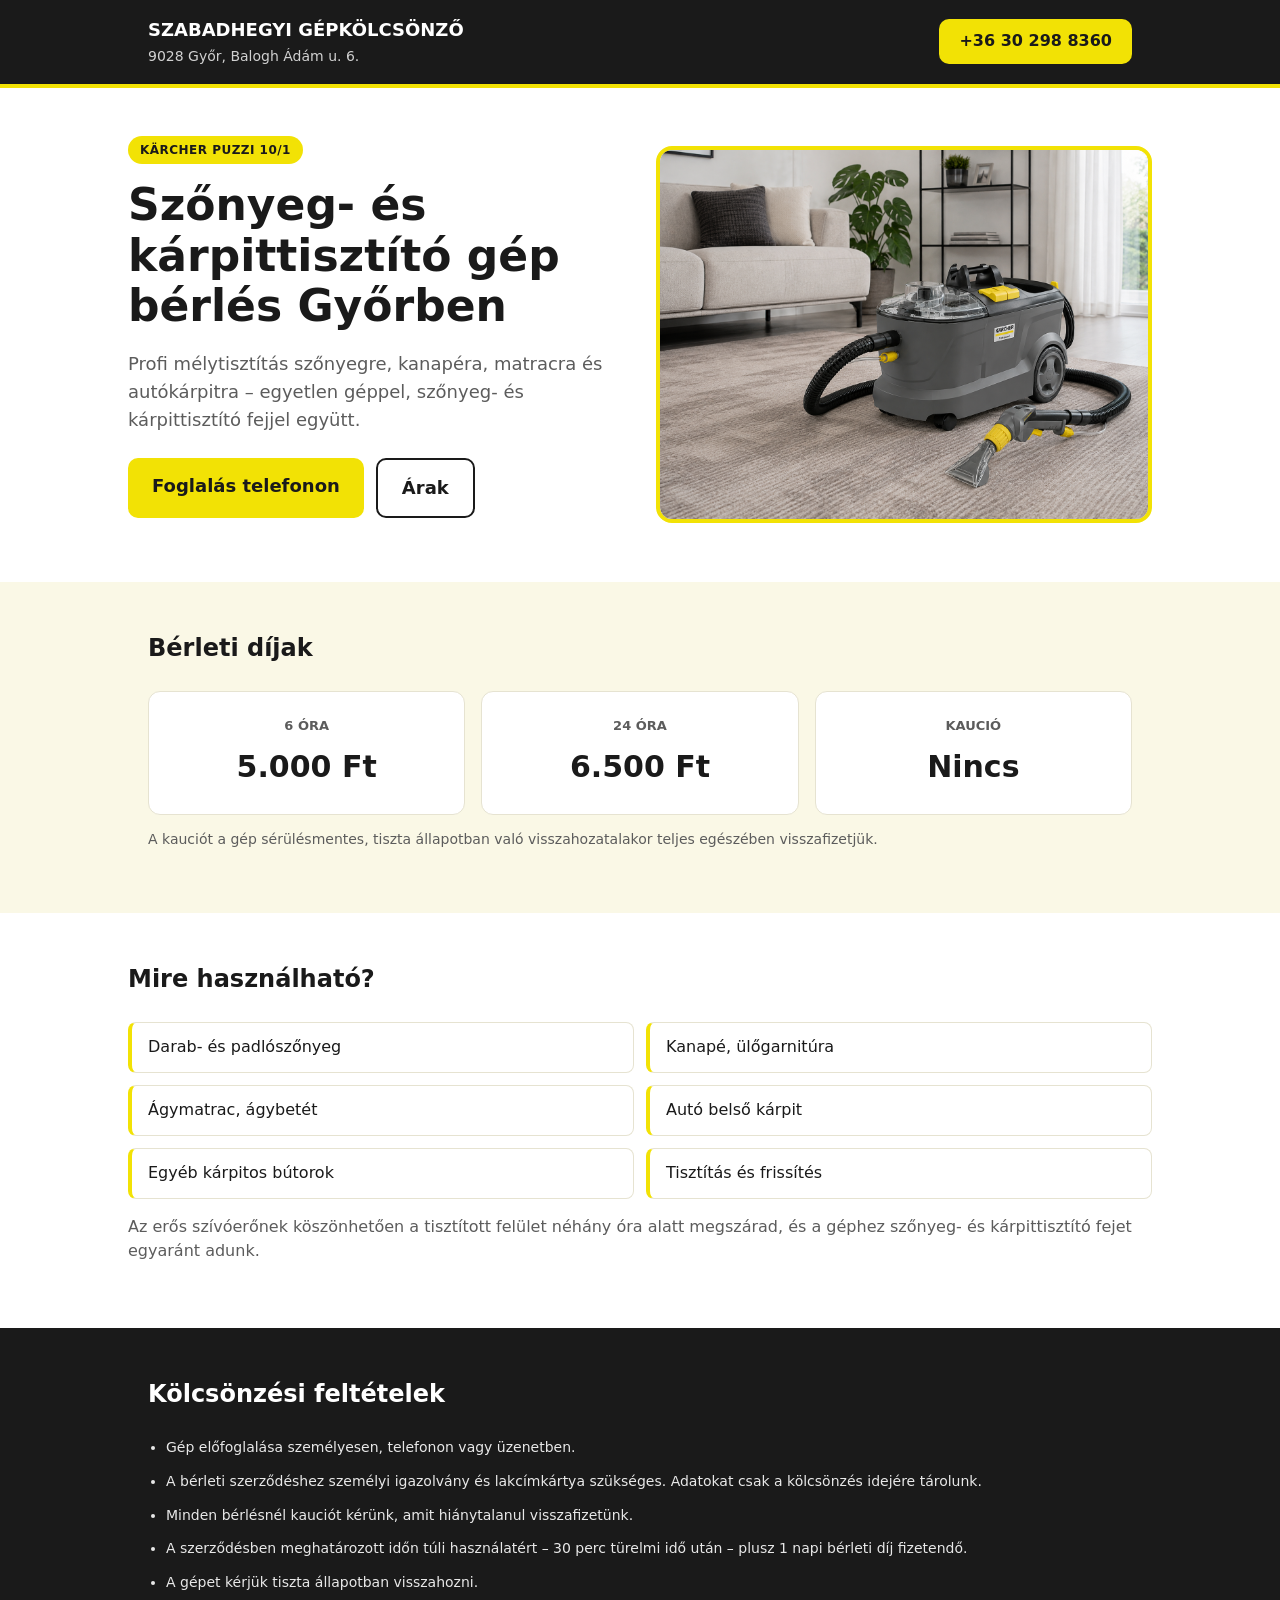
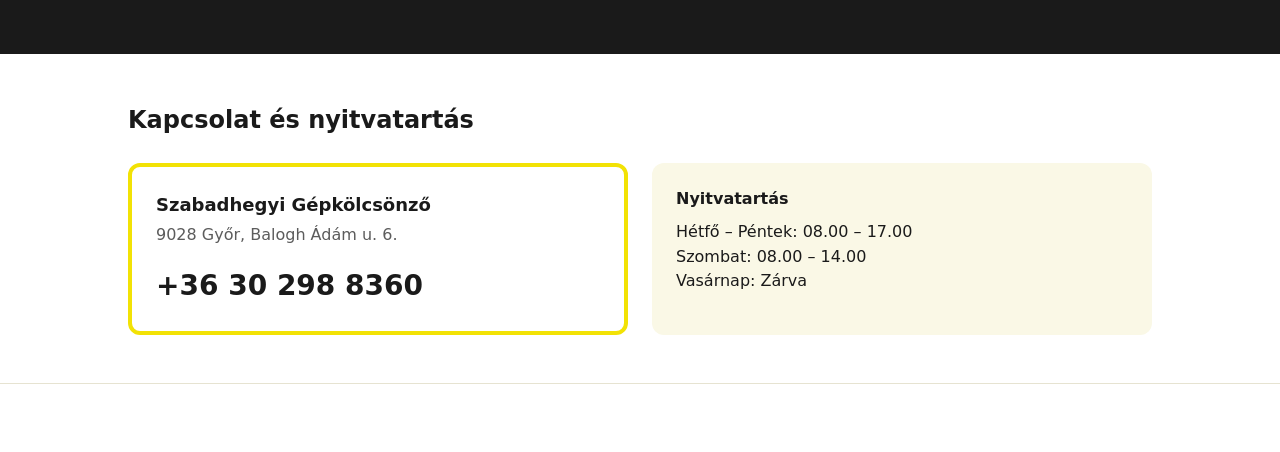
<file: public/static/index.html>
<!doctype html>
<html lang="hu">
<head>
<meta charset="utf-8" />
<meta name="viewport" content="width=device-width, initial-scale=1" />
<title>Kärcher Puzzi 10/1 bérlés Győr – Szabadhegyi Gépkölcsönző</title>
<meta name="description" content="Kärcher Puzzi 10/1 szőnyeg- és kárpittisztító gép bérlése Győrben. 6.500 Ft / 24 óra, 5.000 Ft / 6 óra. 9028 Győr, Balogh Ádám u. 6. Tel.: +36 30 298 8360." />
<meta property="og:title" content="Kärcher Puzzi 10/1 bérlés Győr" />
<meta property="og:description" content="Szőnyeg- és kárpittisztító gép kölcsönzés Győrben. 6.500 Ft / 24 óra. Hívjon: +36 30 298 8360." />
<meta property="og:type" content="website" />
<meta name="twitter:card" content="summary_large_image" />
<style>
  :root{
    --sarga:#F2E205;
    --sotet:#1A1A1A;
    --szoveg:#1A1A1A;
    --halvany:#5c5c5c;
    --hatter:#ffffff;
    --muted:#faf8e6;
    --border:#e6e3d1;
  }
  *{box-sizing:border-box}
  body{margin:0;font-family:system-ui,-apple-system,"Segoe UI",Arial,sans-serif;color:var(--szoveg);background:var(--hatter);line-height:1.55}
  .wrap{max-width:1024px;margin:0 auto;padding:0 20px}
  a{color:inherit}
  header{background:var(--sotet);color:#fff;border-bottom:4px solid var(--sarga)}
  header .wrap{display:flex;flex-wrap:wrap;gap:12px;align-items:center;justify-content:space-between;padding-top:16px;padding-bottom:16px}
  .cim{font-size:18px;font-weight:800;text-transform:uppercase;margin:0}
  .cim+p{margin:2px 0 0;font-size:14px;opacity:.8}
  .btn{display:inline-block;background:var(--sarga);color:#1A1A1A;font-weight:800;padding:10px 20px;border-radius:10px;text-decoration:none}
  .btn.nagy{padding:14px 24px;font-size:18px}
  .btn.vonal{background:transparent;border:2px solid var(--sotet);color:var(--sotet)}
  .hero{display:grid;gap:32px;align-items:center;padding:48px 0}
  .cimke{display:inline-block;background:var(--sarga);color:#1A1A1A;font-size:12px;font-weight:800;text-transform:uppercase;letter-spacing:.04em;padding:5px 12px;border-radius:999px}
  h1{font-size:34px;line-height:1.15;margin:16px 0 0;font-weight:800}
  h2{font-size:24px;font-weight:800;margin:0}
  .halvany{color:var(--halvany)}
  .hero img{width:100%;height:auto;border-radius:16px;border:4px solid var(--sarga);display:block}
  .arak{background:var(--muted);padding:48px 0}
  .grid3{display:grid;gap:16px;margin-top:24px}
  .kartya{border:1px solid var(--border);background:#fff;border-radius:12px;padding:24px;text-align:center}
  .kartya .t{font-size:13px;font-weight:700;text-transform:uppercase;color:var(--halvany);margin:0}
  .kartya .p{font-size:30px;font-weight:800;margin:8px 0 0}
  ul.lista{list-style:none;padding:0;margin:24px 0 0;display:grid;gap:12px}
  ul.lista li{border-left:4px solid var(--sarga);background:#fff;border:1px solid var(--border);border-left:4px solid var(--sarga);padding:12px 16px;border-radius:8px;font-weight:500}
  .feltetelek{background:var(--sotet);color:#fff;padding:48px 0}
  .feltetelek ul{margin:24px 0 0;padding-left:18px;font-size:14px;opacity:.9}
  .feltetelek li{margin-bottom:12px}
  .kapcsolat{display:grid;gap:24px;margin-top:24px}
  .doboz{border:4px solid var(--sarga);border-radius:12px;padding:24px}
  .doboz.szurke{border:0;background:var(--muted)}
  .tel{display:block;margin-top:16px;font-size:28px;font-weight:800;text-decoration:none}
  section.padded{padding:48px 0}
  footer{border-top:1px solid var(--border);padding:24px 0;text-align:center;font-size:13px;color:var(--halvany)}
  @media(min-width:760px){
    .hero{grid-template-columns:1fr 1fr}
    h1{font-size:44px}
    .grid3{grid-template-columns:repeat(3,1fr)}
    ul.lista{grid-template-columns:1fr 1fr}
    .kapcsolat{grid-template-columns:1fr 1fr}
  }
</style>
</head>
<body>
<header>
  <div class="wrap">
    <div>
      <p class="cim">Szabadhegyi Gépkölcsönző</p>
      <p>9028 Győr, Balogh Ádám u. 6.</p>
    </div>
    <a class="btn" href="tel:+36302988360">+36 30 298 8360</a>
  </div>
</header>

<main>
  <section class="wrap hero">
    <div>
      <span class="cimke">Kärcher Puzzi 10/1</span>
      <h1>Szőnyeg- és kárpittisztító gép bérlés Győrben</h1>
      <p class="halvany" style="font-size:18px">Profi mélytisztítás szőnyegre, kanapéra, matracra és autókárpitra – egyetlen géppel, szőnyeg- és kárpittisztító fejjel együtt.</p>
      <p style="display:flex;flex-wrap:wrap;gap:12px;margin-top:24px">
        <a class="btn nagy" href="tel:+36302988360">Foglalás telefonon</a>
        <a class="btn nagy vonal" href="#arak">Árak</a>
      </p>
    </div>
    <img src="puzzi-hero.png" width="1441" height="1092" alt="Kärcher Puzzi 10/1 szőnyeg- és kárpittisztító gép bérlés Győr" />
  </section>

  <section id="arak" class="arak">
    <div class="wrap">
      <h2>Bérleti díjak</h2>
      <div class="grid3">
        <div class="kartya"><p class="t">6 ÓRA</p><p class="p">5.000 Ft</p></div>
        <div class="kartya"><p class="t">24 óra</p><p class="p">6.500 Ft</p></div>
        <div class="kartya"><p class="t">Kaució</p><p class="p">Nincs</p></div>
      </div>
      <p class="halvany" style="font-size:14px">A kauciót a gép sérülésmentes, tiszta állapotban való visszahozatalakor teljes egészében visszafizetjük.</p>
    </div>
  </section>

  <section class="wrap padded">
    <h2>Mire használható?</h2>
    <ul class="lista">
      <li>Darab- és padlószőnyeg</li>
      <li>Kanapé, ülőgarnitúra</li>
      <li>Ágymatrac, ágybetét</li>
      <li>Autó belső kárpit</li>
      <li>Egyéb kárpitos bútorok</li>
      <li>Tisztítás és frissítés</li>
    </ul>
    <p class="halvany">Az erős szívóerőnek köszönhetően a tisztított felület néhány óra alatt megszárad, és a géphez szőnyeg- és kárpittisztító fejet egyaránt adunk.</p>
  </section>

  <section class="feltetelek">
    <div class="wrap">
      <h2>Kölcsönzési feltételek</h2>
      <ul>
        <li>Gép előfoglalása személyesen, telefonon vagy üzenetben.</li>
        <li>A bérleti szerződéshez személyi igazolvány és lakcímkártya szükséges. Adatokat csak a kölcsönzés idejére tárolunk.</li>
        <li>Minden bérlésnél kauciót kérünk, amit hiánytalanul visszafizetünk.</li>
        <li>A szerződésben meghatározott időn túli használatért – 30 perc türelmi idő után – plusz 1 napi bérleti díj fizetendő.</li>
        <li>A gépet kérjük tiszta állapotban visszahozni.</li>
      </ul>
    </div>
  </section>

  <section class="wrap padded">
    <h2>Kapcsolat és nyitvatartás</h2>
    <div class="kapcsolat">
      <div class="doboz">
        <p style="font-size:18px;font-weight:700;margin:0">Szabadhegyi Gépkölcsönző</p>
        <p class="halvany" style="margin:4px 0 0">9028 Győr, Balogh Ádám u. 6.</p>
        <a class="tel" href="tel:+36302988360">+36 30 298 8360</a>
      </div>
      <div class="doboz szurke">
        <p style="font-weight:700;margin:0">Nyitvatartás</p>
        <p style="margin:8px 0 0">Hétfő – Péntek: 08.00 – 17.00</p>
        <p style="margin:0">Szombat: 08.00 – 14.00</p>
        <p style="margin:0">Vasárnap: Zárva</p>
      </div>
    </div>
  </section>
</main>

<footer>&nbsp;</footer>
</body>
</html>
</file>
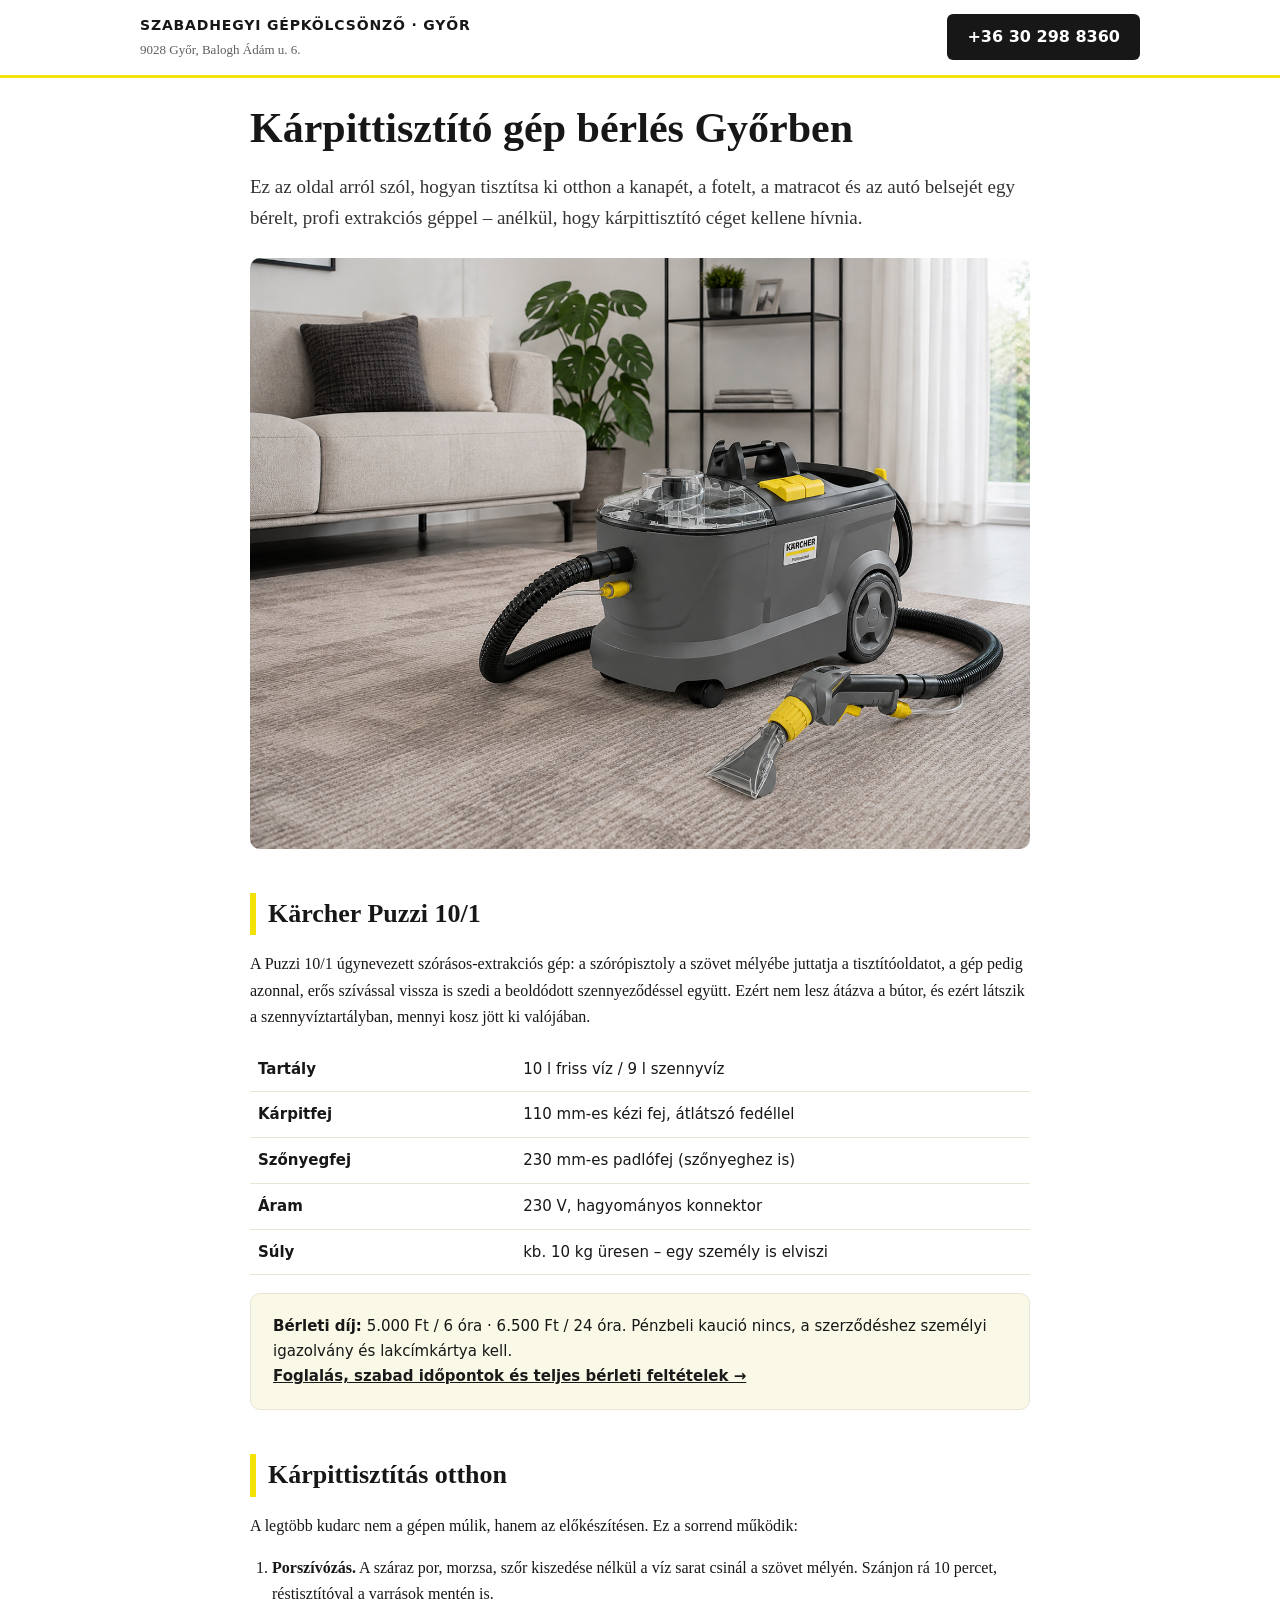
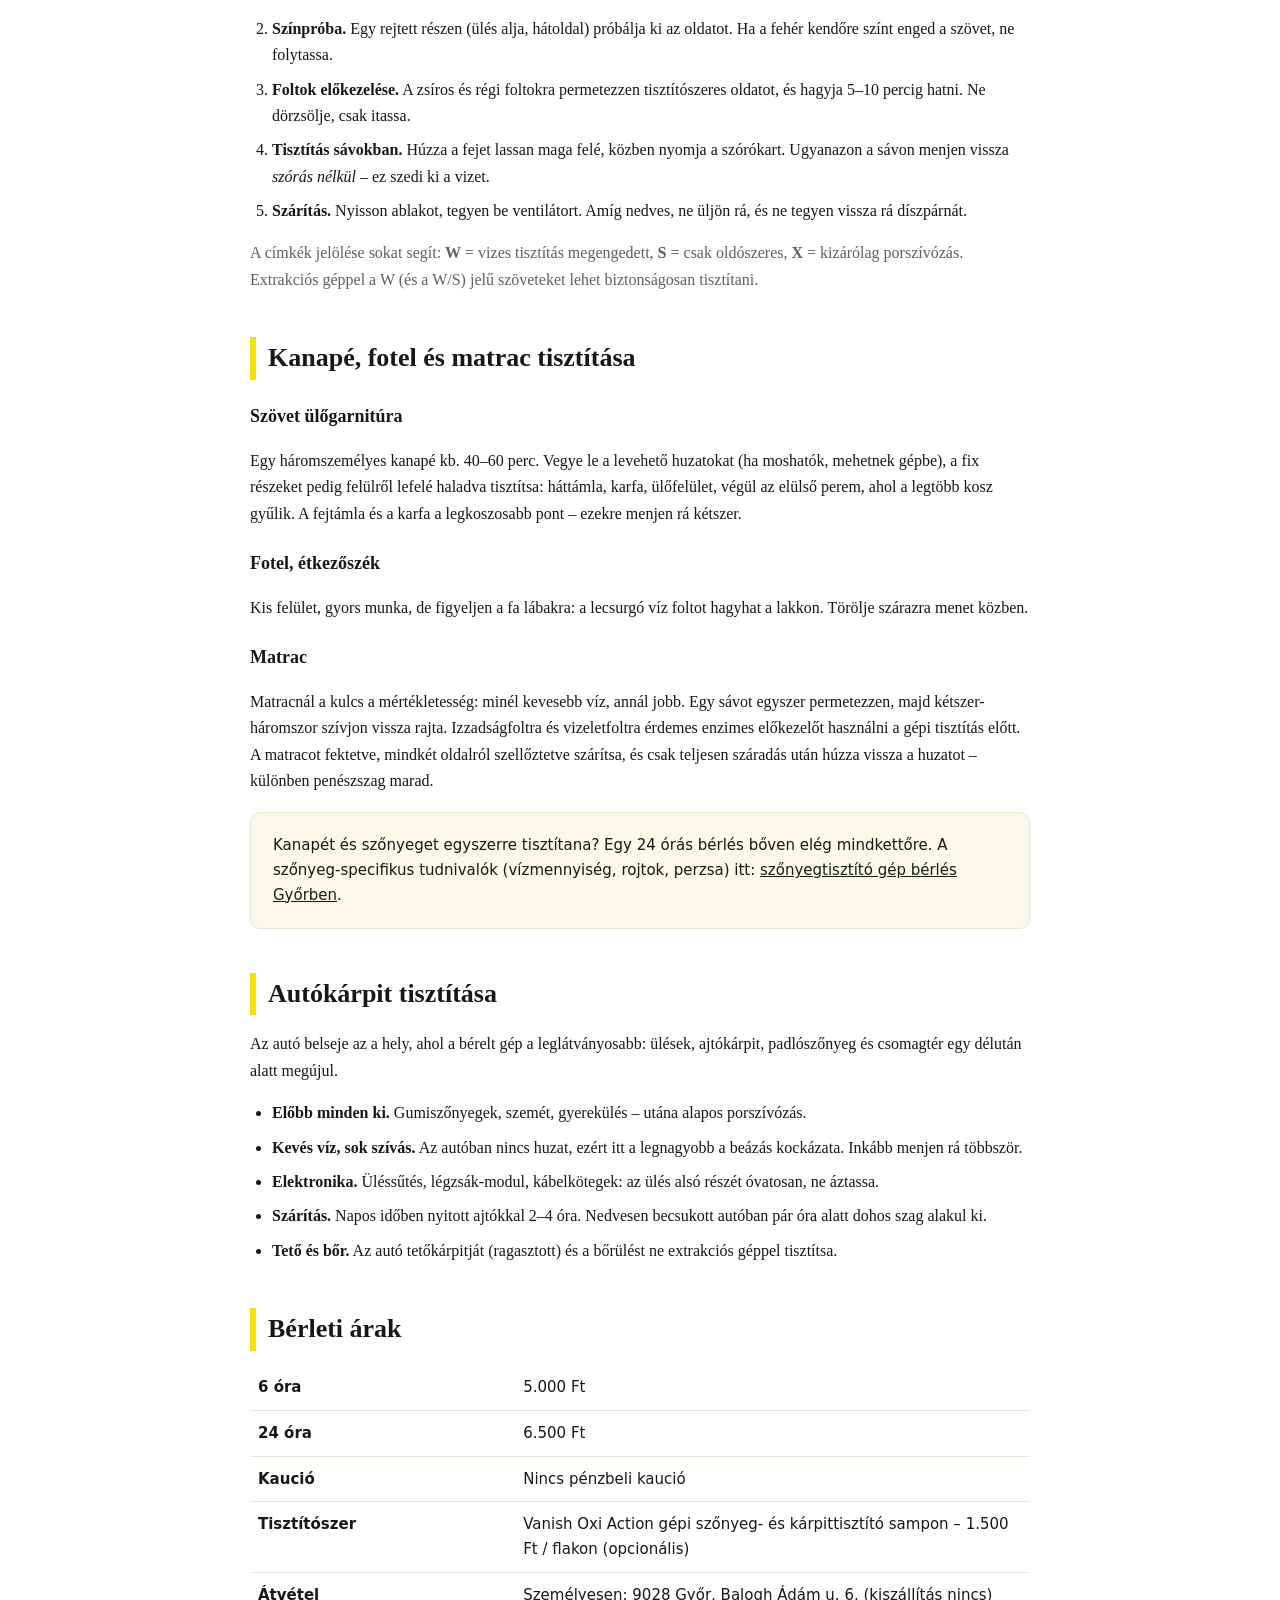
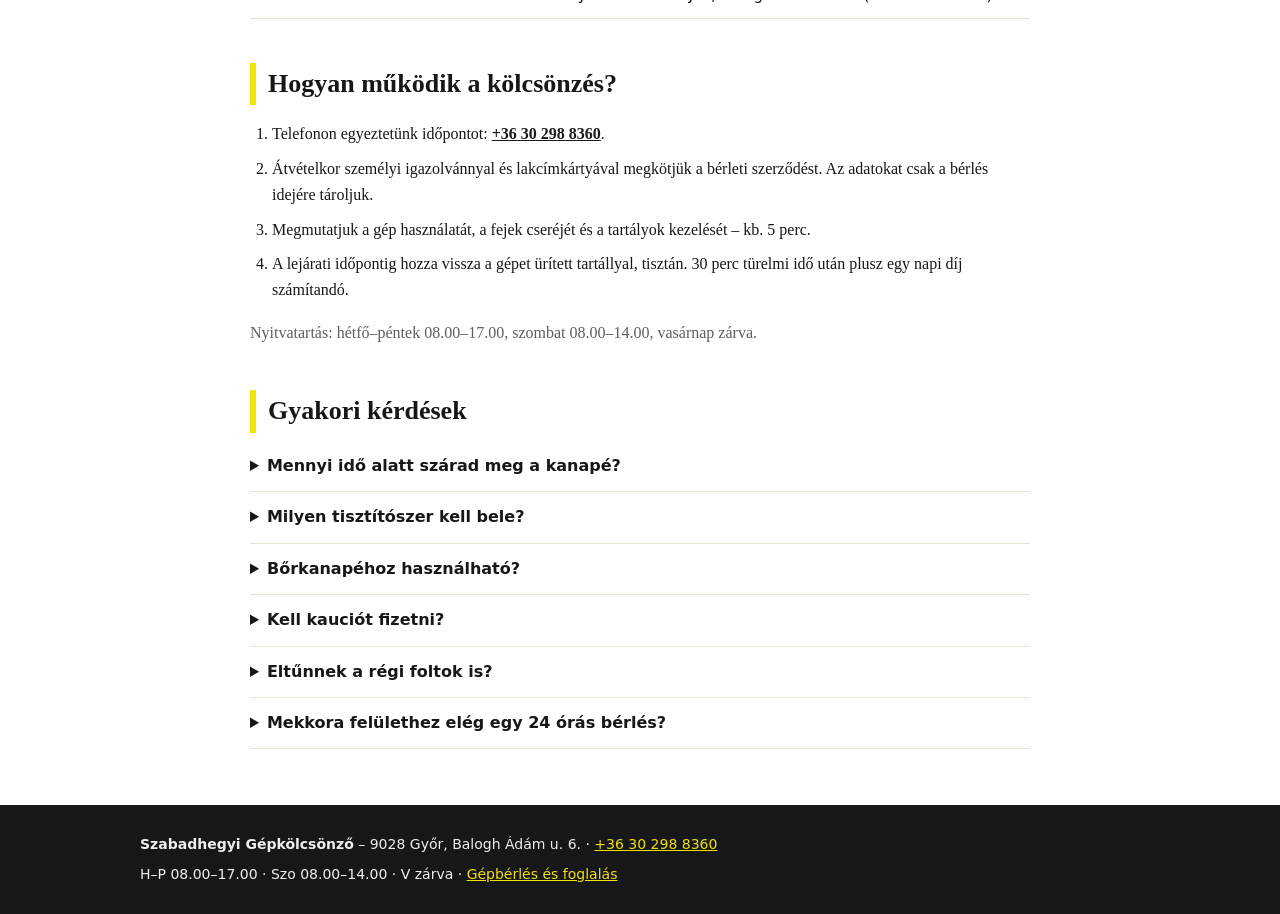
<file: public/static/sites/karpittisztito-gyor.hu/index.html>
<!doctype html>
<html lang="hu">
<head>
<meta charset="utf-8" />
<meta name="viewport" content="width=device-width, initial-scale=1" />
<meta name="robots" content="index, follow" />
<link rel="canonical" href="https://karpittisztito-gyor.hu/" />
<title>Kárpittisztító gép bérlés Győr | Kärcher Puzzi 10/1</title>
<meta name="description" content="Kárpittisztító gép bérlés Győrben: Kärcher Puzzi 10/1 kanapéhoz, fotelhez, matrachoz és autókárpithoz. 5.000 Ft / 6 óra, 6.500 Ft / 24 óra, pénzbeli kaució nélkül. +36 30 298 8360." />
<meta property="og:title" content="Kárpittisztító gép bérlés Győrben – Kärcher Puzzi 10/1" />
<meta property="og:description" content="Kanapé, matrac és autókárpit mélytisztítása bérelt Puzzi 10/1 géppel Győrben." />
<meta property="og:type" content="website" />
<meta property="og:url" content="https://karpittisztito-gyor.hu/" />
<meta name="twitter:card" content="summary_large_image" />
<style>
:root{--sarga:#F2E205;--sotet:#171717;--halvany:#5f5f5f;--vonal:#e8e5d4;--muted:#faf8e6}
*{box-sizing:border-box}
body{margin:0;font-family:Georgia,"Times New Roman",serif;color:var(--sotet);background:#fff;line-height:1.65}
.wrap{max-width:820px;margin:0 auto;padding:0 20px}
.szeles{max-width:1040px}
a{color:#1a1a1a}
header{background:#fff;border-bottom:3px solid var(--sarga)}
header .wrap{display:flex;flex-wrap:wrap;gap:10px;justify-content:space-between;align-items:center;padding:14px 20px}
.nev{font-family:system-ui,Arial,sans-serif;font-weight:800;text-transform:uppercase;letter-spacing:.06em;font-size:14px;margin:0}
.mini{font-size:13px;color:var(--halvany);margin:2px 0 0}
.btn{font-family:system-ui,Arial,sans-serif;display:inline-block;background:var(--sotet);color:#fff;font-weight:800;padding:10px 20px;border-radius:6px;text-decoration:none}
.btn.sarga{background:var(--sarga);color:var(--sotet)}
h1{font-size:clamp(30px,4.4vw,42px);line-height:1.15;margin:26px 0 0}
h2{font-size:26px;margin:44px 0 8px;border-left:6px solid var(--sarga);padding-left:12px}
h3{font-size:18px;margin:22px 0 4px}
.lead{font-size:19px;color:#333}
.halvany{color:var(--halvany)}
img.kep{width:100%;height:auto;border-radius:10px;display:block;margin:24px 0}
.doboz{background:var(--muted);border:1px solid var(--vonal);border-radius:10px;padding:20px 22px;margin-top:18px;font-family:system-ui,Arial,sans-serif;font-size:15px}
table{width:100%;border-collapse:collapse;margin-top:14px;font-family:system-ui,Arial,sans-serif;font-size:15px}
th,td{text-align:left;padding:10px 8px;border-bottom:1px solid var(--vonal);vertical-align:top}
th{width:34%}
ul,ol{padding-left:22px}
li{margin-bottom:8px}
details{border-bottom:1px solid var(--vonal);padding:12px 0}
summary{font-weight:700;cursor:pointer;font-family:system-ui,Arial,sans-serif}
details p{margin:8px 0 0;font-size:16px}
footer{margin-top:56px;background:var(--sotet);color:#eee;padding:28px 0;font-family:system-ui,Arial,sans-serif;font-size:14px}
footer a{color:var(--sarga)}
</style>
<script type="application/ld+json">
{
  "@context":"https://schema.org",
  "@type":"LocalBusiness",
  "@id":"https://karpittisztito-gyor.hu/#business",
  "name":"Szabadhegyi Gépkölcsönző",
  "url":"https://karpittisztito-gyor.hu/",
  "telephone":"+36302988360",
  "image":"https://karpittisztito-gyor.hu/puzzi-hero.png",
  "address":{"@type":"PostalAddress","streetAddress":"Balogh Ádám u. 6.","addressLocality":"Győr","postalCode":"9028","addressCountry":"HU"},
  "areaServed":{"@type":"City","name":"Győr"},
  "priceRange":"5000-6500 HUF",
  "openingHoursSpecification":[
    {"@type":"OpeningHoursSpecification","dayOfWeek":["Monday","Tuesday","Wednesday","Thursday","Friday"],"opens":"08:00","closes":"17:00"},
    {"@type":"OpeningHoursSpecification","dayOfWeek":"Saturday","opens":"08:00","closes":"14:00"}
  ]
}
</script>
<script type="application/ld+json">
{
  "@context":"https://schema.org",
  "@type":"FAQPage",
  "mainEntity":[
    {"@type":"Question","name":"Mennyi idő alatt szárad meg a kanapé?","acceptedAnswer":{"@type":"Answer","text":"Szellőztetett szobában általában 3–6 óra. Vastag habszivacs ülőpárnánál akár 8–12 óra is lehet, ezért érdemes reggel nekiállni."}},
    {"@type":"Question","name":"Kell hozzá tisztítószer?","acceptedAnswer":{"@type":"Answer","text":"Alacsony habzású, gépi kárpittisztító szer kell. Nálunk Vanish Oxi Action gépi sampon kapható 1.500 Ft/flakon áron, de saját gépi szert is használhat. Mosogatószert vagy szőnyeghabot ne tegyen a tartályba."}},
    {"@type":"Question","name":"Kell kauciót fizetni?","acceptedAnswer":{"@type":"Answer","text":"Nem, pénzbeli kauciót nem kérünk. A bérleti szerződéshez érvényes személyi igazolvány és lakcímkártya szükséges."}},
    {"@type":"Question","name":"Bőrkanapéhoz jó a gép?","acceptedAnswer":{"@type":"Answer","text":"Nem. A Puzzi extrakciós gép szövet, mikroszálas és plüss kárpithoz készült. Valódi bőrt, műbőrt és velúrbőrt ne tisztítson vele."}}
  ]
}
</script>
</head>
<body>
<header>
  <div class="wrap szeles">
    <div>
      <p class="nev">Szabadhegyi Gépkölcsönző · Győr</p>
      <p class="mini">9028 Győr, Balogh Ádám u. 6.</p>
    </div>
    <a class="btn" href="tel:+36302988360">+36 30 298 8360</a>
  </div>
</header>

<main class="wrap">
  <h1>Kárpittisztító gép bérlés Győrben</h1>
  <p class="lead">Ez az oldal arról szól, hogyan tisztítsa ki otthon a kanapét, a fotelt, a matracot és az autó belsejét egy bérelt, profi extrakciós géppel – anélkül, hogy kárpittisztító céget kellene hívnia.</p>
  <img class="kep" src="puzzi-hero.png" width="1441" height="1092" alt="Kärcher Puzzi 10/1 kárpittisztító gép bérlés Győr" />

  <h2>Kärcher Puzzi 10/1</h2>
  <p>A Puzzi 10/1 úgynevezett szórásos-extrakciós gép: a szórópisztoly a szövet mélyébe juttatja a tisztítóoldatot, a gép pedig azonnal, erős szívással vissza is szedi a beoldódott szennyeződéssel együtt. Ezért nem lesz átázva a bútor, és ezért látszik a szennyvíztartályban, mennyi kosz jött ki valójában.</p>
  <table>
    <tr><th>Tartály</th><td>10 l friss víz / 9 l szennyvíz</td></tr>
    <tr><th>Kárpitfej</th><td>110 mm-es kézi fej, átlátszó fedéllel</td></tr>
    <tr><th>Szőnyegfej</th><td>230 mm-es padlófej (szőnyeghez is)</td></tr>
    <tr><th>Áram</th><td>230 V, hagyományos konnektor</td></tr>
    <tr><th>Súly</th><td>kb. 10 kg üresen – egy személy is elviszi</td></tr>
  </table>
  <div class="doboz">
    <strong>Bérleti díj:</strong> 5.000 Ft / 6 óra · 6.500 Ft / 24 óra. Pénzbeli kaució nincs, a szerződéshez személyi igazolvány és lakcímkártya kell.
    <br><a href="https://takaritogep-berles-gyor.hu/" style="font-weight:700">Foglalás, szabad időpontok és teljes bérleti feltételek →</a>
  </div>

  <h2>Kárpittisztítás otthon</h2>
  <p>A legtöbb kudarc nem a gépen múlik, hanem az előkészítésen. Ez a sorrend működik:</p>
  <ol>
    <li><strong>Porszívózás.</strong> A száraz por, morzsa, szőr kiszedése nélkül a víz sarat csinál a szövet mélyén. Szánjon rá 10 percet, réstisztítóval a varrások mentén is.</li>
    <li><strong>Színpróba.</strong> Egy rejtett részen (ülés alja, hátoldal) próbálja ki az oldatot. Ha a fehér kendőre színt enged a szövet, ne folytassa.</li>
    <li><strong>Foltok előkezelése.</strong> A zsíros és régi foltokra permetezzen tisztítószeres oldatot, és hagyja 5–10 percig hatni. Ne dörzsölje, csak itassa.</li>
    <li><strong>Tisztítás sávokban.</strong> Húzza a fejet lassan maga felé, közben nyomja a szórókart. Ugyanazon a sávon menjen vissza <em>szórás nélkül</em> – ez szedi ki a vizet.</li>
    <li><strong>Szárítás.</strong> Nyisson ablakot, tegyen be ventilátort. Amíg nedves, ne üljön rá, és ne tegyen vissza rá díszpárnát.</li>
  </ol>
  <p class="halvany">A címkék jelölése sokat segít: <strong>W</strong> = vizes tisztítás megengedett, <strong>S</strong> = csak oldószeres, <strong>X</strong> = kizárólag porszívózás. Extrakciós géppel a W (és a W/S) jelű szöveteket lehet biztonságosan tisztítani.</p>

  <h2>Kanapé, fotel és matrac tisztítása</h2>
  <h3>Szövet ülőgarnitúra</h3>
  <p>Egy háromszemélyes kanapé kb. 40–60 perc. Vegye le a levehető huzatokat (ha moshatók, mehetnek gépbe), a fix részeket pedig felülről lefelé haladva tisztítsa: háttámla, karfa, ülőfelület, végül az elülső perem, ahol a legtöbb kosz gyűlik. A fejtámla és a karfa a legkoszosabb pont – ezekre menjen rá kétszer.</p>
  <h3>Fotel, étkezőszék</h3>
  <p>Kis felület, gyors munka, de figyeljen a fa lábakra: a lecsurgó víz foltot hagyhat a lakkon. Törölje szárazra menet közben.</p>
  <h3>Matrac</h3>
  <p>Matracnál a kulcs a mértékletesség: minél kevesebb víz, annál jobb. Egy sávot egyszer permetezzen, majd kétszer-háromszor szívjon vissza rajta. Izzadságfoltra és vizeletfoltra érdemes enzimes előkezelőt használni a gépi tisztítás előtt. A matracot fektetve, mindkét oldalról szellőztetve szárítsa, és csak teljesen száradás után húzza vissza a huzatot – különben penészszag marad.</p>
  <div class="doboz">Kanapét és szőnyeget egyszerre tisztítana? Egy 24 órás bérlés bőven elég mindkettőre. A szőnyeg-specifikus tudnivalók (vízmennyiség, rojtok, perzsa) itt: <a href="https://szonyegtisztito-gyor.hu/">szőnyegtisztító gép bérlés Győrben</a>.</div>

  <h2>Autókárpit tisztítása</h2>
  <p>Az autó belseje az a hely, ahol a bérelt gép a leglátványosabb: ülések, ajtókárpit, padlószőnyeg és csomagtér egy délután alatt megújul.</p>
  <ul>
    <li><strong>Előbb minden ki.</strong> Gumiszőnyegek, szemét, gyerekülés – utána alapos porszívózás.</li>
    <li><strong>Kevés víz, sok szívás.</strong> Az autóban nincs huzat, ezért itt a legnagyobb a beázás kockázata. Inkább menjen rá többször.</li>
    <li><strong>Elektronika.</strong> Üléssűtés, légzsák-modul, kábelkötegek: az ülés alsó részét óvatosan, ne áztassa.</li>
    <li><strong>Szárítás.</strong> Napos időben nyitott ajtókkal 2–4 óra. Nedvesen becsukott autóban pár óra alatt dohos szag alakul ki.</li>
    <li><strong>Tető és bőr.</strong> Az autó tetőkárpitját (ragasztott) és a bőrülést ne extrakciós géppel tisztítsa.</li>
  </ul>

  <h2>Bérleti árak</h2>
  <table>
    <tr><th>6 óra</th><td>5.000 Ft</td></tr>
    <tr><th>24 óra</th><td>6.500 Ft</td></tr>
    <tr><th>Kaució</th><td>Nincs pénzbeli kaució</td></tr>
    <tr><th>Tisztítószer</th><td>Vanish Oxi Action gépi szőnyeg- és kárpittisztító sampon – 1.500 Ft / flakon (opcionális)</td></tr>
    <tr><th>Átvétel</th><td>Személyesen: 9028 Győr, Balogh Ádám u. 6. (kiszállítás nincs)</td></tr>
  </table>

  <h2>Hogyan működik a kölcsönzés?</h2>
  <ol>
    <li>Telefonon egyeztetünk időpontot: <a href="tel:+36302988360"><strong>+36 30 298 8360</strong></a>.</li>
    <li>Átvételkor személyi igazolvánnyal és lakcímkártyával megkötjük a bérleti szerződést. Az adatokat csak a bérlés idejére tároljuk.</li>
    <li>Megmutatjuk a gép használatát, a fejek cseréjét és a tartályok kezelését – kb. 5 perc.</li>
    <li>A lejárati időpontig hozza vissza a gépet ürített tartállyal, tisztán. 30 perc türelmi idő után plusz egy napi díj számítandó.</li>
  </ol>
  <p class="halvany">Nyitvatartás: hétfő–péntek 08.00–17.00, szombat 08.00–14.00, vasárnap zárva.</p>

  <h2>Gyakori kérdések</h2>
  <details><summary>Mennyi idő alatt szárad meg a kanapé?</summary><p>Szellőztetett szobában 3–6 óra. Vastag habszivacs ülőpárnánál 8–12 óra is lehet, ezért reggel érdemes kezdeni.</p></details>
  <details><summary>Milyen tisztítószer kell bele?</summary><p>Alacsony habzású, gépi kárpittisztító. Nálunk Vanish Oxi Action gépi sampon kapható 1.500 Ft/flakon áron, de saját gépi szert is hozhat. Mosogatószert, szőnyeghabot vagy hajsampont soha ne öntsön a tartályba – tönkreteszi a szívóegységet és habzáskor a bútorban marad.</p></details>
  <details><summary>Bőrkanapéhoz használható?</summary><p>Nem. Valódi bőr, műbőr és velúrbőr esetén maradjon a száraz törlésnél és a bőrápolónál.</p></details>
  <details><summary>Kell kauciót fizetni?</summary><p>Nem. Pénzbeli kauciót nem kérünk; személyi igazolvány és lakcímkártya kell a szerződéshez.</p></details>
  <details><summary>Eltűnnek a régi foltok is?</summary><p>A friss szennyeződések és az általános kosz nagy része igen. A több éve beszáradt festék-, tinta-, rozsda- és hajfestékfolt, illetve a szövet napszítta elszíneződése géppel sem hozható vissza.</p></details>
  <details><summary>Mekkora felülethez elég egy 24 órás bérlés?</summary><p>Tapasztalat szerint egy átlagos lakás összes szőnyege plusz egy ülőgarnitúra kényelmesen belefér.</p></details>
</main>

<footer>
  <div class="wrap szeles">
    <p style="margin:0"><strong>Szabadhegyi Gépkölcsönző</strong> – 9028 Győr, Balogh Ádám u. 6. · <a href="tel:+36302988360">+36 30 298 8360</a></p>
    <p style="margin:6px 0 0">H–P 08.00–17.00 · Szo 08.00–14.00 · V zárva · <a href="https://takaritogep-berles-gyor.hu/">Gépbérlés és foglalás</a></p>
  </div>
</footer>
</body>
</html>
</file>
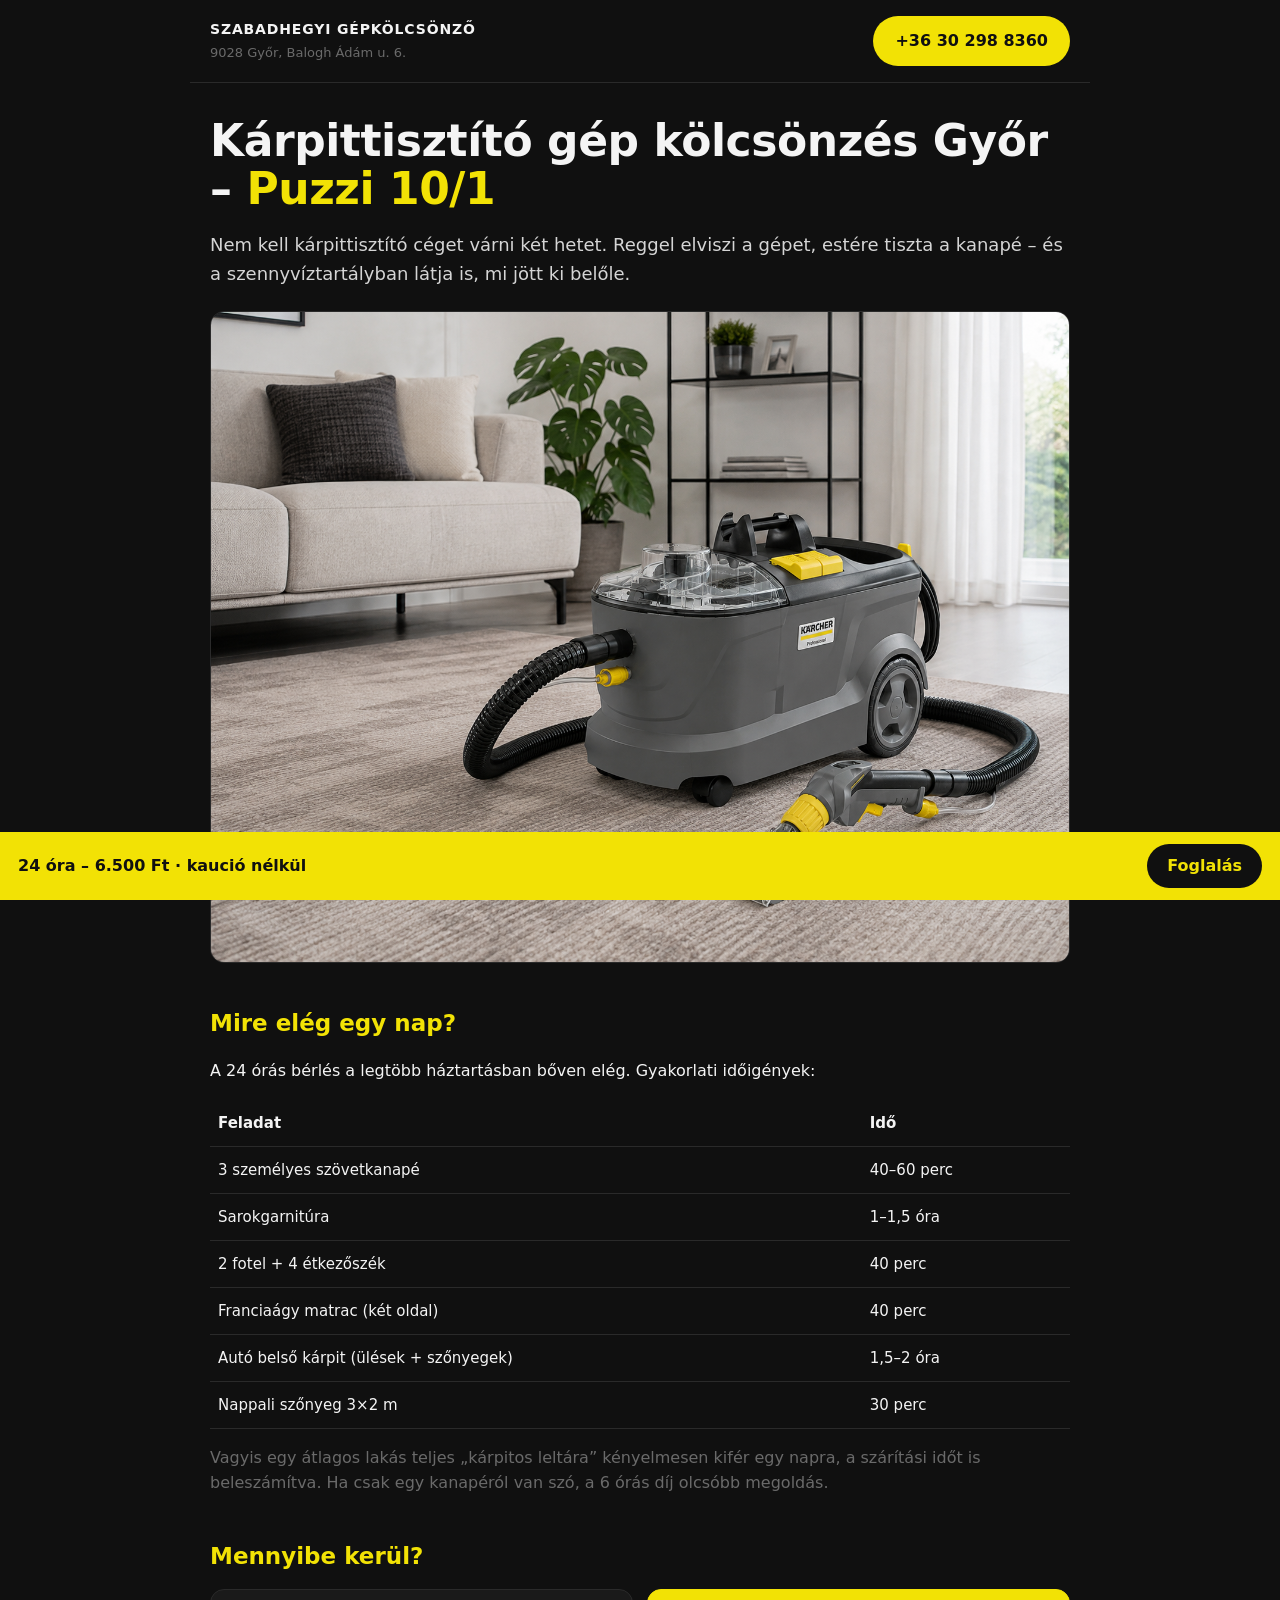
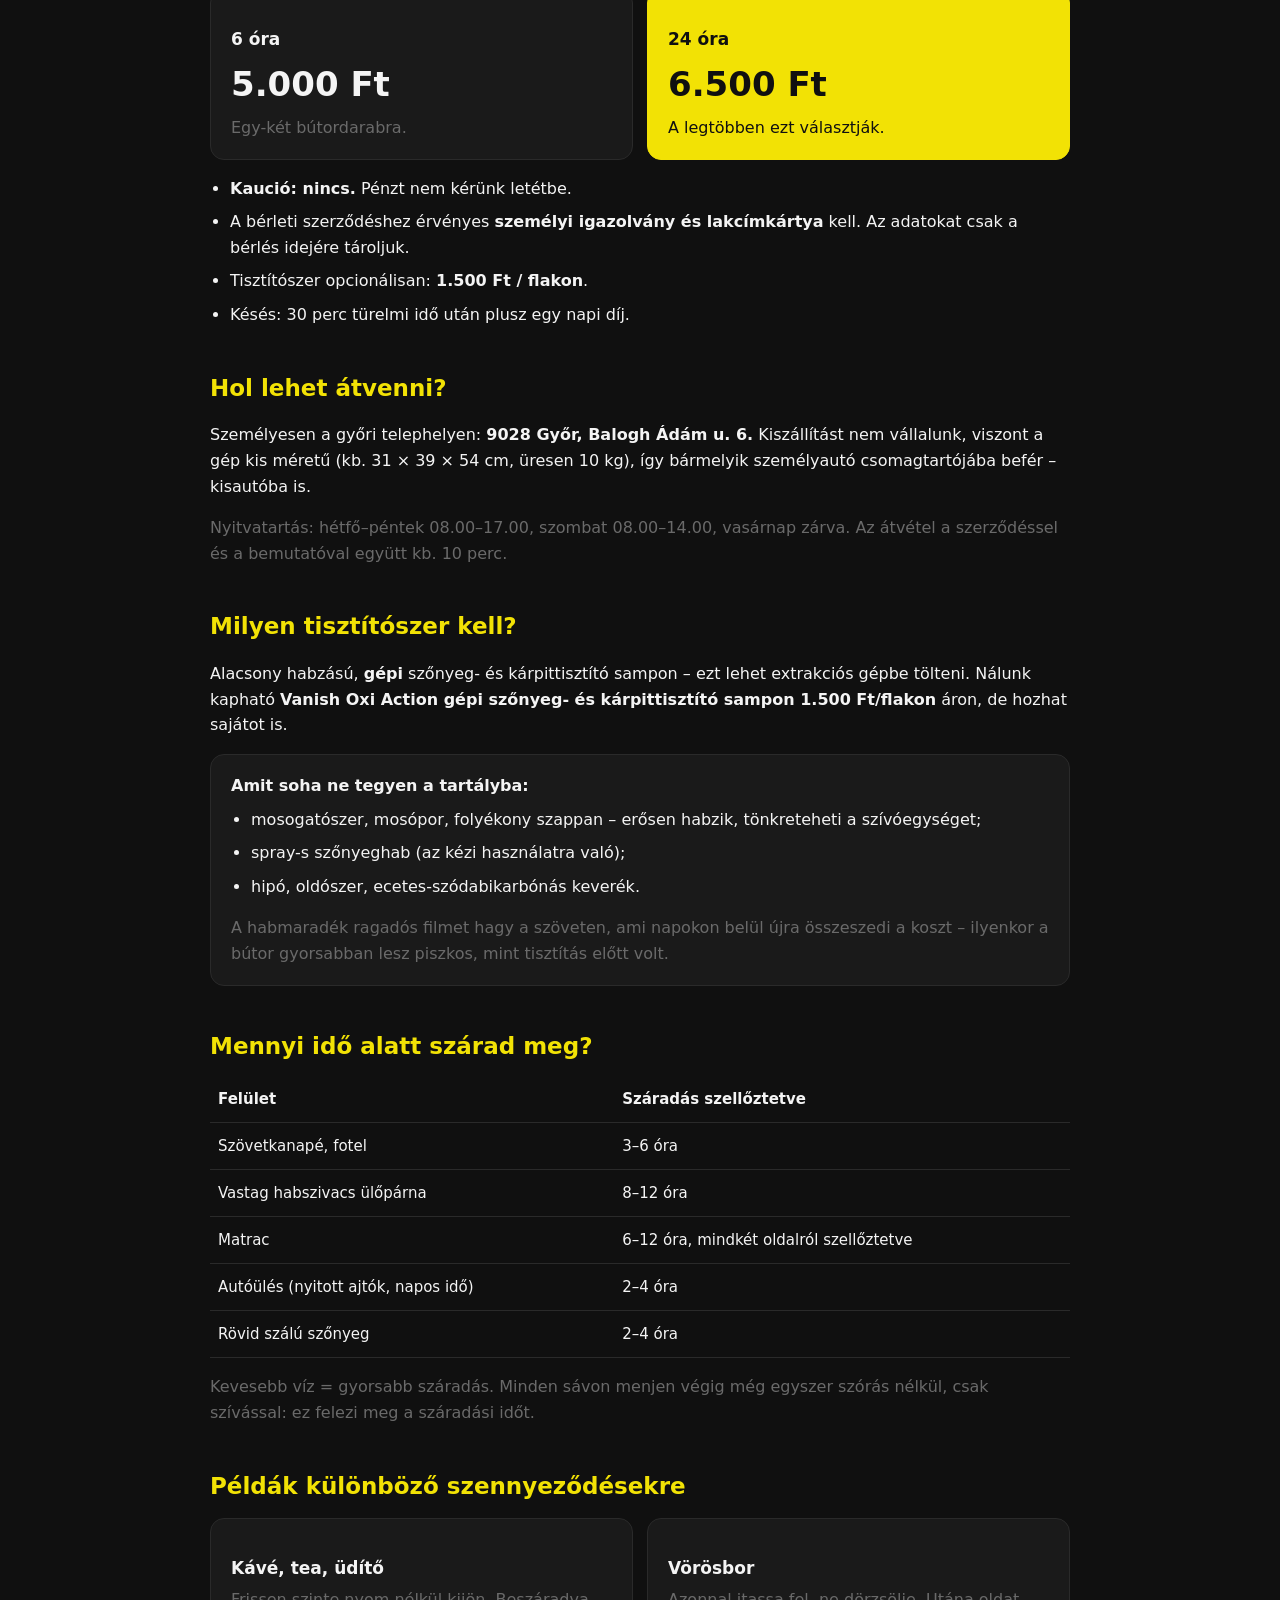
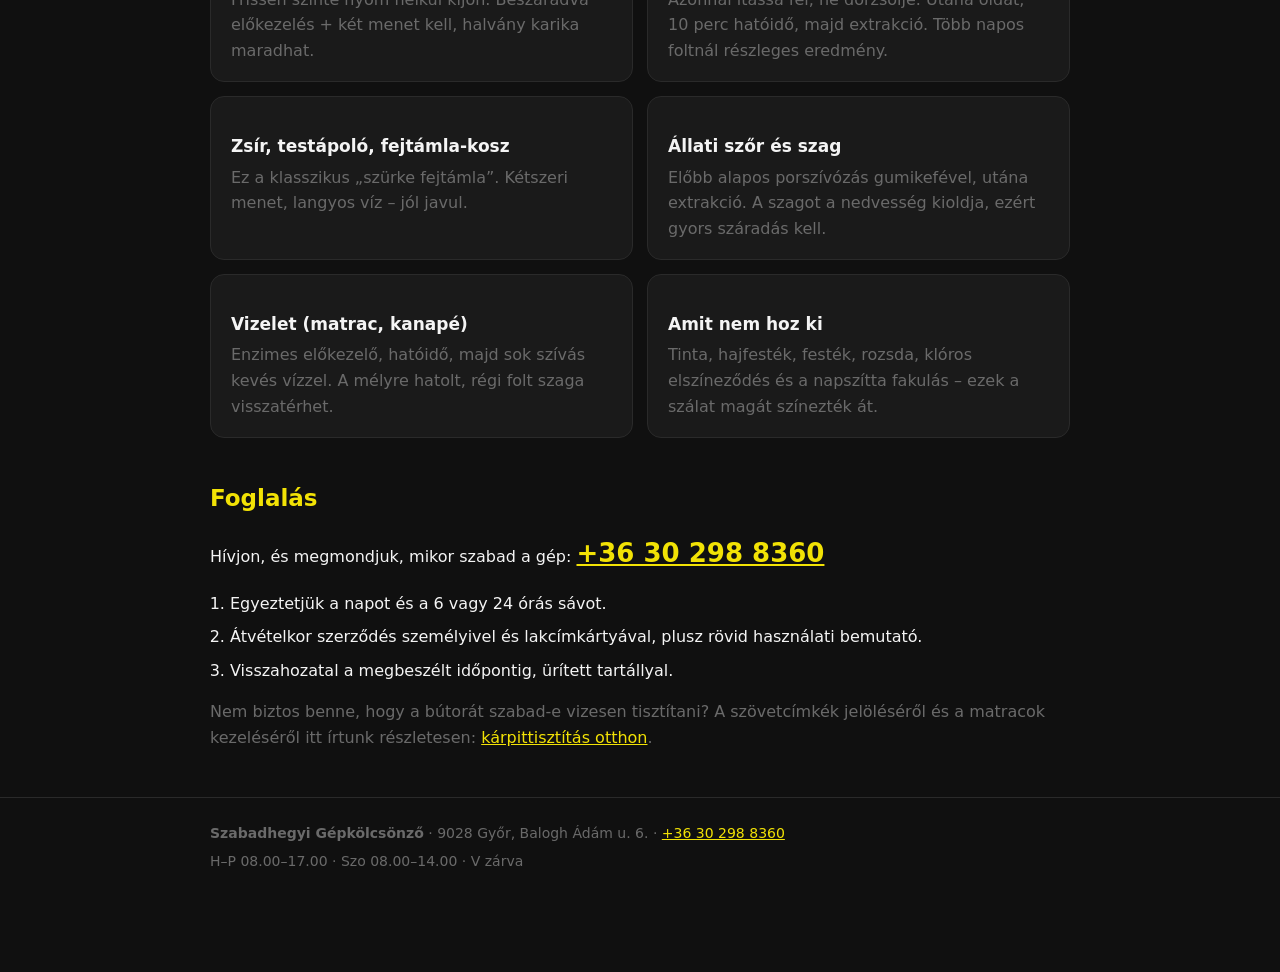
<file: public/static/sites/karpittisztitogep-berbe-gyor.hu/index.html>
<!doctype html>
<html lang="hu">
<head>
<meta charset="utf-8" />
<meta name="viewport" content="width=device-width, initial-scale=1" />
<meta name="robots" content="index, follow" />
<link rel="canonical" href="https://karpittisztitogep-berbe-gyor.hu/" />
<title>Kárpittisztító gép kölcsönzés Győr – Puzzi 10/1</title>
<meta name="description" content="Kárpittisztító gép kölcsönzés Győrben. Mire elég egy nap, mennyibe kerül, hol veheti át, milyen szer kell, mennyi idő alatt szárad. 6.500 Ft / 24 óra. Foglalás: +36 30 298 8360." />
<meta property="og:title" content="Kárpittisztító gép kölcsönzés Győr – Puzzi 10/1" />
<meta property="og:description" content="Egy nap, egy gép, tiszta kanapé. Átvétel Győrben, pénzbeli kaució nélkül." />
<meta property="og:type" content="website" />
<meta property="og:url" content="https://karpittisztitogep-berbe-gyor.hu/" />
<meta name="twitter:card" content="summary_large_image" />
<style>
:root{--sarga:#F2E205;--sotet:#101010;--halvany:#6a6a6a;--vonal:#2a2a2a}
*{box-sizing:border-box}
body{margin:0;background:var(--sotet);color:#f4f4f4;font-family:system-ui,-apple-system,"Segoe UI",Arial,sans-serif;line-height:1.6;padding-bottom:76px}
.wrap{max-width:900px;margin:0 auto;padding:0 20px}
a{color:var(--sarga)}
header .wrap{display:flex;flex-wrap:wrap;gap:10px;justify-content:space-between;align-items:center;padding:16px 20px;border-bottom:1px solid var(--vonal)}
.nev{font-weight:900;text-transform:uppercase;letter-spacing:.06em;font-size:14px;margin:0}
.mini{font-size:13px;color:var(--halvany);margin:2px 0 0}
.btn{display:inline-block;background:var(--sarga);color:#101010;font-weight:900;padding:12px 22px;border-radius:999px;text-decoration:none}
h1{font-size:clamp(29px,4.4vw,44px);line-height:1.1;margin:34px 0 0;font-weight:900;letter-spacing:-.01em}
h1 em{font-style:normal;color:var(--sarga)}
h2{font-size:23px;font-weight:900;margin:42px 0 8px;color:var(--sarga)}
h3{font-size:17px;margin:18px 0 4px}
.lead{font-size:18px;color:#d5d5d5}
.halvany{color:var(--halvany)}
img.kep{width:100%;height:auto;border-radius:14px;display:block;margin:22px 0;border:1px solid var(--vonal)}
.grid{display:grid;gap:14px;margin-top:14px}
@media(min-width:740px){.g2{grid-template-columns:1fr 1fr}}
.kartya{background:#1a1a1a;border:1px solid var(--vonal);border-radius:14px;padding:18px 20px}
.kartya.sarga{background:var(--sarga);color:#101010;border-color:var(--sarga)}
.kartya.sarga a{color:#101010}
table{width:100%;border-collapse:collapse;margin-top:12px;font-size:15px}
th,td{text-align:left;padding:11px 8px;border-bottom:1px solid var(--vonal);vertical-align:top}
ul,ol{padding-left:20px}
li{margin-bottom:8px}
.sav{position:fixed;left:0;right:0;bottom:0;background:var(--sarga);color:#101010;padding:12px 18px;display:flex;gap:12px;align-items:center;justify-content:space-between;z-index:9;font-weight:800}
.sav a{background:#101010;color:var(--sarga);padding:9px 20px;border-radius:999px;text-decoration:none;white-space:nowrap}
footer{margin-top:46px;border-top:1px solid var(--vonal);padding:24px 0;font-size:14px;color:var(--halvany)}
</style>
<script type="application/ld+json">
{
  "@context":"https://schema.org",
  "@type":"LocalBusiness",
  "@id":"https://karpittisztitogep-berbe-gyor.hu/#business",
  "name":"Szabadhegyi Gépkölcsönző",
  "url":"https://karpittisztitogep-berbe-gyor.hu/",
  "telephone":"+36302988360",
  "image":"https://karpittisztitogep-berbe-gyor.hu/puzzi-hero.png",
  "address":{"@type":"PostalAddress","streetAddress":"Balogh Ádám u. 6.","addressLocality":"Győr","postalCode":"9028","addressCountry":"HU"},
  "areaServed":{"@type":"City","name":"Győr"},
  "priceRange":"5000-6500 HUF",
  "openingHoursSpecification":[
    {"@type":"OpeningHoursSpecification","dayOfWeek":["Monday","Tuesday","Wednesday","Thursday","Friday"],"opens":"08:00","closes":"17:00"},
    {"@type":"OpeningHoursSpecification","dayOfWeek":"Saturday","opens":"08:00","closes":"14:00"}
  ]
}
</script>
</head>
<body>
<header>
  <div class="wrap">
    <div>
      <p class="nev">Szabadhegyi Gépkölcsönző</p>
      <p class="mini">9028 Győr, Balogh Ádám u. 6.</p>
    </div>
    <a class="btn" href="tel:+36302988360">+36 30 298 8360</a>
  </div>
</header>

<main class="wrap">
  <h1>Kárpittisztító gép kölcsönzés Győr – <em>Puzzi 10/1</em></h1>
  <p class="lead">Nem kell kárpittisztító céget várni két hetet. Reggel elviszi a gépet, estére tiszta a kanapé – és a szennyvíztartályban látja is, mi jött ki belőle.</p>
  <img class="kep" src="puzzi-hero.png" width="1441" height="1092" alt="Kärcher Puzzi 10/1 kárpittisztító gép kölcsönzés Győr" />

  <h2>Mire elég egy nap?</h2>
  <p>A 24 órás bérlés a legtöbb háztartásban bőven elég. Gyakorlati időigények:</p>
  <table>
    <tr><th>Feladat</th><th>Idő</th></tr>
    <tr><td>3 személyes szövetkanapé</td><td>40–60 perc</td></tr>
    <tr><td>Sarokgarnitúra</td><td>1–1,5 óra</td></tr>
    <tr><td>2 fotel + 4 étkezőszék</td><td>40 perc</td></tr>
    <tr><td>Franciaágy matrac (két oldal)</td><td>40 perc</td></tr>
    <tr><td>Autó belső kárpit (ülések + szőnyegek)</td><td>1,5–2 óra</td></tr>
    <tr><td>Nappali szőnyeg 3×2 m</td><td>30 perc</td></tr>
  </table>
  <p class="halvany">Vagyis egy átlagos lakás teljes „kárpitos leltára” kényelmesen kifér egy napra, a szárítási időt is beleszámítva. Ha csak egy kanapéról van szó, a 6 órás díj olcsóbb megoldás.</p>

  <h2>Mennyibe kerül?</h2>
  <div class="grid g2">
    <div class="kartya"><h3>6 óra</h3><p style="font-size:34px;font-weight:900;margin:2px 0 0">5.000 Ft</p><p class="halvany" style="margin:4px 0 0">Egy-két bútordarabra.</p></div>
    <div class="kartya sarga"><h3>24 óra</h3><p style="font-size:34px;font-weight:900;margin:2px 0 0">6.500 Ft</p><p style="margin:4px 0 0">A legtöbben ezt választják.</p></div>
  </div>
  <ul style="margin-top:16px">
    <li><strong>Kaució: nincs.</strong> Pénzt nem kérünk letétbe.</li>
    <li>A bérleti szerződéshez érvényes <strong>személyi igazolvány és lakcímkártya</strong> kell. Az adatokat csak a bérlés idejére tároljuk.</li>
    <li>Tisztítószer opcionálisan: <strong>1.500 Ft / flakon</strong>.</li>
    <li>Késés: 30 perc türelmi idő után plusz egy napi díj.</li>
  </ul>

  <h2>Hol lehet átvenni?</h2>
  <p>Személyesen a győri telephelyen: <strong>9028 Győr, Balogh Ádám u. 6.</strong> Kiszállítást nem vállalunk, viszont a gép kis méretű (kb. 31 × 39 × 54 cm, üresen 10 kg), így bármelyik személyautó csomagtartójába befér – kisautóba is.</p>
  <p class="halvany">Nyitvatartás: hétfő–péntek 08.00–17.00, szombat 08.00–14.00, vasárnap zárva. Az átvétel a szerződéssel és a bemutatóval együtt kb. 10 perc.</p>

  <h2>Milyen tisztítószer kell?</h2>
  <p>Alacsony habzású, <strong>gépi</strong> szőnyeg- és kárpittisztító sampon – ezt lehet extrakciós gépbe tölteni. Nálunk kapható <strong>Vanish Oxi Action gépi szőnyeg- és kárpittisztító sampon 1.500 Ft/flakon</strong> áron, de hozhat sajátot is.</p>
  <div class="kartya" style="margin-top:14px">
    <strong>Amit soha ne tegyen a tartályba:</strong>
    <ul style="margin-top:8px">
      <li>mosogatószer, mosópor, folyékony szappan – erősen habzik, tönkreteheti a szívóegységet;</li>
      <li>spray-s szőnyeghab (az kézi használatra való);</li>
      <li>hipó, oldószer, ecetes-szódabikarbónás keverék.</li>
    </ul>
    <p class="halvany" style="margin:8px 0 0">A habmaradék ragadós filmet hagy a szöveten, ami napokon belül újra összeszedi a koszt – ilyenkor a bútor gyorsabban lesz piszkos, mint tisztítás előtt volt.</p>
  </div>

  <h2>Mennyi idő alatt szárad meg?</h2>
  <table>
    <tr><th>Felület</th><th>Száradás szellőztetve</th></tr>
    <tr><td>Szövetkanapé, fotel</td><td>3–6 óra</td></tr>
    <tr><td>Vastag habszivacs ülőpárna</td><td>8–12 óra</td></tr>
    <tr><td>Matrac</td><td>6–12 óra, mindkét oldalról szellőztetve</td></tr>
    <tr><td>Autóülés (nyitott ajtók, napos idő)</td><td>2–4 óra</td></tr>
    <tr><td>Rövid szálú szőnyeg</td><td>2–4 óra</td></tr>
  </table>
  <p class="halvany">Kevesebb víz = gyorsabb száradás. Minden sávon menjen végig még egyszer szórás nélkül, csak szívással: ez felezi meg a száradási időt.</p>

  <h2>Példák különböző szennyeződésekre</h2>
  <div class="grid g2">
    <div class="kartya"><h3>Kávé, tea, üdítő</h3><p class="halvany" style="margin:2px 0 0">Frissen szinte nyom nélkül kijön. Beszáradva előkezelés + két menet kell, halvány karika maradhat.</p></div>
    <div class="kartya"><h3>Vörösbor</h3><p class="halvany" style="margin:2px 0 0">Azonnal itassa fel, ne dörzsölje. Utána oldat, 10 perc hatóidő, majd extrakció. Több napos foltnál részleges eredmény.</p></div>
    <div class="kartya"><h3>Zsír, testápoló, fejtámla-kosz</h3><p class="halvany" style="margin:2px 0 0">Ez a klasszikus „szürke fejtámla”. Kétszeri menet, langyos víz – jól javul.</p></div>
    <div class="kartya"><h3>Állati szőr és szag</h3><p class="halvany" style="margin:2px 0 0">Előbb alapos porszívózás gumikefével, utána extrakció. A szagot a nedvesség kioldja, ezért gyors száradás kell.</p></div>
    <div class="kartya"><h3>Vizelet (matrac, kanapé)</h3><p class="halvany" style="margin:2px 0 0">Enzimes előkezelő, hatóidő, majd sok szívás kevés vízzel. A mélyre hatolt, régi folt szaga visszatérhet.</p></div>
    <div class="kartya"><h3>Amit nem hoz ki</h3><p class="halvany" style="margin:2px 0 0">Tinta, hajfesték, festék, rozsda, klóros elszíneződés és a napszítta fakulás – ezek a szálat magát színezték át.</p></div>
  </div>

  <h2>Foglalás</h2>
  <p>Hívjon, és megmondjuk, mikor szabad a gép: <a href="tel:+36302988360" style="font-size:26px;font-weight:900">+36 30 298 8360</a></p>
  <ol>
    <li>Egyeztetjük a napot és a 6 vagy 24 órás sávot.</li>
    <li>Átvételkor szerződés személyivel és lakcímkártyával, plusz rövid használati bemutató.</li>
    <li>Visszahozatal a megbeszélt időpontig, ürített tartállyal.</li>
  </ol>
  <p class="halvany">Nem biztos benne, hogy a bútorát szabad-e vizesen tisztítani? A szövetcímkék jelöléséről és a matracok kezeléséről itt írtunk részletesen: <a href="https://karpittisztito-gyor.hu/">kárpittisztítás otthon</a>.</p>
</main>

<footer>
  <div class="wrap">
    <p style="margin:0"><strong>Szabadhegyi Gépkölcsönző</strong> · 9028 Győr, Balogh Ádám u. 6. · <a href="tel:+36302988360">+36 30 298 8360</a></p>
    <p style="margin:6px 0 0">H–P 08.00–17.00 · Szo 08.00–14.00 · V zárva</p>
  </div>
</footer>

<div class="sav">
  <span>24 óra – 6.500 Ft · kaució nélkül</span>
  <a href="tel:+36302988360">Foglalás</a>
</div>
</body>
</html>
</file>
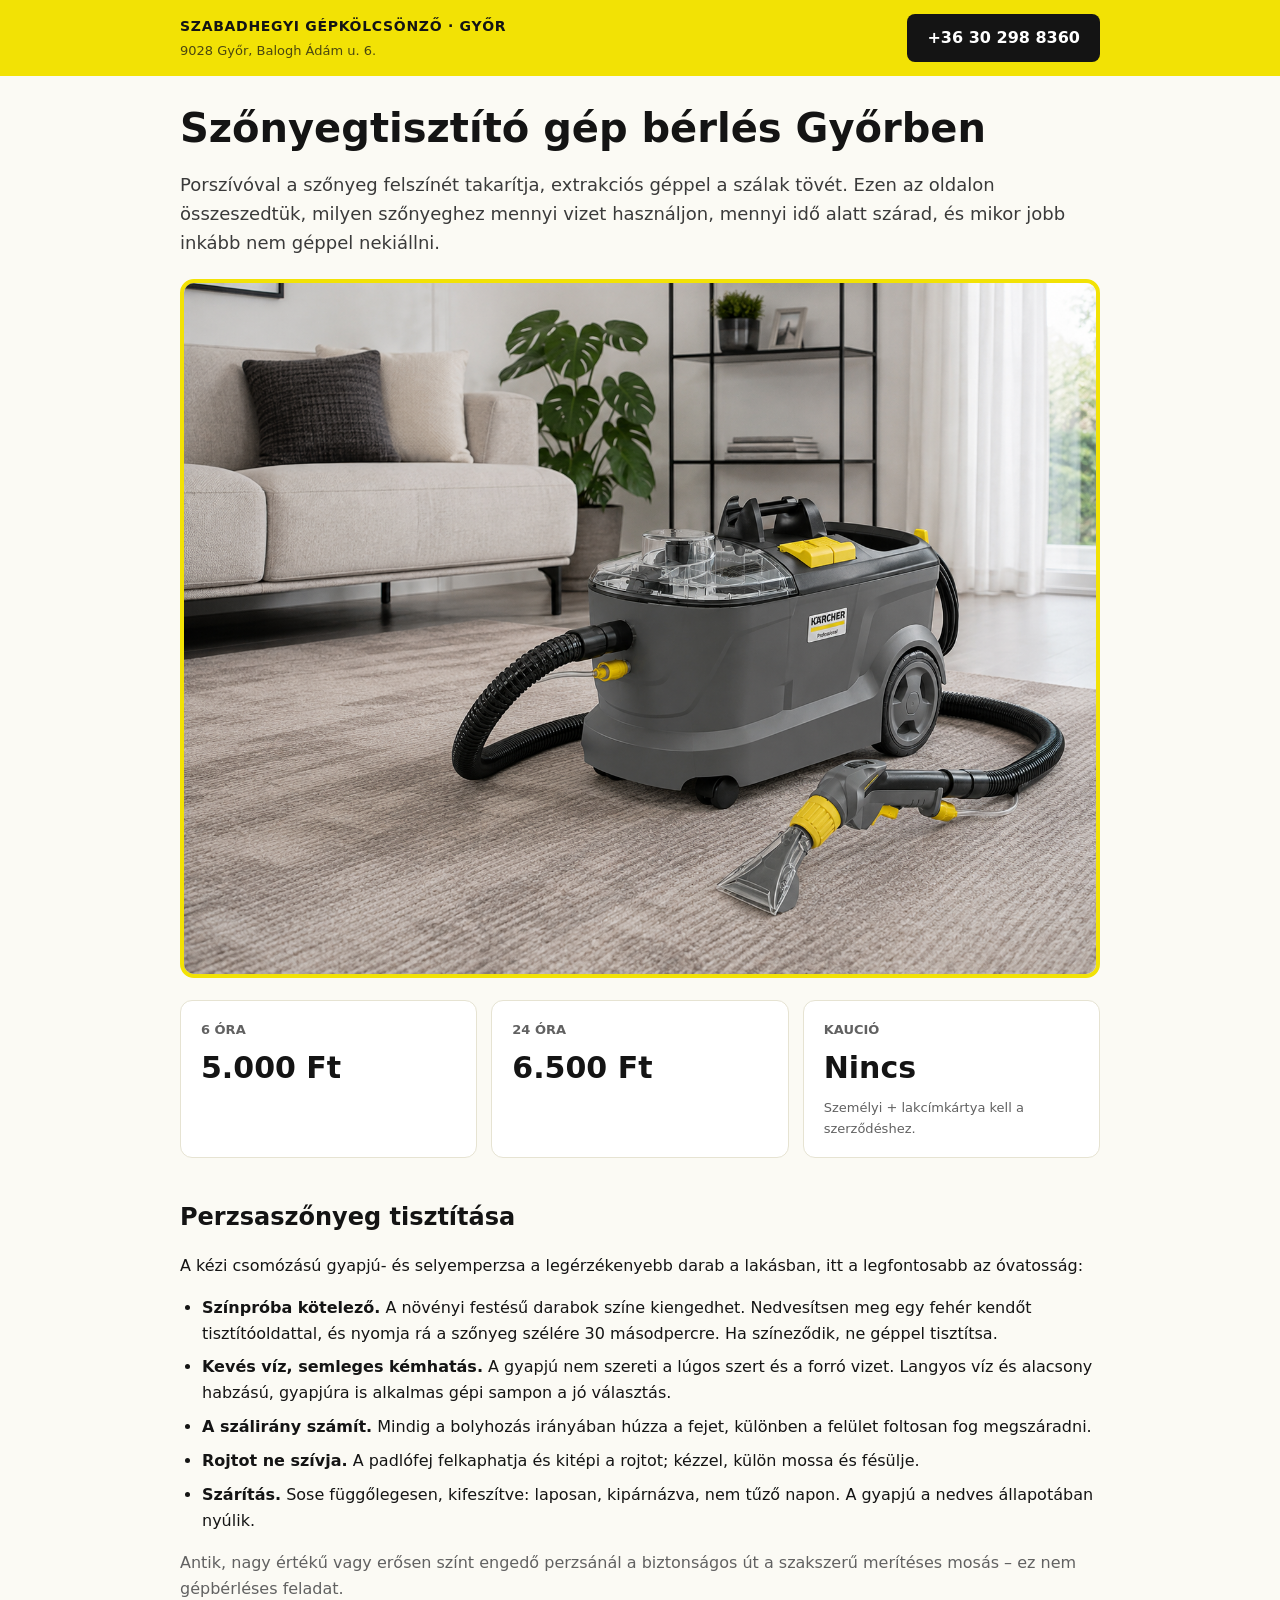
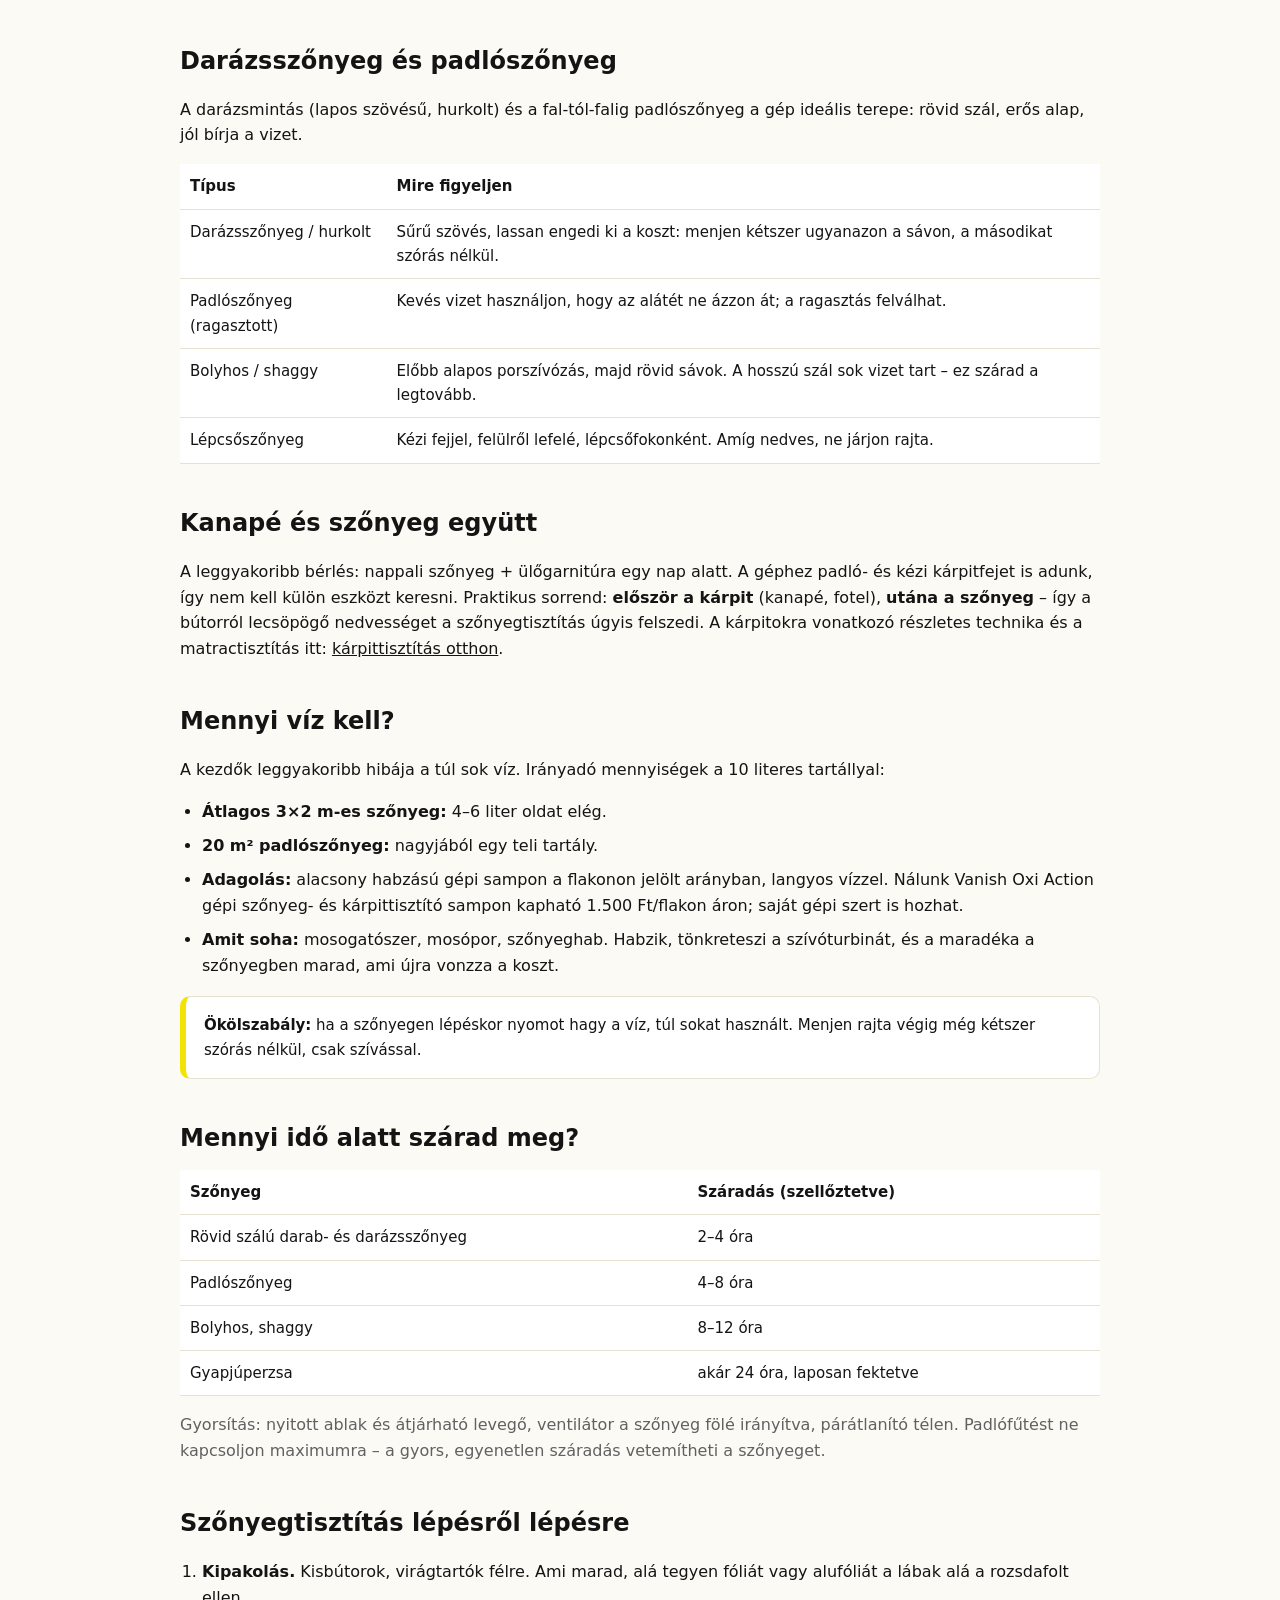
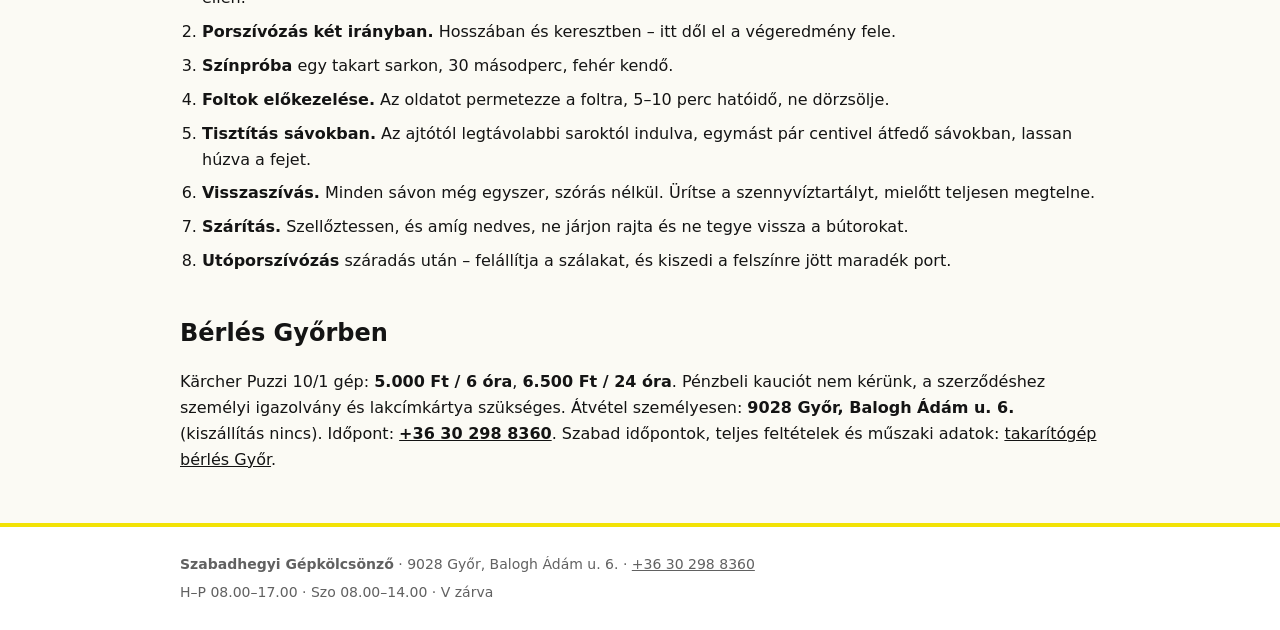
<file: public/static/sites/szonyegtisztito-gyor.hu/index.html>
<!doctype html>
<html lang="hu">
<head>
<meta charset="utf-8" />
<meta name="viewport" content="width=device-width, initial-scale=1" />
<meta name="robots" content="index, follow" />
<link rel="canonical" href="https://szonyegtisztito-gyor.hu/" />
<title>Szőnyegtisztító gép bérlés Győr – Puzzi 10/1 kölcsönzés</title>
<meta name="description" content="Szőnyegtisztító gép bérlés Győrben: perzsa, darázsszőnyeg és padlószőnyeg mélytisztítása Kärcher Puzzi 10/1 géppel. 5.000 Ft / 6 óra, 6.500 Ft / 24 óra. +36 30 298 8360." />
<meta property="og:title" content="Szőnyegtisztító gép bérlés Győrben" />
<meta property="og:description" content="Perzsa, padlószőnyeg, darázsszőnyeg – mennyi víz kell, mennyi idő alatt szárad, lépésről lépésre." />
<meta property="og:type" content="website" />
<meta property="og:url" content="https://szonyegtisztito-gyor.hu/" />
<meta name="twitter:card" content="summary_large_image" />
<style>
:root{--sarga:#F2E205;--sotet:#141414;--halvany:#616161;--vonal:#e6e3d2;--bg:#fbfaf4}
*{box-sizing:border-box}
body{margin:0;font-family:system-ui,-apple-system,"Segoe UI",Arial,sans-serif;background:var(--bg);color:var(--sotet);line-height:1.62}
.wrap{max-width:960px;margin:0 auto;padding:0 20px}
a{color:inherit}
header{background:var(--sarga)}
header .wrap{display:flex;flex-wrap:wrap;gap:10px;align-items:center;justify-content:space-between;padding:14px 20px}
.nev{font-weight:900;text-transform:uppercase;letter-spacing:.05em;font-size:14px;margin:0}
.mini{font-size:13px;margin:2px 0 0;opacity:.75}
.btn{display:inline-block;background:var(--sotet);color:#fff;font-weight:800;padding:11px 20px;border-radius:8px;text-decoration:none}
h1{font-size:clamp(28px,4.2vw,40px);line-height:1.14;margin:30px 0 0;font-weight:900}
h2{font-size:24px;font-weight:900;margin:40px 0 8px}
h3{font-size:17px;margin:20px 0 4px}
.lead{font-size:18px;color:#3a3a3a}
.halvany{color:var(--halvany)}
img.kep{width:100%;height:auto;border-radius:14px;border:4px solid var(--sarga);display:block;margin:22px 0}
.grid{display:grid;gap:14px;margin-top:14px}
@media(min-width:760px){.g2{grid-template-columns:1fr 1fr}.g3{grid-template-columns:repeat(3,1fr)}}
.kartya{background:#fff;border:1px solid var(--vonal);border-radius:12px;padding:18px 20px}
.tipp{border-left:6px solid var(--sarga);background:#fff;border:1px solid var(--vonal);border-left:6px solid var(--sarga);border-radius:10px;padding:16px 18px;margin-top:18px;font-size:15px}
table{width:100%;border-collapse:collapse;margin-top:12px;font-size:15px;background:#fff}
th,td{text-align:left;padding:10px;border-bottom:1px solid var(--vonal);vertical-align:top}
ol,ul{padding-left:22px}
li{margin-bottom:8px}
footer{margin-top:50px;border-top:4px solid var(--sarga);background:#fff;padding:26px 0;font-size:14px;color:var(--halvany)}
</style>
<script type="application/ld+json">
{
  "@context":"https://schema.org",
  "@type":"LocalBusiness",
  "@id":"https://szonyegtisztito-gyor.hu/#business",
  "name":"Szabadhegyi Gépkölcsönző",
  "url":"https://szonyegtisztito-gyor.hu/",
  "telephone":"+36302988360",
  "image":"https://szonyegtisztito-gyor.hu/puzzi-hero.png",
  "address":{"@type":"PostalAddress","streetAddress":"Balogh Ádám u. 6.","addressLocality":"Győr","postalCode":"9028","addressCountry":"HU"},
  "areaServed":{"@type":"City","name":"Győr"},
  "priceRange":"5000-6500 HUF",
  "openingHoursSpecification":[
    {"@type":"OpeningHoursSpecification","dayOfWeek":["Monday","Tuesday","Wednesday","Thursday","Friday"],"opens":"08:00","closes":"17:00"},
    {"@type":"OpeningHoursSpecification","dayOfWeek":"Saturday","opens":"08:00","closes":"14:00"}
  ]
}
</script>
</head>
<body>
<header>
  <div class="wrap">
    <div>
      <p class="nev">Szabadhegyi Gépkölcsönző · Győr</p>
      <p class="mini">9028 Győr, Balogh Ádám u. 6.</p>
    </div>
    <a class="btn" href="tel:+36302988360">+36 30 298 8360</a>
  </div>
</header>

<main class="wrap">
  <h1>Szőnyegtisztító gép bérlés Győrben</h1>
  <p class="lead">Porszívóval a szőnyeg felszínét takarítja, extrakciós géppel a szálak tövét. Ezen az oldalon összeszedtük, milyen szőnyeghez mennyi vizet használjon, mennyi idő alatt szárad, és mikor jobb inkább nem géppel nekiállni.</p>
  <img class="kep" src="puzzi-hero.png" width="1441" height="1092" alt="Kärcher Puzzi 10/1 szőnyegtisztító gép bérlés Győr" />

  <div class="grid g3">
    <div class="kartya"><p class="halvany" style="margin:0;font-size:13px;font-weight:700;text-transform:uppercase">6 óra</p><p style="font-size:30px;font-weight:900;margin:4px 0 0">5.000 Ft</p></div>
    <div class="kartya"><p class="halvany" style="margin:0;font-size:13px;font-weight:700;text-transform:uppercase">24 óra</p><p style="font-size:30px;font-weight:900;margin:4px 0 0">6.500 Ft</p></div>
    <div class="kartya"><p class="halvany" style="margin:0;font-size:13px;font-weight:700;text-transform:uppercase">Kaució</p><p style="font-size:30px;font-weight:900;margin:4px 0 0">Nincs</p><p class="halvany" style="font-size:13px;margin:4px 0 0">Személyi + lakcímkártya kell a szerződéshez.</p></div>
  </div>

  <h2>Perzsaszőnyeg tisztítása</h2>
  <p>A kézi csomózású gyapjú- és selyemperzsa a legérzékenyebb darab a lakásban, itt a legfontosabb az óvatosság:</p>
  <ul>
    <li><strong>Színpróba kötelező.</strong> A növényi festésű darabok színe kiengedhet. Nedvesítsen meg egy fehér kendőt tisztítóoldattal, és nyomja rá a szőnyeg szélére 30 másodpercre. Ha színeződik, ne géppel tisztítsa.</li>
    <li><strong>Kevés víz, semleges kémhatás.</strong> A gyapjú nem szereti a lúgos szert és a forró vizet. Langyos víz és alacsony habzású, gyapjúra is alkalmas gépi sampon a jó választás.</li>
    <li><strong>A szálirány számít.</strong> Mindig a bolyhozás irányában húzza a fejet, különben a felület foltosan fog megszáradni.</li>
    <li><strong>Rojtot ne szívja.</strong> A padlófej felkaphatja és kitépi a rojtot; kézzel, külön mossa és fésülje.</li>
    <li><strong>Szárítás.</strong> Sose függőlegesen, kifeszítve: laposan, kipárnázva, nem tűző napon. A gyapjú a nedves állapotában nyúlik.</li>
  </ul>
  <p class="halvany">Antik, nagy értékű vagy erősen színt engedő perzsánál a biztonságos út a szakszerű merítéses mosás – ez nem gépbérléses feladat.</p>

  <h2>Darázsszőnyeg és padlószőnyeg</h2>
  <p>A darázsmintás (lapos szövésű, hurkolt) és a fal-tól-falig padlószőnyeg a gép ideális terepe: rövid szál, erős alap, jól bírja a vizet.</p>
  <table>
    <tr><th>Típus</th><th>Mire figyeljen</th></tr>
    <tr><td>Darázsszőnyeg / hurkolt</td><td>Sűrű szövés, lassan engedi ki a koszt: menjen kétszer ugyanazon a sávon, a másodikat szórás nélkül.</td></tr>
    <tr><td>Padlószőnyeg (ragasztott)</td><td>Kevés vizet használjon, hogy az alátét ne ázzon át; a ragasztás felválhat.</td></tr>
    <tr><td>Bolyhos / shaggy</td><td>Előbb alapos porszívózás, majd rövid sávok. A hosszú szál sok vizet tart – ez szárad a legtovább.</td></tr>
    <tr><td>Lépcsőszőnyeg</td><td>Kézi fejjel, felülről lefelé, lépcsőfokonként. Amíg nedves, ne járjon rajta.</td></tr>
  </table>

  <h2>Kanapé és szőnyeg együtt</h2>
  <p>A leggyakoribb bérlés: nappali szőnyeg + ülőgarnitúra egy nap alatt. A géphez padló- és kézi kárpitfejet is adunk, így nem kell külön eszközt keresni. Praktikus sorrend: <strong>először a kárpit</strong> (kanapé, fotel), <strong>utána a szőnyeg</strong> – így a bútorról lecsöpögő nedvességet a szőnyegtisztítás úgyis felszedi. A kárpitokra vonatkozó részletes technika és a matractisztítás itt: <a href="https://karpittisztito-gyor.hu/">kárpittisztítás otthon</a>.</p>

  <h2>Mennyi víz kell?</h2>
  <p>A kezdők leggyakoribb hibája a túl sok víz. Irányadó mennyiségek a 10 literes tartállyal:</p>
  <ul>
    <li><strong>Átlagos 3×2 m-es szőnyeg:</strong> 4–6 liter oldat elég.</li>
    <li><strong>20 m² padlószőnyeg:</strong> nagyjából egy teli tartály.</li>
    <li><strong>Adagolás:</strong> alacsony habzású gépi sampon a flakonon jelölt arányban, langyos vízzel. Nálunk Vanish Oxi Action gépi szőnyeg- és kárpittisztító sampon kapható 1.500 Ft/flakon áron; saját gépi szert is hozhat.</li>
    <li><strong>Amit soha:</strong> mosogatószer, mosópor, szőnyeghab. Habzik, tönkreteszi a szívóturbinát, és a maradéka a szőnyegben marad, ami újra vonzza a koszt.</li>
  </ul>
  <div class="tipp"><strong>Ökölszabály:</strong> ha a szőnyegen lépéskor nyomot hagy a víz, túl sokat használt. Menjen rajta végig még kétszer szórás nélkül, csak szívással.</div>

  <h2>Mennyi idő alatt szárad meg?</h2>
  <table>
    <tr><th>Szőnyeg</th><th>Száradás (szellőztetve)</th></tr>
    <tr><td>Rövid szálú darab- és darázsszőnyeg</td><td>2–4 óra</td></tr>
    <tr><td>Padlószőnyeg</td><td>4–8 óra</td></tr>
    <tr><td>Bolyhos, shaggy</td><td>8–12 óra</td></tr>
    <tr><td>Gyapjúperzsa</td><td>akár 24 óra, laposan fektetve</td></tr>
  </table>
  <p class="halvany">Gyorsítás: nyitott ablak és átjárható levegő, ventilátor a szőnyeg fölé irányítva, párátlanító télen. Padlófűtést ne kapcsoljon maximumra – a gyors, egyenetlen száradás vetemítheti a szőnyeget.</p>

  <h2>Szőnyegtisztítás lépésről lépésre</h2>
  <ol>
    <li><strong>Kipakolás.</strong> Kisbútorok, virágtartók félre. Ami marad, alá tegyen fóliát vagy alufóliát a lábak alá a rozsdafolt ellen.</li>
    <li><strong>Porszívózás két irányban.</strong> Hosszában és keresztben – itt dől el a végeredmény fele.</li>
    <li><strong>Színpróba</strong> egy takart sarkon, 30 másodperc, fehér kendő.</li>
    <li><strong>Foltok előkezelése.</strong> Az oldatot permetezze a foltra, 5–10 perc hatóidő, ne dörzsölje.</li>
    <li><strong>Tisztítás sávokban.</strong> Az ajtótól legtávolabbi saroktól indulva, egymást pár centivel átfedő sávokban, lassan húzva a fejet.</li>
    <li><strong>Visszaszívás.</strong> Minden sávon még egyszer, szórás nélkül. Ürítse a szennyvíztartályt, mielőtt teljesen megtelne.</li>
    <li><strong>Szárítás.</strong> Szellőztessen, és amíg nedves, ne járjon rajta és ne tegye vissza a bútorokat.</li>
    <li><strong>Utóporszívózás</strong> száradás után – felállítja a szálakat, és kiszedi a felszínre jött maradék port.</li>
  </ol>

  <h2>Bérlés Győrben</h2>
  <p>Kärcher Puzzi 10/1 gép: <strong>5.000 Ft / 6 óra</strong>, <strong>6.500 Ft / 24 óra</strong>. Pénzbeli kauciót nem kérünk, a szerződéshez személyi igazolvány és lakcímkártya szükséges. Átvétel személyesen: <strong>9028 Győr, Balogh Ádám u. 6.</strong> (kiszállítás nincs). Időpont: <a href="tel:+36302988360"><strong>+36 30 298 8360</strong></a>. Szabad időpontok, teljes feltételek és műszaki adatok: <a href="https://takaritogep-berles-gyor.hu/">takarítógép bérlés Győr</a>.</p>
</main>

<footer>
  <div class="wrap">
    <p style="margin:0"><strong>Szabadhegyi Gépkölcsönző</strong> · 9028 Győr, Balogh Ádám u. 6. · <a href="tel:+36302988360">+36 30 298 8360</a></p>
    <p style="margin:6px 0 0">H–P 08.00–17.00 · Szo 08.00–14.00 · V zárva</p>
  </div>
</footer>
</body>
</html>
</file>
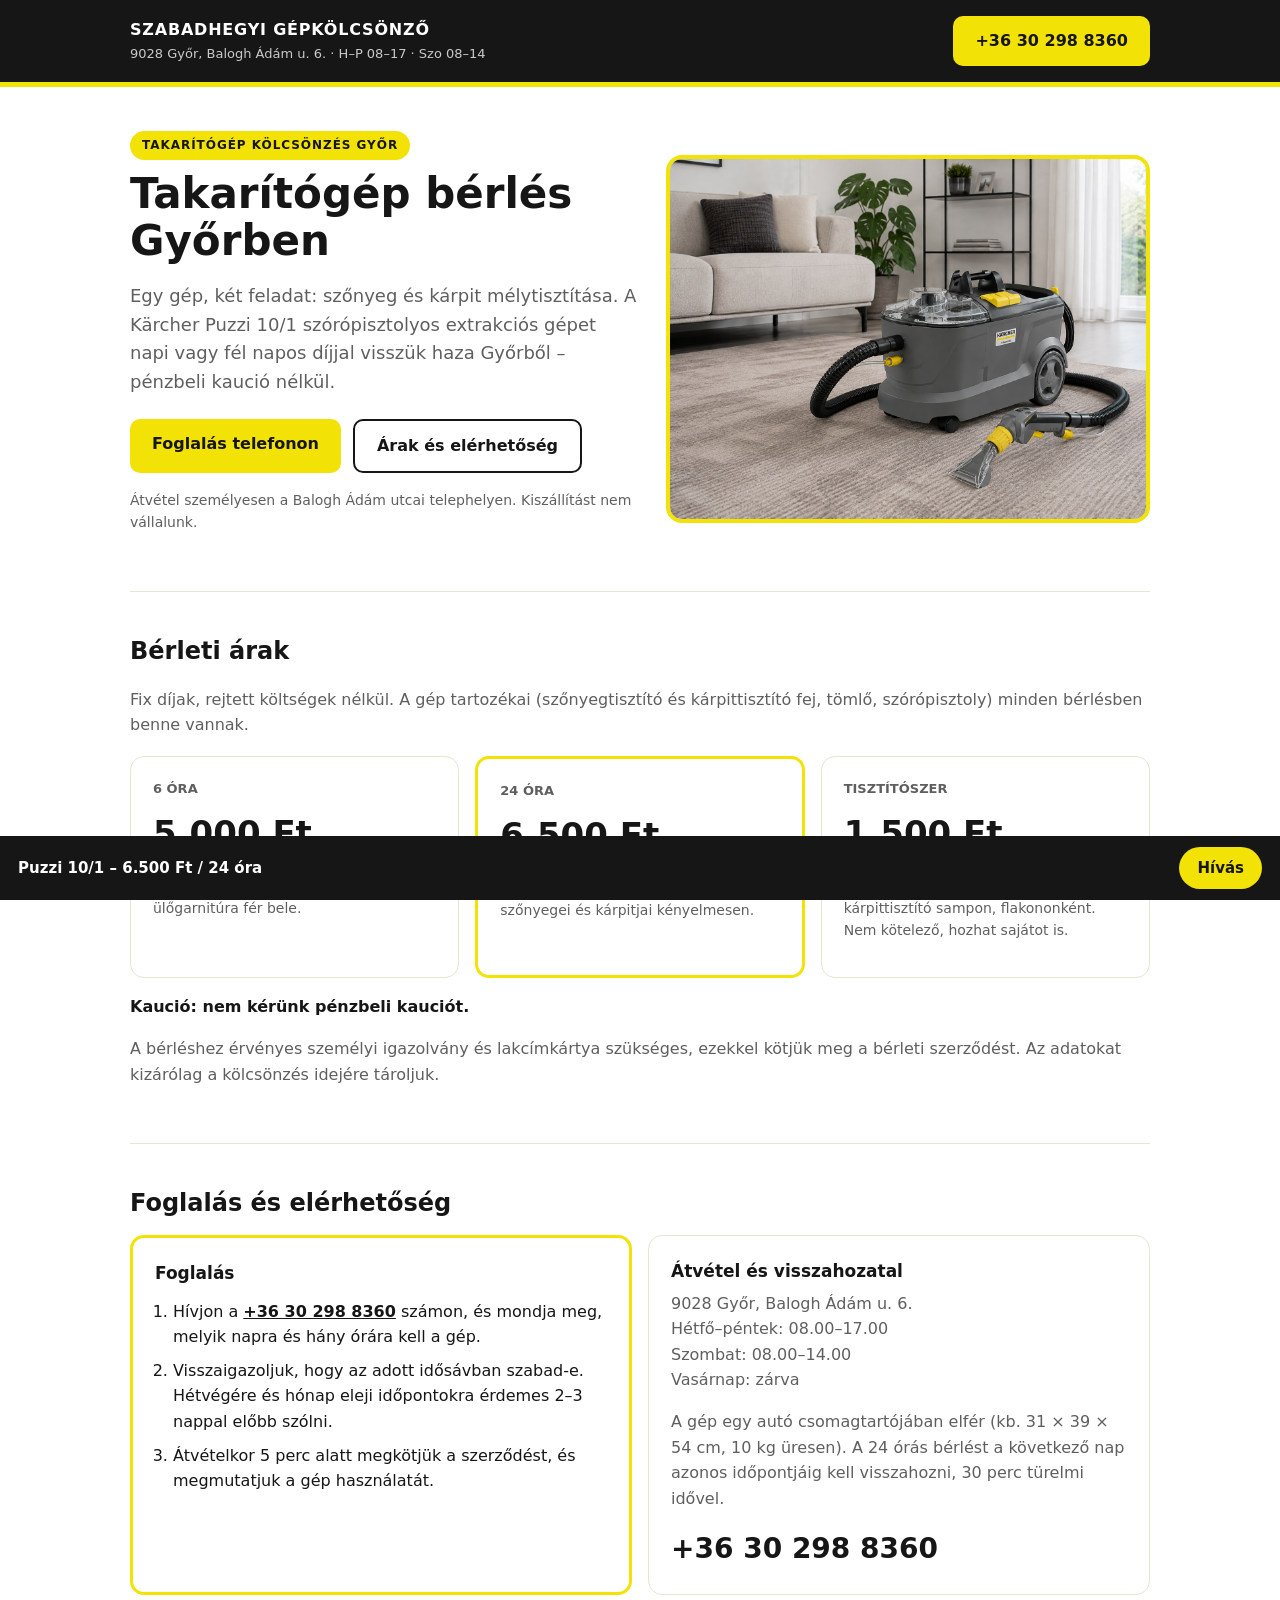
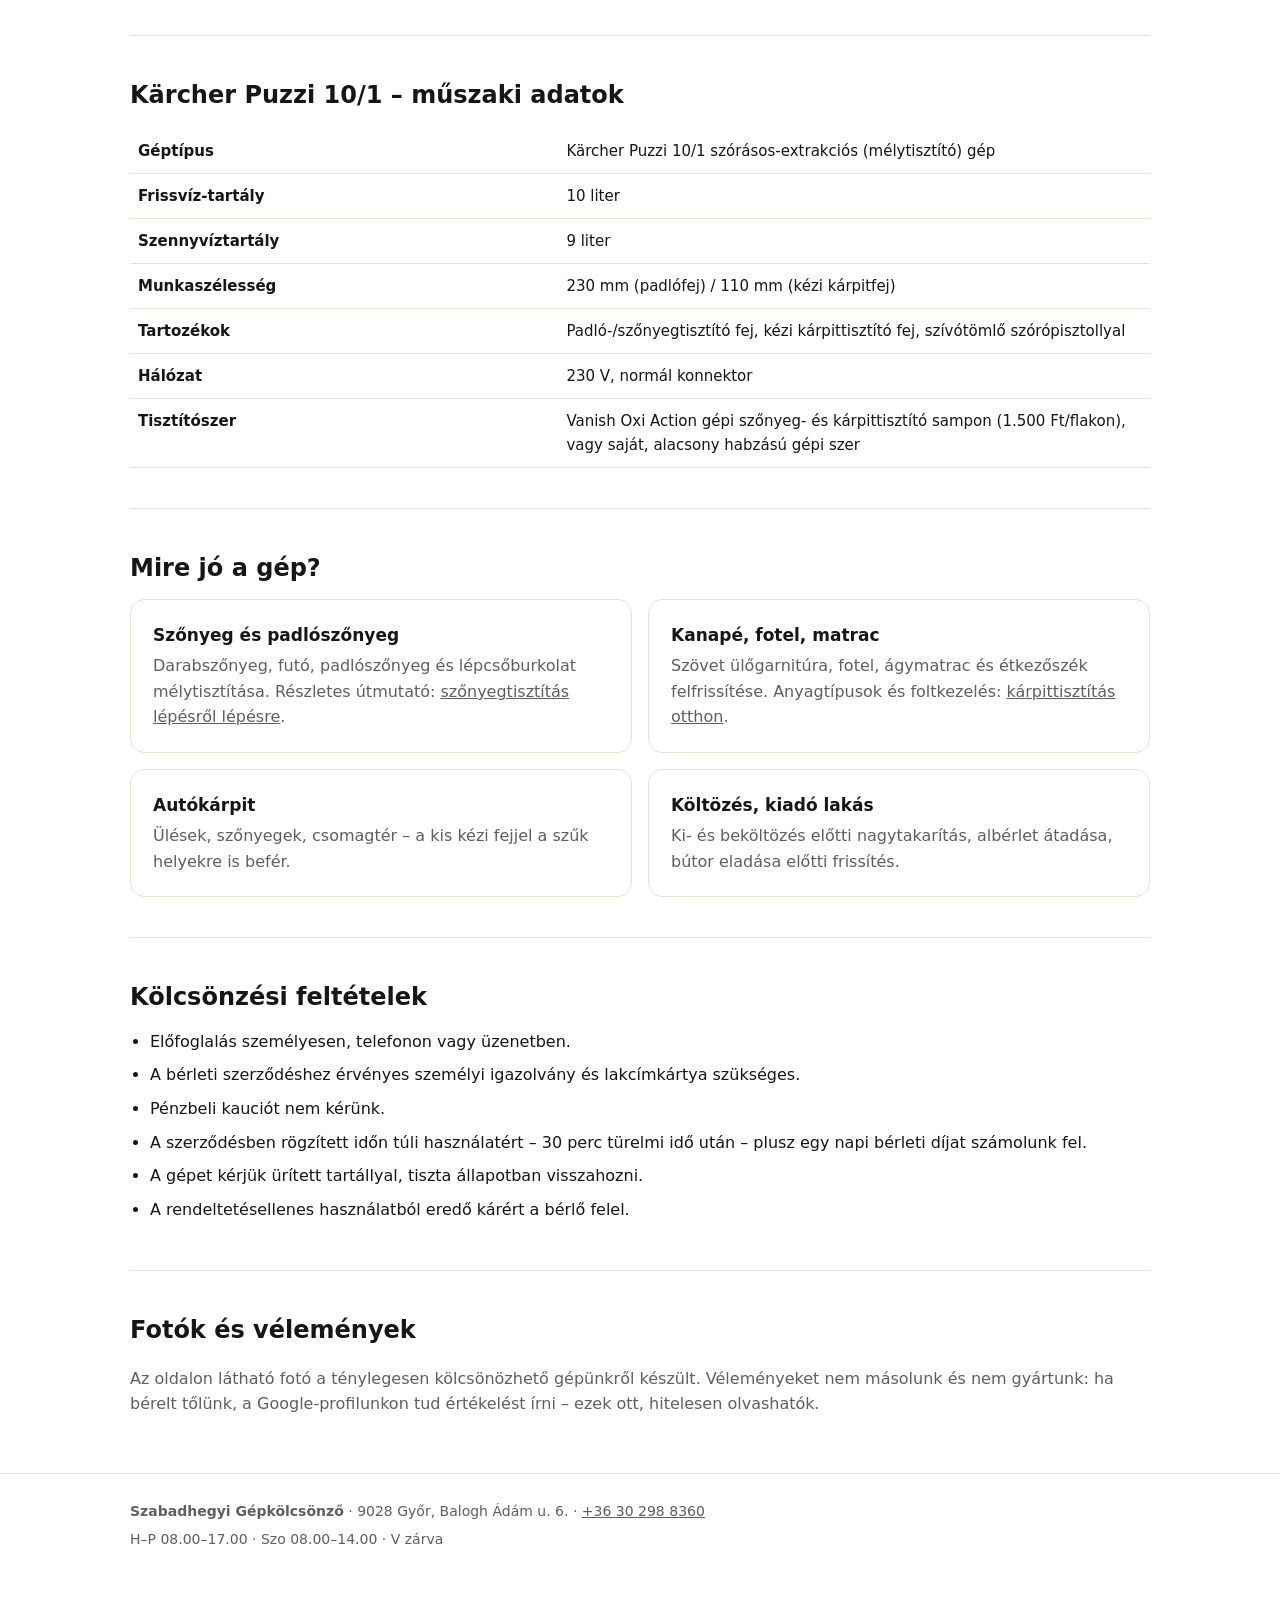
<file: public/static/sites/takaritogep-berles-gyor.hu/index.html>
<!doctype html>
<html lang="hu">
<head>
<meta charset="utf-8" />
<meta name="viewport" content="width=device-width, initial-scale=1" />
<meta name="robots" content="index, follow" />
<link rel="canonical" href="https://takaritogep-berles-gyor.hu/" />
<title>Takarítógép bérlés Győr – Kärcher Puzzi 10/1 kölcsönzés</title>
<meta name="description" content="Takarítógép bérlés Győrben: Kärcher Puzzi 10/1 szőnyeg- és kárpittisztító 5.000 Ft / 6 óra, 6.500 Ft / 24 óra. Nincs pénzbeli kaució. 9028 Győr, Balogh Ádám u. 6. +36 30 298 8360." />
<meta property="og:title" content="Takarítógép bérlés Győr – Kärcher Puzzi 10/1" />
<meta property="og:description" content="Szőnyeg- és kárpittisztító gép kölcsönzés Győrben. 6.500 Ft / 24 óra, nincs pénzbeli kaució." />
<meta property="og:type" content="website" />
<meta property="og:url" content="https://takaritogep-berles-gyor.hu/" />
<meta name="twitter:card" content="summary_large_image" />
<style>
:root{--sarga:#F2E205;--sotet:#161616;--halvany:#5f5f5f;--vonal:#e7e4d2;--bg:#fff}
*{box-sizing:border-box}
body{margin:0;font-family:system-ui,-apple-system,"Segoe UI",Arial,sans-serif;color:var(--sotet);background:var(--bg);line-height:1.6;padding-bottom:74px}
.wrap{max-width:1060px;margin:0 auto;padding:0 20px}
a{color:inherit}
header{background:var(--sotet);color:#fff;border-bottom:5px solid var(--sarga)}
header .wrap{display:flex;flex-wrap:wrap;gap:12px;align-items:center;justify-content:space-between;padding:16px 20px}
.nev{font-weight:900;text-transform:uppercase;letter-spacing:.05em;margin:0}
.mini{font-size:13px;color:var(--halvany);margin:2px 0 0}
header .mini{color:#c9c9c9}
.btn{display:inline-block;background:var(--sarga);color:#161616;font-weight:800;padding:12px 22px;border-radius:10px;text-decoration:none}
.btn.vonal{background:transparent;border:2px solid var(--sotet);color:var(--sotet)}
.hero{display:grid;gap:28px;align-items:center;padding:44px 0}
h1{font-size:clamp(28px,4.2vw,42px);line-height:1.12;margin:10px 0 0;font-weight:900}
h2{font-size:24px;font-weight:900;margin:0 0 6px}
h3{font-size:17px;margin:0 0 4px}
.cimke{display:inline-block;background:var(--sarga);font-size:12px;font-weight:900;letter-spacing:.08em;text-transform:uppercase;padding:5px 12px;border-radius:999px}
.halvany{color:var(--halvany)}
img.hero-kep{width:100%;height:auto;border-radius:16px;border:4px solid var(--sarga);display:block}
section{padding:40px 0;border-top:1px solid var(--vonal)}
.grid{display:grid;gap:16px}
@media(min-width:780px){.hero{grid-template-columns:1.05fr 1fr}.g2{grid-template-columns:1fr 1fr}.g3{grid-template-columns:repeat(3,1fr)}}
.kartya{border:1px solid var(--vonal);border-radius:14px;padding:22px;background:#fff}
.kartya.kiemelt{border:3px solid var(--sarga)}
.ar{font-size:34px;font-weight:900;margin:6px 0 0}
table{width:100%;border-collapse:collapse;margin-top:14px;font-size:15px}
th,td{text-align:left;padding:10px 8px;border-bottom:1px solid var(--vonal);vertical-align:top}
th{width:42%;font-weight:700}
ol,ul{margin:12px 0 0;padding-left:20px}
li{margin-bottom:8px}
.tel{display:block;margin-top:10px;font-size:28px;font-weight:900;text-decoration:none}
.sav{position:fixed;left:0;right:0;bottom:0;background:var(--sotet);color:#fff;padding:11px 18px;display:flex;gap:12px;align-items:center;justify-content:space-between;z-index:9;font-size:15px}
.sav a{background:var(--sarga);color:#161616;font-weight:900;padding:9px 18px;border-radius:999px;text-decoration:none;white-space:nowrap}
footer{border-top:1px solid var(--vonal);padding:26px 0;font-size:14px;color:var(--halvany)}
</style>
<script type="application/ld+json">
{
  "@context":"https://schema.org",
  "@type":"LocalBusiness",
  "@id":"https://takaritogep-berles-gyor.hu/#business",
  "name":"Szabadhegyi Gépkölcsönző",
  "url":"https://takaritogep-berles-gyor.hu/",
  "telephone":"+36302988360",
  "image":"https://takaritogep-berles-gyor.hu/puzzi-hero.png",
  "address":{"@type":"PostalAddress","streetAddress":"Balogh Ádám u. 6.","addressLocality":"Győr","postalCode":"9028","addressCountry":"HU"},
  "areaServed":{"@type":"City","name":"Győr"},
  "priceRange":"5000-6500 HUF",
  "openingHoursSpecification":[
    {"@type":"OpeningHoursSpecification","dayOfWeek":["Monday","Tuesday","Wednesday","Thursday","Friday"],"opens":"08:00","closes":"17:00"},
    {"@type":"OpeningHoursSpecification","dayOfWeek":"Saturday","opens":"08:00","closes":"14:00"}
  ],
  "makesOffer":[
    {"@type":"Offer","name":"Kärcher Puzzi 10/1 bérlés – 6 óra","price":"5000","priceCurrency":"HUF"},
    {"@type":"Offer","name":"Kärcher Puzzi 10/1 bérlés – 24 óra","price":"6500","priceCurrency":"HUF"}
  ]
}
</script>
</head>
<body>
<header>
  <div class="wrap">
    <div>
      <p class="nev">Szabadhegyi Gépkölcsönző</p>
      <p class="mini">9028 Győr, Balogh Ádám u. 6. · H–P 08–17 · Szo 08–14</p>
    </div>
    <a class="btn" href="tel:+36302988360">+36 30 298 8360</a>
  </div>
</header>

<main>
<div class="wrap">
  <section class="hero" style="border:0">
    <div>
      <span class="cimke">Takarítógép kölcsönzés Győr</span>
      <h1>Takarítógép bérlés Győrben</h1>
      <p class="halvany" style="font-size:18px">Egy gép, két feladat: szőnyeg és kárpit mélytisztítása. A Kärcher Puzzi 10/1 szórópisztolyos extrakciós gépet napi vagy fél napos díjjal visszük haza Győrből – pénzbeli kaució nélkül.</p>
      <p style="display:flex;flex-wrap:wrap;gap:12px;margin-top:22px">
        <a class="btn" href="tel:+36302988360">Foglalás telefonon</a>
        <a class="btn vonal" href="#arak">Árak és elérhetőség</a>
      </p>
      <p class="halvany" style="font-size:14px">Átvétel személyesen a Balogh Ádám utcai telephelyen. Kiszállítást nem vállalunk.</p>
    </div>
    <img class="hero-kep" src="puzzi-hero.png" width="1441" height="1092" alt="Kärcher Puzzi 10/1 takarítógép bérlés Győr" />
  </section>

  <section id="arak">
    <h2>Bérleti árak</h2>
    <p class="halvany">Fix díjak, rejtett költségek nélkül. A gép tartozékai (szőnyegtisztító és kárpittisztító fej, tömlő, szórópisztoly) minden bérlésben benne vannak.</p>
    <div class="grid g3" style="margin-top:18px">
      <div class="kartya"><p class="halvany" style="margin:0;font-weight:700;text-transform:uppercase;font-size:13px">6 óra</p><p class="ar">5.000 Ft</p><p class="halvany" style="font-size:14px">Egy nappali + lépcső vagy 2–3 ülőgarnitúra fér bele.</p></div>
      <div class="kartya kiemelt"><p class="halvany" style="margin:0;font-weight:700;text-transform:uppercase;font-size:13px">24 óra</p><p class="ar">6.500 Ft</p><p class="halvany" style="font-size:14px">A legnépszerűbb: egy teljes lakás szőnyegei és kárpitjai kényelmesen.</p></div>
      <div class="kartya"><p class="halvany" style="margin:0;font-weight:700;text-transform:uppercase;font-size:13px">Tisztítószer</p><p class="ar">1.500 Ft</p><p class="halvany" style="font-size:14px">Vanish Oxi Action gépi szőnyeg- és kárpittisztító sampon, flakononként. Nem kötelező, hozhat sajátot is.</p></div>
    </div>
    <p style="margin-top:16px;font-weight:700">Kaució: nem kérünk pénzbeli kauciót.</p>
    <p class="halvany" style="margin-top:2px">A bérléshez érvényes személyi igazolvány és lakcímkártya szükséges, ezekkel kötjük meg a bérleti szerződést. Az adatokat kizárólag a kölcsönzés idejére tároljuk.</p>
  </section>

  <section>
    <h2>Foglalás és elérhetőség</h2>
    <div class="grid g2" style="margin-top:12px">
      <div class="kartya kiemelt">
        <h3>Foglalás</h3>
        <ol style="padding-left:18px">
          <li>Hívjon a <a href="tel:+36302988360"><strong>+36 30 298 8360</strong></a> számon, és mondja meg, melyik napra és hány órára kell a gép.</li>
          <li>Visszaigazoljuk, hogy az adott idősávban szabad-e. Hétvégére és hónap eleji időpontokra érdemes 2–3 nappal előbb szólni.</li>
          <li>Átvételkor 5 perc alatt megkötjük a szerződést, és megmutatjuk a gép használatát.</li>
        </ol>
      </div>
      <div class="kartya">
        <h3>Átvétel és visszahozatal</h3>
        <p class="halvany" style="margin-top:6px">9028 Győr, Balogh Ádám u. 6.<br>Hétfő–péntek: 08.00–17.00<br>Szombat: 08.00–14.00<br>Vasárnap: zárva</p>
        <p class="halvany">A gép egy autó csomagtartójában elfér (kb. 31 × 39 × 54 cm, 10 kg üresen). A 24 órás bérlést a következő nap azonos időpontjáig kell visszahozni, 30 perc türelmi idővel.</p>
        <a class="tel" href="tel:+36302988360">+36 30 298 8360</a>
      </div>
    </div>
  </section>

  <section>
    <h2>Kärcher Puzzi 10/1 – műszaki adatok</h2>
    <table>
      <tr><th>Géptípus</th><td>Kärcher Puzzi 10/1 szórásos-extrakciós (mélytisztító) gép</td></tr>
      <tr><th>Frissvíz-tartály</th><td>10 liter</td></tr>
      <tr><th>Szennyvíztartály</th><td>9 liter</td></tr>
      <tr><th>Munkaszélesség</th><td>230 mm (padlófej) / 110 mm (kézi kárpitfej)</td></tr>
      <tr><th>Tartozékok</th><td>Padló-/szőnyegtisztító fej, kézi kárpittisztító fej, szívótömlő szórópisztollyal</td></tr>
      <tr><th>Hálózat</th><td>230 V, normál konnektor</td></tr>
      <tr><th>Tisztítószer</th><td>Vanish Oxi Action gépi szőnyeg- és kárpittisztító sampon (1.500 Ft/flakon), vagy saját, alacsony habzású gépi szer</td></tr>
    </table>
  </section>

  <section>
    <h2>Mire jó a gép?</h2>
    <div class="grid g2" style="margin-top:12px">
      <div class="kartya"><h3>Szőnyeg és padlószőnyeg</h3><p class="halvany" style="margin:0">Darabszőnyeg, futó, padlószőnyeg és lépcsőburkolat mélytisztítása. Részletes útmutató: <a href="https://szonyegtisztito-gyor.hu/">szőnyegtisztítás lépésről lépésre</a>.</p></div>
      <div class="kartya"><h3>Kanapé, fotel, matrac</h3><p class="halvany" style="margin:0">Szövet ülőgarnitúra, fotel, ágymatrac és étkezőszék felfrissítése. Anyagtípusok és foltkezelés: <a href="https://karpittisztito-gyor.hu/">kárpittisztítás otthon</a>.</p></div>
      <div class="kartya"><h3>Autókárpit</h3><p class="halvany" style="margin:0">Ülések, szőnyegek, csomagtér – a kis kézi fejjel a szűk helyekre is befér.</p></div>
      <div class="kartya"><h3>Költözés, kiadó lakás</h3><p class="halvany" style="margin:0">Ki- és beköltözés előtti nagytakarítás, albérlet átadása, bútor eladása előtti frissítés.</p></div>
    </div>
  </section>

  <section>
    <h2>Kölcsönzési feltételek</h2>
    <ul>
      <li>Előfoglalás személyesen, telefonon vagy üzenetben.</li>
      <li>A bérleti szerződéshez érvényes személyi igazolvány és lakcímkártya szükséges.</li>
      <li>Pénzbeli kauciót nem kérünk.</li>
      <li>A szerződésben rögzített időn túli használatért – 30 perc türelmi idő után – plusz egy napi bérleti díjat számolunk fel.</li>
      <li>A gépet kérjük ürített tartállyal, tiszta állapotban visszahozni.</li>
      <li>A rendeltetésellenes használatból eredő kárért a bérlő felel.</li>
    </ul>
  </section>

  <section>
    <h2>Fotók és vélemények</h2>
    <p class="halvany">Az oldalon látható fotó a ténylegesen kölcsönözhető gépünkről készült. Véleményeket nem másolunk és nem gyártunk: ha bérelt tőlünk, a Google-profilunkon tud értékelést írni – ezek ott, hitelesen olvashatók.</p>
  </section>
</div>
</main>

<footer>
  <div class="wrap">
    <p style="margin:0"><strong>Szabadhegyi Gépkölcsönző</strong> · 9028 Győr, Balogh Ádám u. 6. · <a href="tel:+36302988360">+36 30 298 8360</a></p>
    <p style="margin:6px 0 0">H–P 08.00–17.00 · Szo 08.00–14.00 · V zárva</p>
  </div>
</footer>

<div class="sav">
  <strong>Puzzi 10/1 – 6.500 Ft / 24 óra</strong>
  <a href="tel:+36302988360">Hívás</a>
</div>
</body>
</html>
</file>
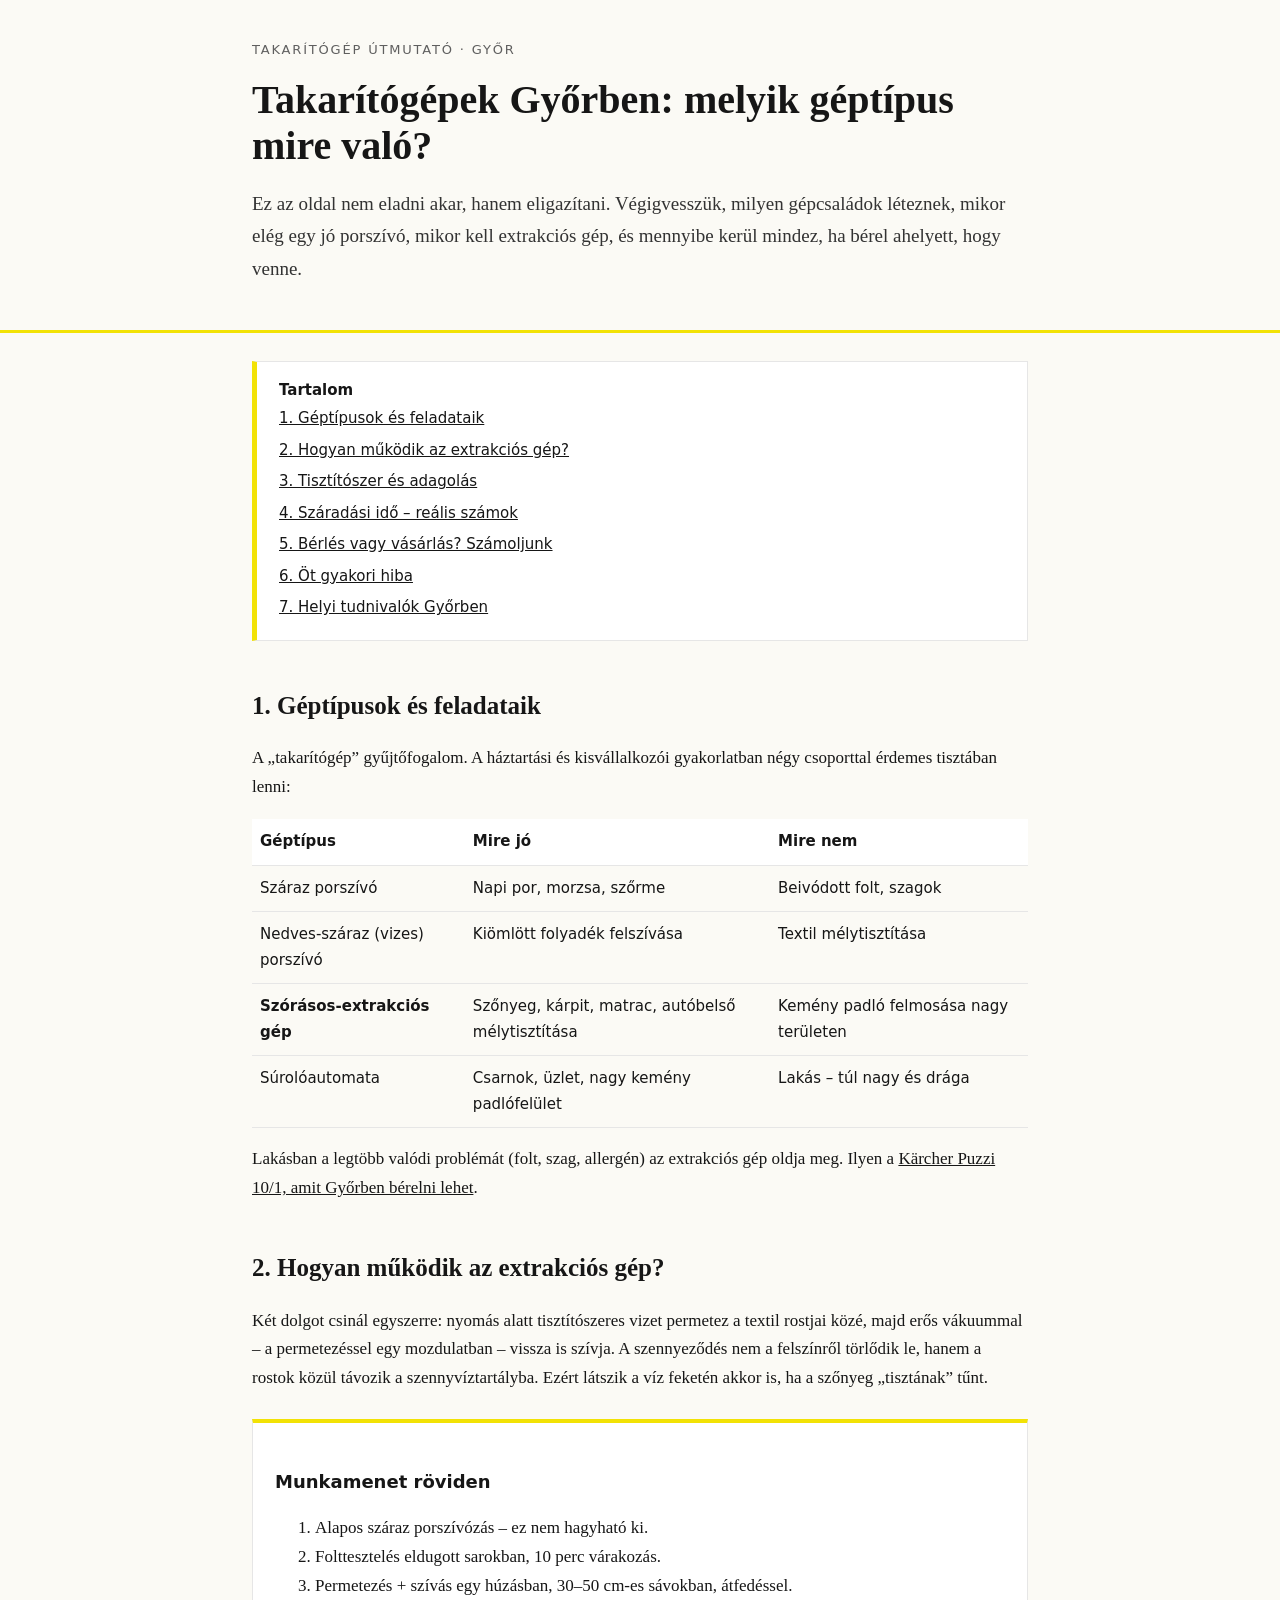
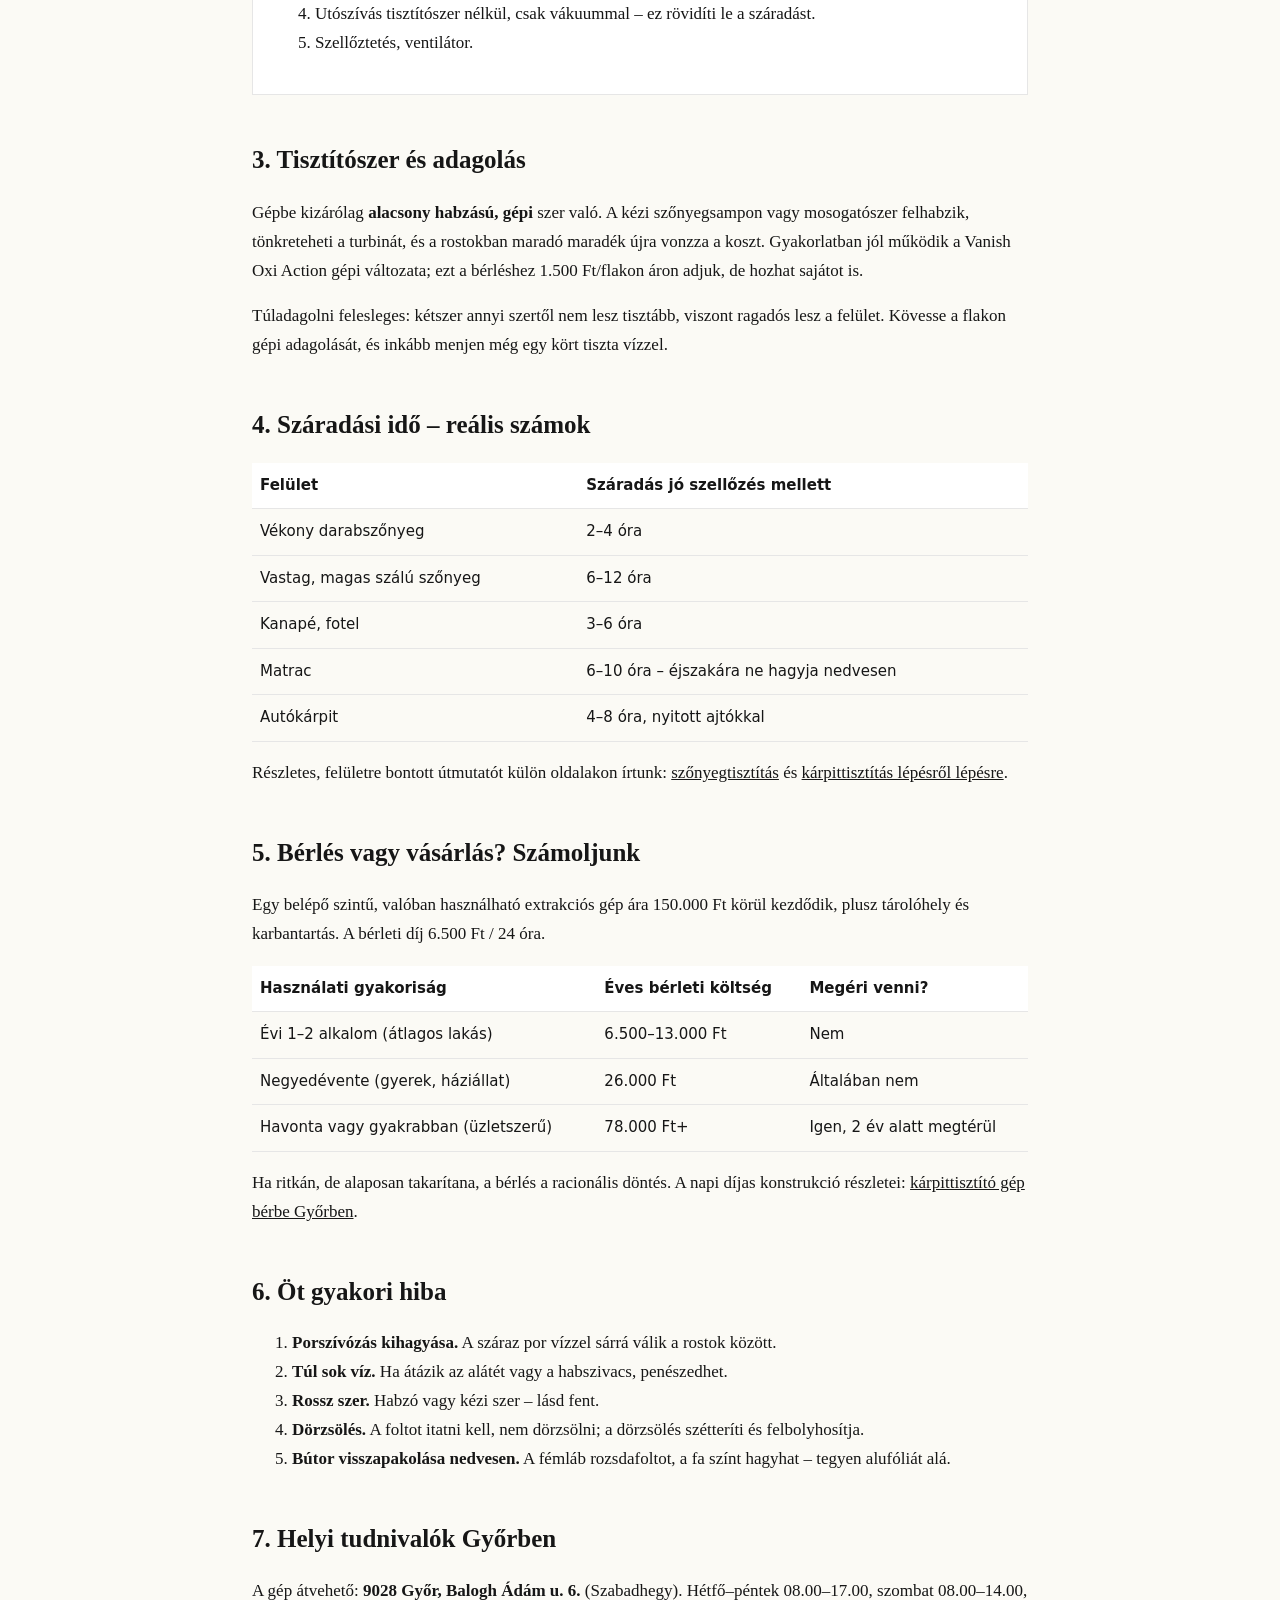
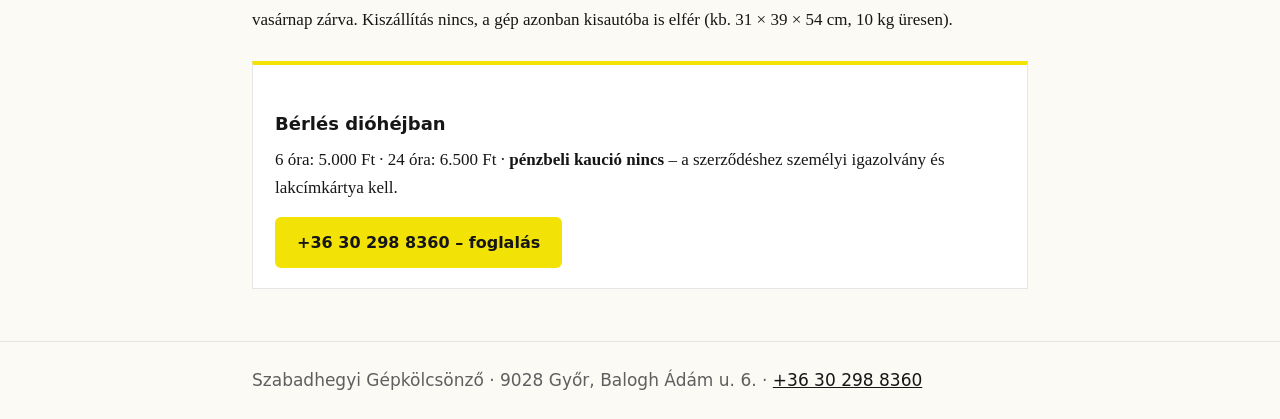
<file: public/static/sites/takaritogep-gyor.hu/index.html>
<!doctype html>
<html lang="hu">
<head>
<meta charset="utf-8" />
<meta name="viewport" content="width=device-width, initial-scale=1" />
<meta name="robots" content="index, follow" />
<link rel="canonical" href="https://takaritogep-gyor.hu/" />
<title>Takarítógépek Győrben – típusok, használat, mikor éri meg bérelni</title>
<meta name="description" content="Milyen takarítógép való a feladathoz? Extrakciós, súroló- és porszívógépek összehasonlítása, bérlés vagy vásárlás számítás, gyakorlati tippek győri lakásokhoz." />
<meta property="og:title" content="Takarítógépek Győrben – útmutató" />
<meta property="og:description" content="Géptípusok, tisztítószerek, száradási idő, bérlés vs. vásárlás – érthető útmutató." />
<meta property="og:type" content="website" />
<meta property="og:url" content="https://takaritogep-gyor.hu/" />
<meta name="twitter:card" content="summary_large_image" />
<style>
:root{--sarga:#F2E205;--sotet:#161616;--halvany:#5f5f5f;--vonal:#e6e6e6}
*{box-sizing:border-box}
body{margin:0;font-family:Georgia,"Times New Roman",serif;color:var(--sotet);background:#fbfaf5;line-height:1.7}
.wrap{max-width:820px;margin:0 auto;padding:0 22px}
a{color:#161616}
header{padding:26px 0;border-bottom:3px solid var(--sarga)}
.kicsi{font-size:13px;letter-spacing:.14em;text-transform:uppercase;color:var(--halvany);font-family:system-ui,sans-serif}
h1{font-size:clamp(28px,4.4vw,40px);line-height:1.15;margin:16px 0 8px}
h2{font-size:25px;margin:44px 0 8px}
h3{font-size:18px;margin:24px 0 4px;font-family:system-ui,sans-serif}
p,li{font-size:17px}
.lead{font-size:19px;color:#333}
nav.toc{background:#fff;border:1px solid var(--vonal);border-left:5px solid var(--sarga);padding:16px 22px;margin:28px 0;font-family:system-ui,sans-serif;font-size:15px}
nav.toc a{display:block;padding:3px 0}
table{width:100%;border-collapse:collapse;margin:16px 0;font-family:system-ui,sans-serif;font-size:15px}
th,td{border-bottom:1px solid var(--vonal);padding:10px 8px;text-align:left;vertical-align:top}
th{background:#fff}
.doboz{background:#fff;border:1px solid var(--vonal);padding:20px 22px;margin:26px 0}
.kiemelt{border-top:4px solid var(--sarga)}
.gomb{display:inline-block;font-family:system-ui,sans-serif;font-weight:700;background:var(--sarga);color:#161616;text-decoration:none;padding:12px 22px;border-radius:6px;margin-top:8px}
img{max-width:100%;height:auto;display:block;border:1px solid var(--vonal)}
footer{margin-top:52px;border-top:1px solid var(--vonal);padding:24px 0;font-family:system-ui,sans-serif;font-size:14px;color:var(--halvany)}
</style>
<script type="application/ld+json">
{
 "@context":"https://schema.org",
 "@type":"LocalBusiness",
 "@id":"https://takaritogep-gyor.hu/#business",
 "name":"Szabadhegyi Gépkölcsönző",
 "url":"https://takaritogep-gyor.hu/",
 "telephone":"+36302988360",
 "image":"https://takaritogep-gyor.hu/puzzi-hero.png",
 "address":{"@type":"PostalAddress","streetAddress":"Balogh Ádám u. 6.","addressLocality":"Győr","postalCode":"9028","addressCountry":"HU"},
 "areaServed":{"@type":"City","name":"Győr"},
 "priceRange":"5000-6500 HUF",
 "openingHoursSpecification":[
  {"@type":"OpeningHoursSpecification","dayOfWeek":["Monday","Tuesday","Wednesday","Thursday","Friday"],"opens":"08:00","closes":"17:00"},
  {"@type":"OpeningHoursSpecification","dayOfWeek":"Saturday","opens":"08:00","closes":"14:00"}
 ]
}
</script>
</head>
<body>
<header>
  <div class="wrap">
    <p class="kicsi">Takarítógép útmutató · Győr</p>
    <h1>Takarítógépek Győrben: melyik géptípus mire való?</h1>
    <p class="lead">Ez az oldal nem eladni akar, hanem eligazítani. Végigvesszük, milyen gépcsaládok léteznek, mikor elég egy jó porszívó, mikor kell extrakciós gép, és mennyibe kerül mindez, ha bérel ahelyett, hogy venne.</p>
  </div>
</header>

<main class="wrap">
  <nav class="toc">
    <strong>Tartalom</strong>
    <a href="#tipusok">1. Géptípusok és feladataik</a>
    <a href="#extrakcio">2. Hogyan működik az extrakciós gép?</a>
    <a href="#szer">3. Tisztítószer és adagolás</a>
    <a href="#szaradas">4. Száradási idő – reális számok</a>
    <a href="#berles">5. Bérlés vagy vásárlás? Számoljunk</a>
    <a href="#hibak">6. Öt gyakori hiba</a>
    <a href="#gyor">7. Helyi tudnivalók Győrben</a>
  </nav>

  <h2 id="tipusok">1. Géptípusok és feladataik</h2>
  <p>A „takarítógép” gyűjtőfogalom. A háztartási és kisvállalkozói gyakorlatban négy csoporttal érdemes tisztában lenni:</p>
  <table>
    <tr><th>Géptípus</th><th>Mire jó</th><th>Mire nem</th></tr>
    <tr><td>Száraz porszívó</td><td>Napi por, morzsa, szőrme</td><td>Beivódott folt, szagok</td></tr>
    <tr><td>Nedves-száraz (vizes) porszívó</td><td>Kiömlött folyadék felszívása</td><td>Textil mélytisztítása</td></tr>
    <tr><td><strong>Szórásos-extrakciós gép</strong></td><td>Szőnyeg, kárpit, matrac, autóbelső mélytisztítása</td><td>Kemény padló felmosása nagy területen</td></tr>
    <tr><td>Súrolóautomata</td><td>Csarnok, üzlet, nagy kemény padlófelület</td><td>Lakás – túl nagy és drága</td></tr>
  </table>
  <p>Lakásban a legtöbb valódi problémát (folt, szag, allergén) az extrakciós gép oldja meg. Ilyen a <a href="https://takaritogep-berles-gyor.hu/">Kärcher Puzzi 10/1, amit Győrben bérelni lehet</a>.</p>

  <h2 id="extrakcio">2. Hogyan működik az extrakciós gép?</h2>
  <p>Két dolgot csinál egyszerre: nyomás alatt tisztítószeres vizet permetez a textil rostjai közé, majd erős vákuummal – a permetezéssel egy mozdulatban – vissza is szívja. A szennyeződés nem a felszínről törlődik le, hanem a rostok közül távozik a szennyvíztartályba. Ezért látszik a víz feketén akkor is, ha a szőnyeg „tisztának” tűnt.</p>
  <div class="doboz kiemelt">
    <h3>Munkamenet röviden</h3>
    <ol>
      <li>Alapos száraz porszívózás – ez nem hagyható ki.</li>
      <li>Folttesztelés eldugott sarokban, 10 perc várakozás.</li>
      <li>Permetezés + szívás egy húzásban, 30–50 cm-es sávokban, átfedéssel.</li>
      <li>Utószívás tisztítószer nélkül, csak vákuummal – ez rövidíti le a száradást.</li>
      <li>Szellőztetés, ventilátor.</li>
    </ol>
  </div>

  <h2 id="szer">3. Tisztítószer és adagolás</h2>
  <p>Gépbe kizárólag <strong>alacsony habzású, gépi</strong> szer való. A kézi szőnyegsampon vagy mosogatószer felhabzik, tönkreteheti a turbinát, és a rostokban maradó maradék újra vonzza a koszt. Gyakorlatban jól működik a Vanish Oxi Action gépi változata; ezt a bérléshez 1.500 Ft/flakon áron adjuk, de hozhat sajátot is.</p>
  <p>Túladagolni felesleges: kétszer annyi szertől nem lesz tisztább, viszont ragadós lesz a felület. Kövesse a flakon gépi adagolását, és inkább menjen még egy kört tiszta vízzel.</p>

  <h2 id="szaradas">4. Száradási idő – reális számok</h2>
  <table>
    <tr><th>Felület</th><th>Száradás jó szellőzés mellett</th></tr>
    <tr><td>Vékony darabszőnyeg</td><td>2–4 óra</td></tr>
    <tr><td>Vastag, magas szálú szőnyeg</td><td>6–12 óra</td></tr>
    <tr><td>Kanapé, fotel</td><td>3–6 óra</td></tr>
    <tr><td>Matrac</td><td>6–10 óra – éjszakára ne hagyja nedvesen</td></tr>
    <tr><td>Autókárpit</td><td>4–8 óra, nyitott ajtókkal</td></tr>
  </table>
  <p>Részletes, felületre bontott útmutatót külön oldalakon írtunk: <a href="https://szonyegtisztito-gyor.hu/">szőnyegtisztítás</a> és <a href="https://karpittisztito-gyor.hu/">kárpittisztítás lépésről lépésre</a>.</p>

  <h2 id="berles">5. Bérlés vagy vásárlás? Számoljunk</h2>
  <p>Egy belépő szintű, valóban használható extrakciós gép ára 150.000 Ft körül kezdődik, plusz tárolóhely és karbantartás. A bérleti díj 6.500 Ft / 24 óra.</p>
  <table>
    <tr><th>Használati gyakoriság</th><th>Éves bérleti költség</th><th>Megéri venni?</th></tr>
    <tr><td>Évi 1–2 alkalom (átlagos lakás)</td><td>6.500–13.000 Ft</td><td>Nem</td></tr>
    <tr><td>Negyedévente (gyerek, háziállat)</td><td>26.000 Ft</td><td>Általában nem</td></tr>
    <tr><td>Havonta vagy gyakrabban (üzletszerű)</td><td>78.000 Ft+</td><td>Igen, 2 év alatt megtérül</td></tr>
  </table>
  <p>Ha ritkán, de alaposan takarítana, a bérlés a racionális döntés. A napi díjas konstrukció részletei: <a href="https://karpittisztitogep-berbe-gyor.hu/">kárpittisztító gép bérbe Győrben</a>.</p>

  <h2 id="hibak">6. Öt gyakori hiba</h2>
  <ol>
    <li><strong>Porszívózás kihagyása.</strong> A száraz por vízzel sárrá válik a rostok között.</li>
    <li><strong>Túl sok víz.</strong> Ha átázik az alátét vagy a habszivacs, penészedhet.</li>
    <li><strong>Rossz szer.</strong> Habzó vagy kézi szer – lásd fent.</li>
    <li><strong>Dörzsölés.</strong> A foltot itatni kell, nem dörzsölni; a dörzsölés szétteríti és felbolyhosítja.</li>
    <li><strong>Bútor visszapakolása nedvesen.</strong> A fémláb rozsdafoltot, a fa színt hagyhat – tegyen alufóliát alá.</li>
  </ol>

  <h2 id="gyor">7. Helyi tudnivalók Győrben</h2>
  <p>A gép átvehető: <strong>9028 Győr, Balogh Ádám u. 6.</strong> (Szabadhegy). Hétfő–péntek 08.00–17.00, szombat 08.00–14.00, vasárnap zárva. Kiszállítás nincs, a gép azonban kisautóba is elfér (kb. 31 × 39 × 54 cm, 10 kg üresen).</p>
  <div class="doboz kiemelt">
    <h3>Bérlés dióhéjban</h3>
    <p style="margin:6px 0">6 óra: 5.000 Ft · 24 óra: 6.500 Ft · <strong>pénzbeli kaució nincs</strong> – a szerződéshez személyi igazolvány és lakcímkártya kell.</p>
    <a class="gomb" href="tel:+36302988360">+36 30 298 8360 – foglalás</a>
  </div>
</main>

<footer>
  <div class="wrap">
    <p style="margin:0">Szabadhegyi Gépkölcsönző · 9028 Győr, Balogh Ádám u. 6. · <a href="tel:+36302988360">+36 30 298 8360</a></p>
  </div>
</footer>
</body>
</html>
</file>
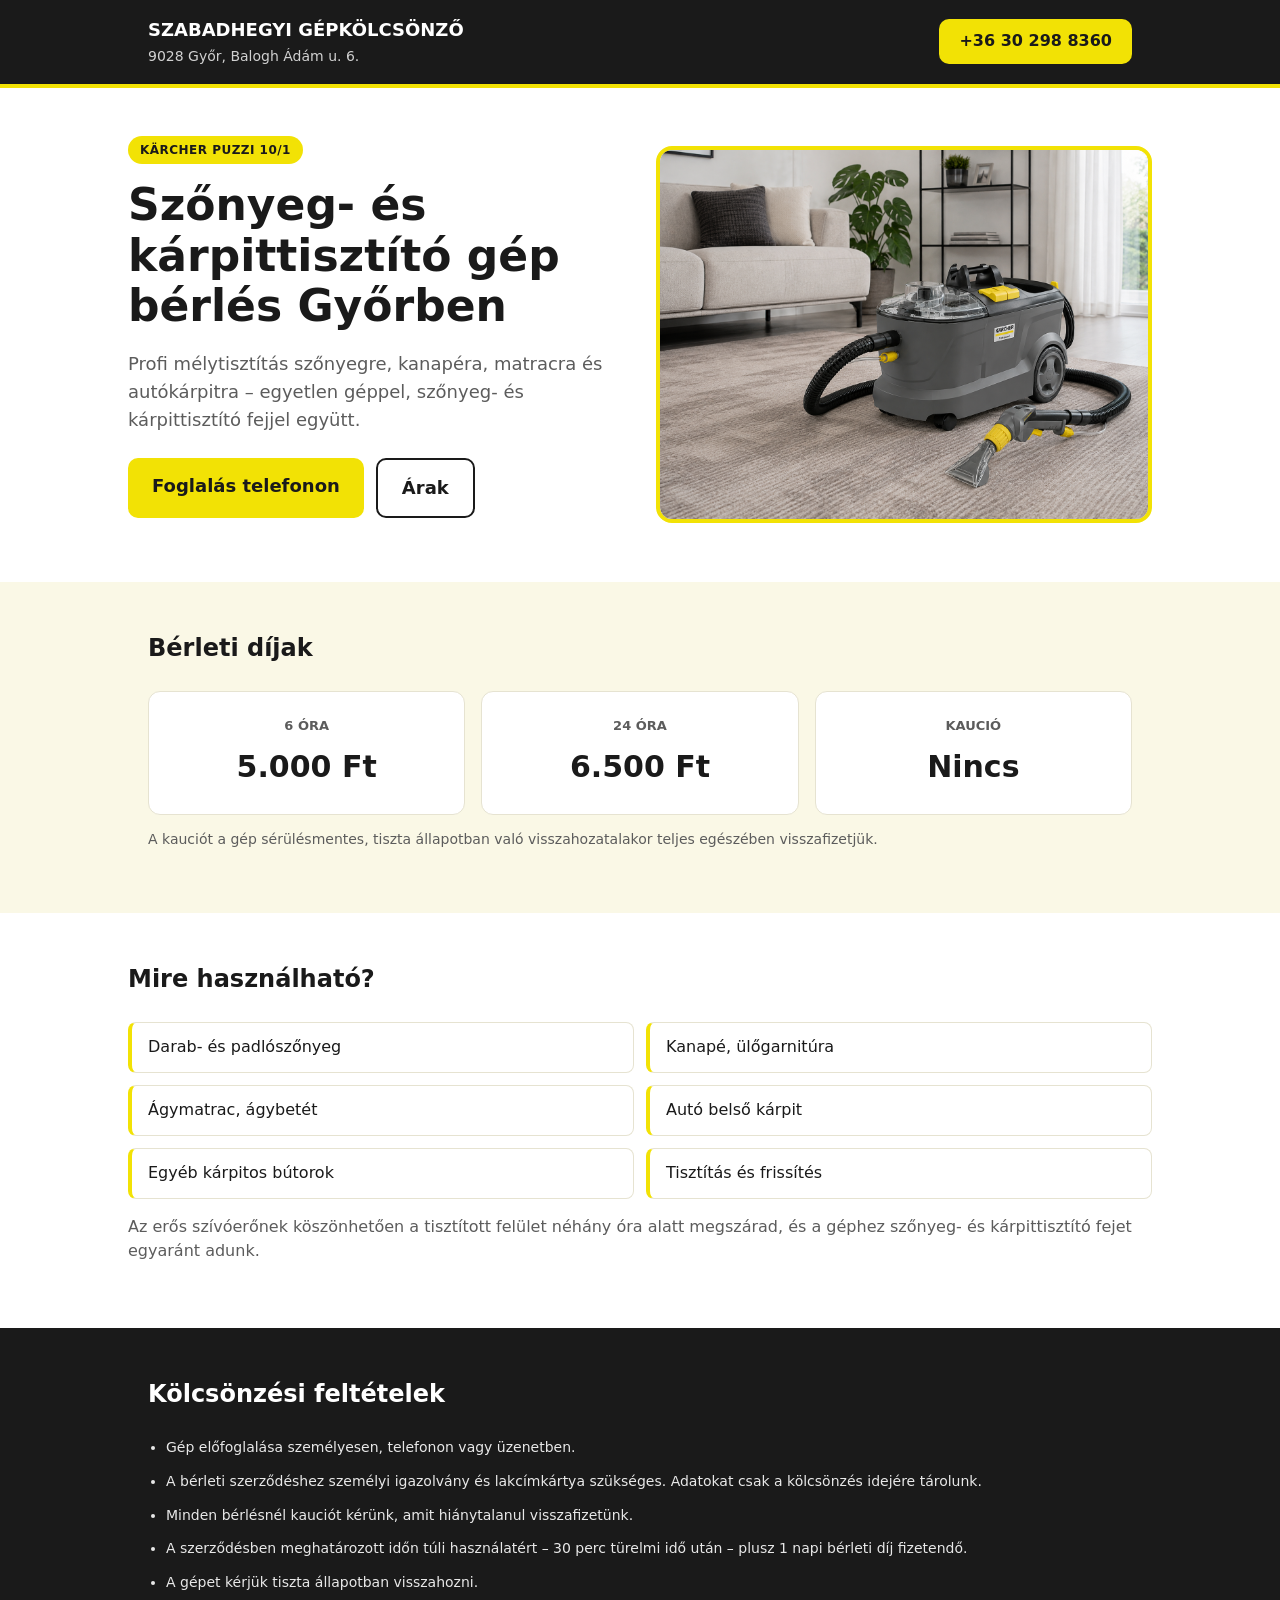
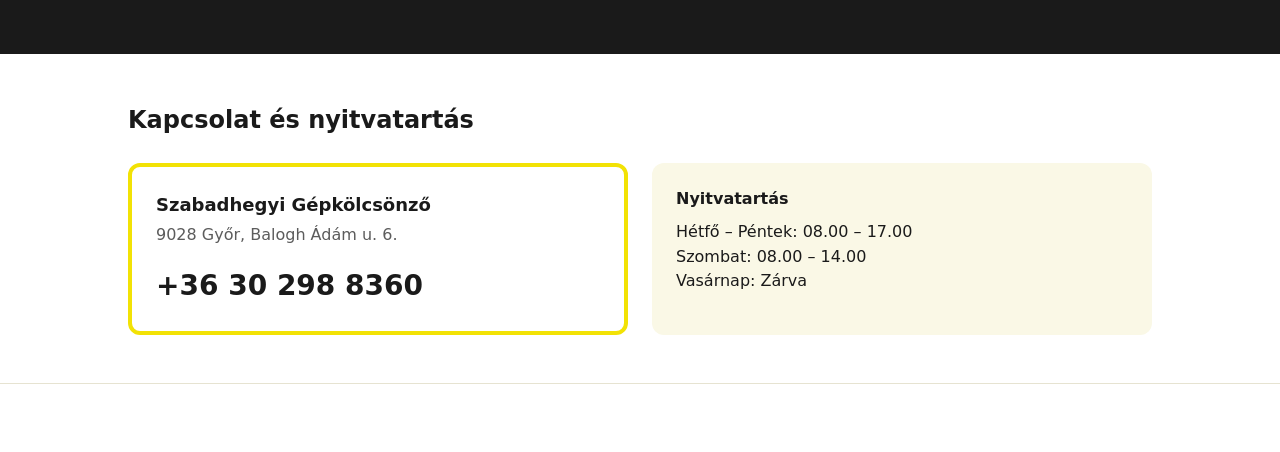
<file: public/static/index1.html>
<!doctype html>
<html lang="hu">
<head>
<meta name="robots" content="noindex, nofollow" />
<meta charset="utf-8" />
<meta name="viewport" content="width=device-width, initial-scale=1" />
<title>Kärcher Puzzi 10/1 bérlés Győr – Szabadhegyi Gépkölcsönző</title>
<meta name="description" content="Kärcher Puzzi 10/1 szőnyeg- és kárpittisztító gép bérlése Győrben. 6.500 Ft / 24 óra, 5.000 Ft / 6 óra. 9028 Győr, Balogh Ádám u. 6. Tel.: +36 30 298 8360." />
<meta property="og:title" content="Kärcher Puzzi 10/1 bérlés Győr" />
<meta property="og:description" content="Szőnyeg- és kárpittisztító gép kölcsönzés Győrben. 6.500 Ft / 24 óra. Hívjon: +36 30 298 8360." />
<meta property="og:type" content="website" />
<meta name="twitter:card" content="summary_large_image" />
<style>
  :root{
    --sarga:#F2E205;
    --sotet:#1A1A1A;
    --szoveg:#1A1A1A;
    --halvany:#5c5c5c;
    --hatter:#ffffff;
    --muted:#faf8e6;
    --border:#e6e3d1;
  }
  *{box-sizing:border-box}
  body{margin:0;font-family:system-ui,-apple-system,"Segoe UI",Arial,sans-serif;color:var(--szoveg);background:var(--hatter);line-height:1.55}
  .wrap{max-width:1024px;margin:0 auto;padding:0 20px}
  a{color:inherit}
  header{background:var(--sotet);color:#fff;border-bottom:4px solid var(--sarga)}
  header .wrap{display:flex;flex-wrap:wrap;gap:12px;align-items:center;justify-content:space-between;padding-top:16px;padding-bottom:16px}
  .cim{font-size:18px;font-weight:800;text-transform:uppercase;margin:0}
  .cim+p{margin:2px 0 0;font-size:14px;opacity:.8}
  .btn{display:inline-block;background:var(--sarga);color:#1A1A1A;font-weight:800;padding:10px 20px;border-radius:10px;text-decoration:none}
  .btn.nagy{padding:14px 24px;font-size:18px}
  .btn.vonal{background:transparent;border:2px solid var(--sotet);color:var(--sotet)}
  .hero{display:grid;gap:32px;align-items:center;padding:48px 0}
  .cimke{display:inline-block;background:var(--sarga);color:#1A1A1A;font-size:12px;font-weight:800;text-transform:uppercase;letter-spacing:.04em;padding:5px 12px;border-radius:999px}
  h1{font-size:34px;line-height:1.15;margin:16px 0 0;font-weight:800}
  h2{font-size:24px;font-weight:800;margin:0}
  .halvany{color:var(--halvany)}
  .hero img{width:100%;height:auto;border-radius:16px;border:4px solid var(--sarga);display:block}
  .arak{background:var(--muted);padding:48px 0}
  .grid3{display:grid;gap:16px;margin-top:24px}
  .kartya{border:1px solid var(--border);background:#fff;border-radius:12px;padding:24px;text-align:center}
  .kartya .t{font-size:13px;font-weight:700;text-transform:uppercase;color:var(--halvany);margin:0}
  .kartya .p{font-size:30px;font-weight:800;margin:8px 0 0}
  ul.lista{list-style:none;padding:0;margin:24px 0 0;display:grid;gap:12px}
  ul.lista li{border-left:4px solid var(--sarga);background:#fff;border:1px solid var(--border);border-left:4px solid var(--sarga);padding:12px 16px;border-radius:8px;font-weight:500}
  .feltetelek{background:var(--sotet);color:#fff;padding:48px 0}
  .feltetelek ul{margin:24px 0 0;padding-left:18px;font-size:14px;opacity:.9}
  .feltetelek li{margin-bottom:12px}
  .kapcsolat{display:grid;gap:24px;margin-top:24px}
  .doboz{border:4px solid var(--sarga);border-radius:12px;padding:24px}
  .doboz.szurke{border:0;background:var(--muted)}
  .tel{display:block;margin-top:16px;font-size:28px;font-weight:800;text-decoration:none}
  section.padded{padding:48px 0}
  footer{border-top:1px solid var(--border);padding:24px 0;text-align:center;font-size:13px;color:var(--halvany)}
  @media(min-width:760px){
    .hero{grid-template-columns:1fr 1fr}
    h1{font-size:44px}
    .grid3{grid-template-columns:repeat(3,1fr)}
    ul.lista{grid-template-columns:1fr 1fr}
    .kapcsolat{grid-template-columns:1fr 1fr}
  }
</style>
</head>
<body>
<header>
  <div class="wrap">
    <div>
      <p class="cim">Szabadhegyi Gépkölcsönző</p>
      <p>9028 Győr, Balogh Ádám u. 6.</p>
    </div>
    <a class="btn" href="tel:+36302988360">+36 30 298 8360</a>
  </div>
</header>

<main>
  <section class="wrap hero">
    <div>
      <span class="cimke">Kärcher Puzzi 10/1</span>
      <h1>Szőnyeg- és kárpittisztító gép bérlés Győrben</h1>
      <p class="halvany" style="font-size:18px">Profi mélytisztítás szőnyegre, kanapéra, matracra és autókárpitra – egyetlen géppel, szőnyeg- és kárpittisztító fejjel együtt.</p>
      <p style="display:flex;flex-wrap:wrap;gap:12px;margin-top:24px">
        <a class="btn nagy" href="tel:+36302988360">Foglalás telefonon</a>
        <a class="btn nagy vonal" href="#arak">Árak</a>
      </p>
    </div>
    <img src="puzzi-hero.png" width="1441" height="1092" alt="Kärcher Puzzi 10/1 szőnyeg- és kárpittisztító gép bérlés Győr" />
  </section>

  <section id="arak" class="arak">
    <div class="wrap">
      <h2>Bérleti díjak</h2>
      <div class="grid3">
        <div class="kartya"><p class="t">6 ÓRA</p><p class="p">5.000 Ft</p></div>
        <div class="kartya"><p class="t">24 óra</p><p class="p">6.500 Ft</p></div>
        <div class="kartya"><p class="t">Kaució</p><p class="p">Nincs</p></div>
      </div>
      <p class="halvany" style="font-size:14px">A kauciót a gép sérülésmentes, tiszta állapotban való visszahozatalakor teljes egészében visszafizetjük.</p>
    </div>
  </section>

  <section class="wrap padded">
    <h2>Mire használható?</h2>
    <ul class="lista">
      <li>Darab- és padlószőnyeg</li>
      <li>Kanapé, ülőgarnitúra</li>
      <li>Ágymatrac, ágybetét</li>
      <li>Autó belső kárpit</li>
      <li>Egyéb kárpitos bútorok</li>
      <li>Tisztítás és frissítés</li>
    </ul>
    <p class="halvany">Az erős szívóerőnek köszönhetően a tisztított felület néhány óra alatt megszárad, és a géphez szőnyeg- és kárpittisztító fejet egyaránt adunk.</p>
  </section>

  <section class="feltetelek">
    <div class="wrap">
      <h2>Kölcsönzési feltételek</h2>
      <ul>
        <li>Gép előfoglalása személyesen, telefonon vagy üzenetben.</li>
        <li>A bérleti szerződéshez személyi igazolvány és lakcímkártya szükséges. Adatokat csak a kölcsönzés idejére tárolunk.</li>
        <li>Minden bérlésnél kauciót kérünk, amit hiánytalanul visszafizetünk.</li>
        <li>A szerződésben meghatározott időn túli használatért – 30 perc türelmi idő után – plusz 1 napi bérleti díj fizetendő.</li>
        <li>A gépet kérjük tiszta állapotban visszahozni.</li>
      </ul>
    </div>
  </section>

  <section class="wrap padded">
    <h2>Kapcsolat és nyitvatartás</h2>
    <div class="kapcsolat">
      <div class="doboz">
        <p style="font-size:18px;font-weight:700;margin:0">Szabadhegyi Gépkölcsönző</p>
        <p class="halvany" style="margin:4px 0 0">9028 Győr, Balogh Ádám u. 6.</p>
        <a class="tel" href="tel:+36302988360">+36 30 298 8360</a>
      </div>
      <div class="doboz szurke">
        <p style="font-weight:700;margin:0">Nyitvatartás</p>
        <p style="margin:8px 0 0">Hétfő – Péntek: 08.00 – 17.00</p>
        <p style="margin:0">Szombat: 08.00 – 14.00</p>
        <p style="margin:0">Vasárnap: Zárva</p>
      </div>
    </div>
  </section>
</main>

<footer>&nbsp;</footer>
</body>
</html>
</file>
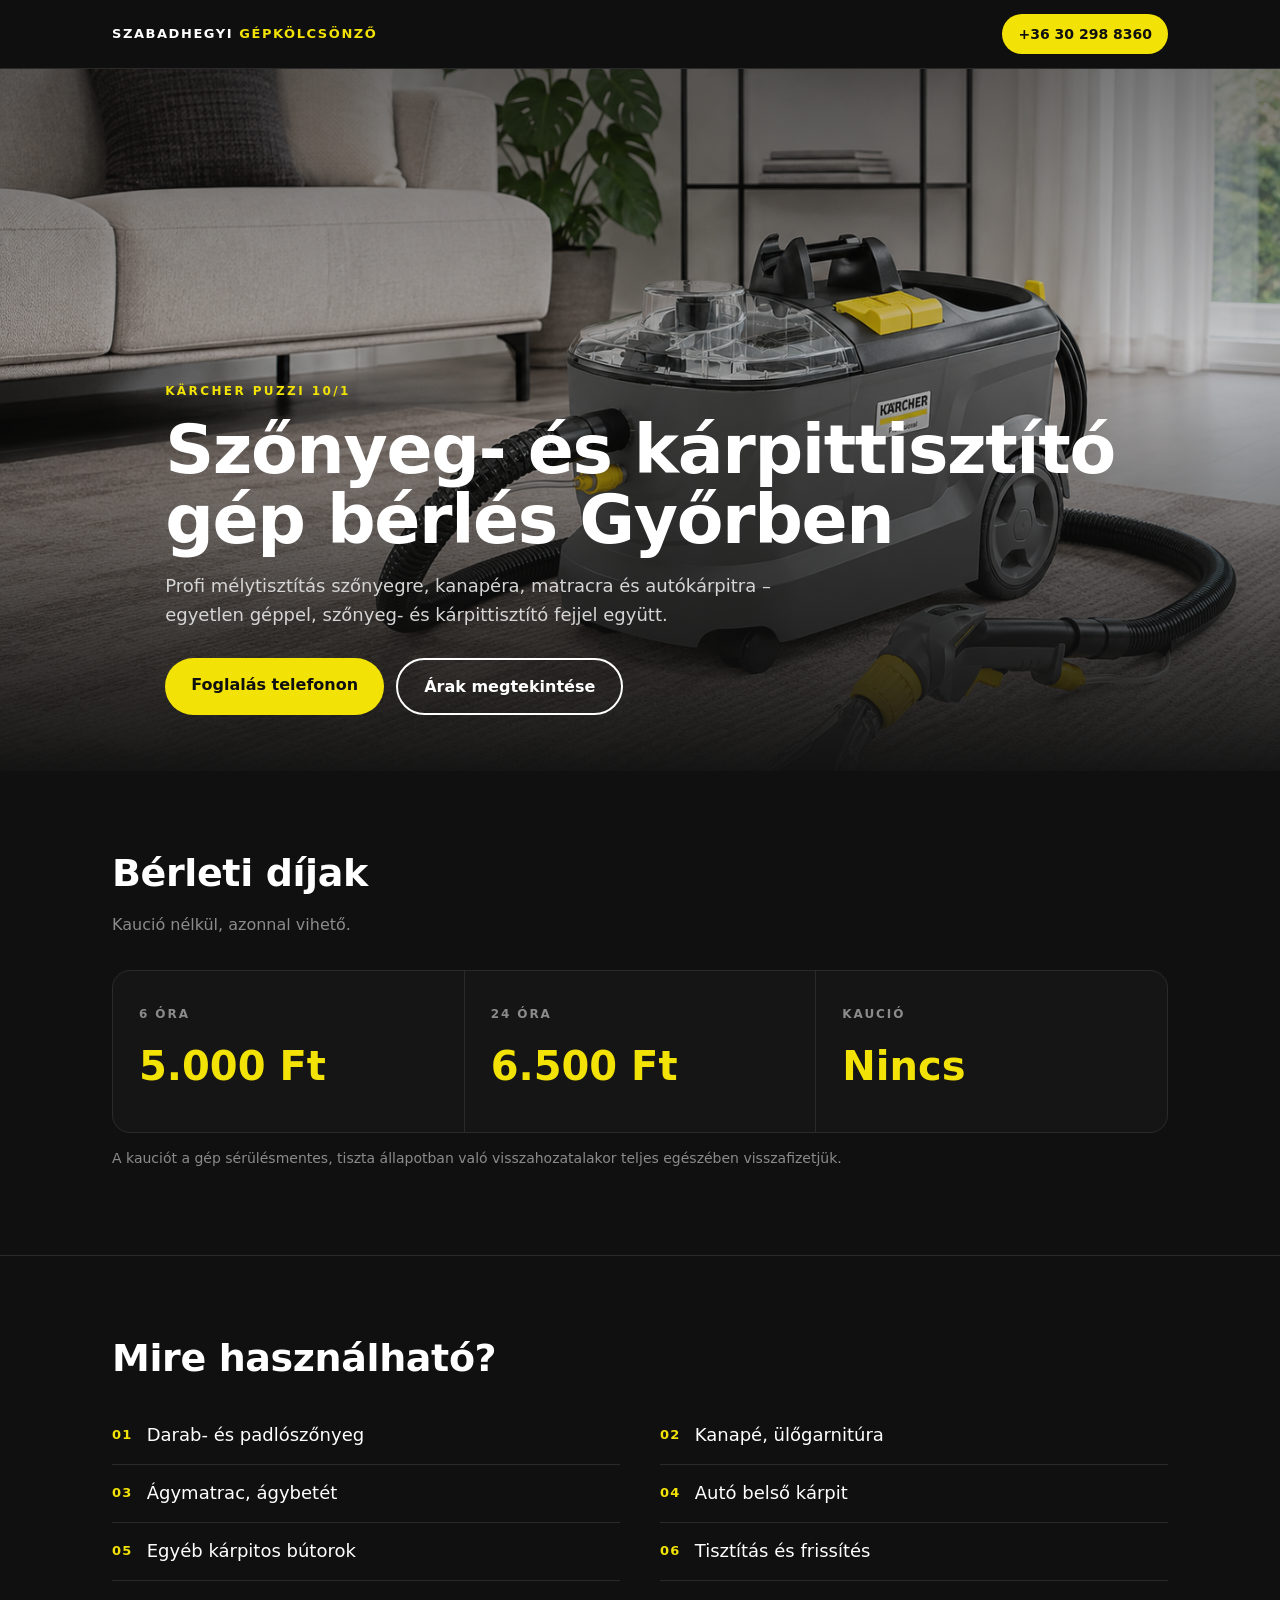
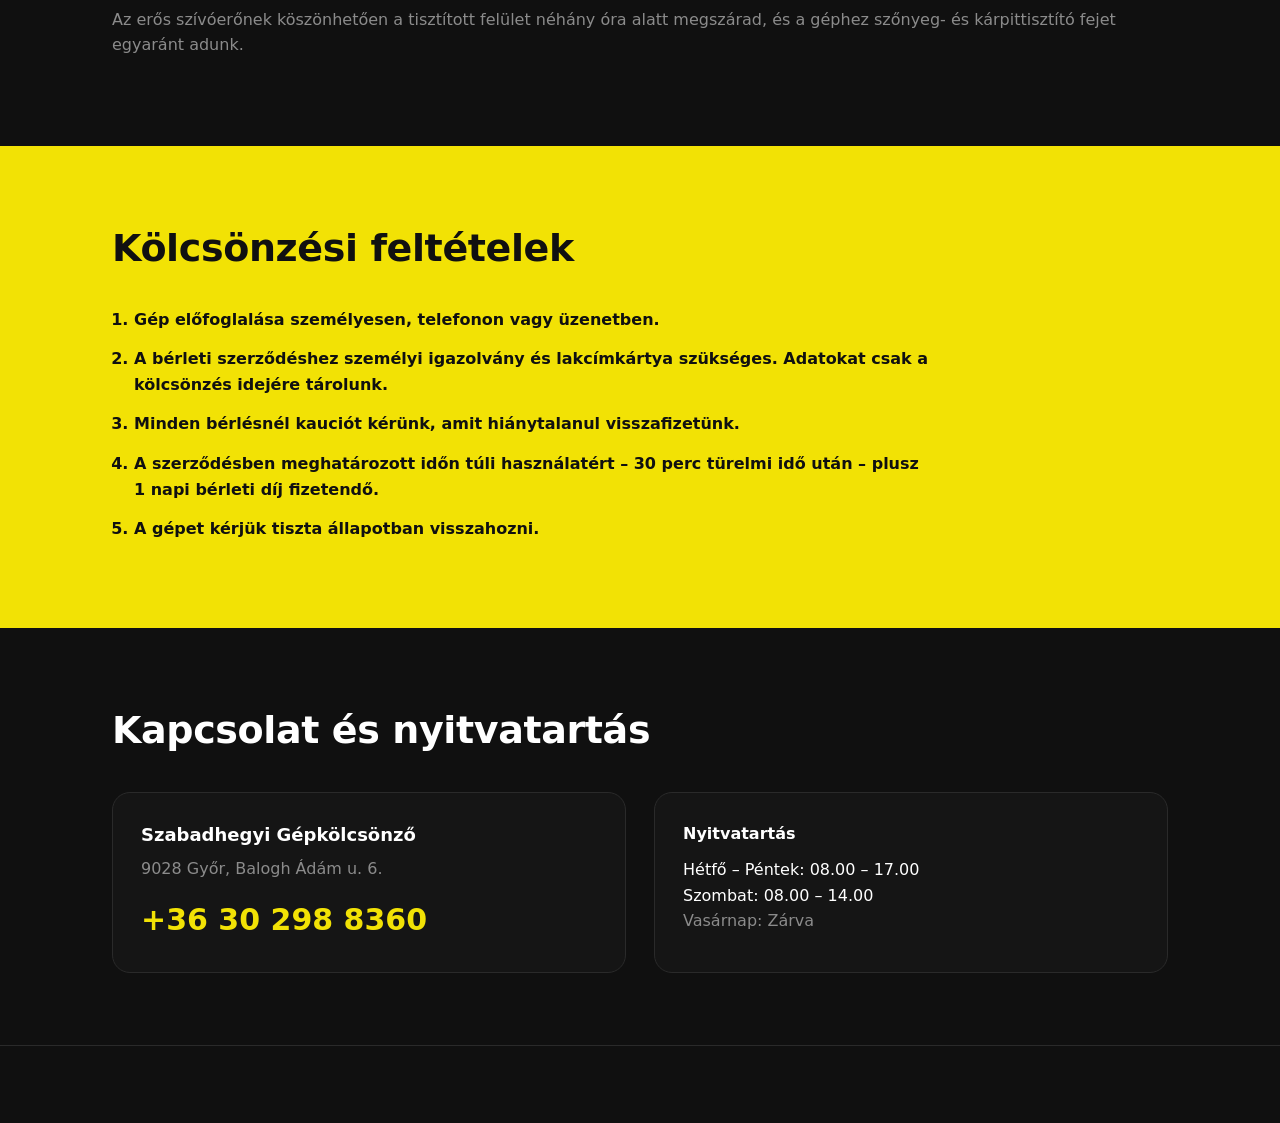
<file: public/static/index2.html>
<!doctype html>
<html lang="hu">
<head>
<meta name="robots" content="noindex, nofollow" />
<meta charset="utf-8" />
<meta name="viewport" content="width=device-width, initial-scale=1" />
<title>Kärcher Puzzi 10/1 bérlés Győr – Szabadhegyi Gépkölcsönző</title>
<meta name="description" content="Kärcher Puzzi 10/1 szőnyeg- és kárpittisztító gép bérlése Győrben. 6.500 Ft / 24 óra, 5.000 Ft / 6 óra. 9028 Győr, Balogh Ádám u. 6. Tel.: +36 30 298 8360." />
<meta property="og:title" content="Kärcher Puzzi 10/1 bérlés Győr" />
<meta property="og:description" content="Szőnyeg- és kárpittisztító gép kölcsönzés Győrben. 6.500 Ft / 24 óra. Hívjon: +36 30 298 8360." />
<meta property="og:type" content="website" />
<meta name="twitter:card" content="summary_large_image" />
<style>
  :root{--sarga:#F2E205;--sotet:#101010;--szurke:#8b8b8b;--vonal:#2a2a2a}
  *{box-sizing:border-box}
  body{margin:0;background:var(--sotet);color:#fff;font-family:system-ui,-apple-system,"Segoe UI",Arial,sans-serif;line-height:1.6}
  .wrap{max-width:1100px;margin:0 auto;padding:0 22px}
  a{color:inherit}
  .nav{position:sticky;top:0;z-index:9;background:rgba(16,16,16,.9);backdrop-filter:blur(8px);border-bottom:1px solid var(--vonal)}
  .nav .wrap{display:flex;align-items:center;justify-content:space-between;gap:12px;padding:14px 22px}
  .logo{font-weight:900;letter-spacing:.12em;text-transform:uppercase;font-size:13px}
  .logo b{color:var(--sarga)}
  .call{background:var(--sarga);color:#101010;font-weight:900;padding:9px 16px;border-radius:999px;text-decoration:none;font-size:14px}
  .hero{position:relative;min-height:78vh;display:flex;align-items:flex-end;background:url('puzzi-hero.png') center/cover no-repeat}
  .hero::after{content:"";position:absolute;inset:0;background:linear-gradient(180deg,rgba(16,16,16,.55) 0%,rgba(16,16,16,.2) 40%,rgba(16,16,16,.97) 100%)}
  .hero .wrap{position:relative;z-index:2;padding-bottom:56px;padding-top:120px}
  .kicsi{color:var(--sarga);font-weight:900;letter-spacing:.2em;text-transform:uppercase;font-size:12px}
  h1{font-size:clamp(34px,6vw,68px);line-height:1.02;margin:14px 0 0;font-weight:900;letter-spacing:-.02em}
  .lead{max-width:620px;color:#d5d5d5;font-size:18px;margin-top:18px}
  .gombok{display:flex;flex-wrap:wrap;gap:12px;margin-top:28px}
  .btn{display:inline-block;padding:14px 26px;border-radius:999px;text-decoration:none;font-weight:900}
  .btn.p{background:var(--sarga);color:#101010}
  .btn.o{border:2px solid #fff;color:#fff}
  section{padding:72px 0}
  h2{font-size:clamp(24px,3.4vw,38px);font-weight:900;margin:0 0 8px;letter-spacing:-.01em}
  .arak{display:grid;gap:1px;background:var(--vonal);border:1px solid var(--vonal);border-radius:18px;overflow:hidden;margin-top:32px}
  .ar{background:#151515;padding:34px 26px}
  .ar span{display:block;color:var(--szurke);text-transform:uppercase;font-size:12px;letter-spacing:.16em;font-weight:800}
  .ar strong{display:block;font-size:40px;margin-top:10px;font-weight:900;color:var(--sarga)}
  .hasznalat{display:grid;gap:14px;margin:32px 0 0;padding:0;list-style:none}
  .hasznalat li{display:flex;gap:14px;align-items:center;border-bottom:1px solid var(--vonal);padding-bottom:14px;font-size:18px}
  .hasznalat li b{color:var(--sarga);font-size:13px;letter-spacing:.1em}
  .felt{background:var(--sarga);color:#101010}
  .felt ol{margin:28px 0 0;padding-left:22px;font-weight:600;max-width:820px}
  .felt li{margin-bottom:14px}
  .kap{display:grid;gap:28px;margin-top:32px}
  .kap div{border:1px solid var(--vonal);border-radius:18px;padding:28px;background:#151515}
  .tel{display:block;margin-top:14px;font-size:30px;font-weight:900;color:var(--sarga);text-decoration:none}
  footer{border-top:1px solid var(--vonal);padding:28px 0;color:var(--szurke);font-size:13px;text-align:center}
  @media(min-width:760px){.arak{grid-template-columns:repeat(3,1fr)}.hasznalat{grid-template-columns:1fr 1fr;gap:14px 40px}.kap{grid-template-columns:1fr 1fr}}
</style>
</head>
<body>
<div class="nav"><div class="wrap">
  <div class="logo">Szabadhegyi <b>Gépkölcsönző</b></div>
  <a class="call" href="tel:+36302988360">+36 30 298 8360</a>
</div></div>

<header class="hero"><div class="wrap">
  <p class="kicsi">Kärcher Puzzi 10/1</p>
  <h1>Szőnyeg- és kárpittisztító<br>gép bérlés Győrben</h1>
  <p class="lead">Profi mélytisztítás szőnyegre, kanapéra, matracra és autókárpitra – egyetlen géppel, szőnyeg- és kárpittisztító fejjel együtt.</p>
  <div class="gombok">
    <a class="btn p" href="tel:+36302988360">Foglalás telefonon</a>
    <a class="btn o" href="#arak">Árak megtekintése</a>
  </div>
</div></header>

<main>
<section id="arak"><div class="wrap">
  <h2>Bérleti díjak</h2>
  <p style="color:var(--szurke);margin:0">Kaució nélkül, azonnal vihető.</p>
  <div class="arak">
    <div class="ar"><span>6 óra</span><strong>5.000 Ft</strong></div>
    <div class="ar"><span>24 óra</span><strong>6.500 Ft</strong></div>
    <div class="ar"><span>Kaució</span><strong>Nincs</strong></div>
  </div>
  <p style="color:var(--szurke);font-size:14px">A kauciót a gép sérülésmentes, tiszta állapotban való visszahozatalakor teljes egészében visszafizetjük.</p>
</div></section>

<section style="border-top:1px solid var(--vonal)"><div class="wrap">
  <h2>Mire használható?</h2>
  <ul class="hasznalat">
    <li><b>01</b> Darab- és padlószőnyeg</li>
    <li><b>02</b> Kanapé, ülőgarnitúra</li>
    <li><b>03</b> Ágymatrac, ágybetét</li>
    <li><b>04</b> Autó belső kárpit</li>
    <li><b>05</b> Egyéb kárpitos bútorok</li>
    <li><b>06</b> Tisztítás és frissítés</li>
  </ul>
  <p style="color:var(--szurke);margin-top:26px">Az erős szívóerőnek köszönhetően a tisztított felület néhány óra alatt megszárad, és a géphez szőnyeg- és kárpittisztító fejet egyaránt adunk.</p>
</div></section>

<section class="felt"><div class="wrap">
  <h2>Kölcsönzési feltételek</h2>
  <ol>
    <li>Gép előfoglalása személyesen, telefonon vagy üzenetben.</li>
    <li>A bérleti szerződéshez személyi igazolvány és lakcímkártya szükséges. Adatokat csak a kölcsönzés idejére tárolunk.</li>
    <li>Minden bérlésnél kauciót kérünk, amit hiánytalanul visszafizetünk.</li>
    <li>A szerződésben meghatározott időn túli használatért – 30 perc türelmi idő után – plusz 1 napi bérleti díj fizetendő.</li>
    <li>A gépet kérjük tiszta állapotban visszahozni.</li>
  </ol>
</div></section>

<section><div class="wrap">
  <h2>Kapcsolat és nyitvatartás</h2>
  <div class="kap">
    <div>
      <p style="font-size:18px;font-weight:800;margin:0">Szabadhegyi Gépkölcsönző</p>
      <p style="color:var(--szurke);margin:6px 0 0">9028 Győr, Balogh Ádám u. 6.</p>
      <a class="tel" href="tel:+36302988360">+36 30 298 8360</a>
    </div>
    <div>
      <p style="font-weight:800;margin:0">Nyitvatartás</p>
      <p style="margin:10px 0 0">Hétfő – Péntek: 08.00 – 17.00</p>
      <p style="margin:0">Szombat: 08.00 – 14.00</p>
      <p style="margin:0;color:var(--szurke)">Vasárnap: Zárva</p>
    </div>
  </div>
</div></section>
</main>
<footer>&nbsp;</footer>
</body>
</html>
</file>
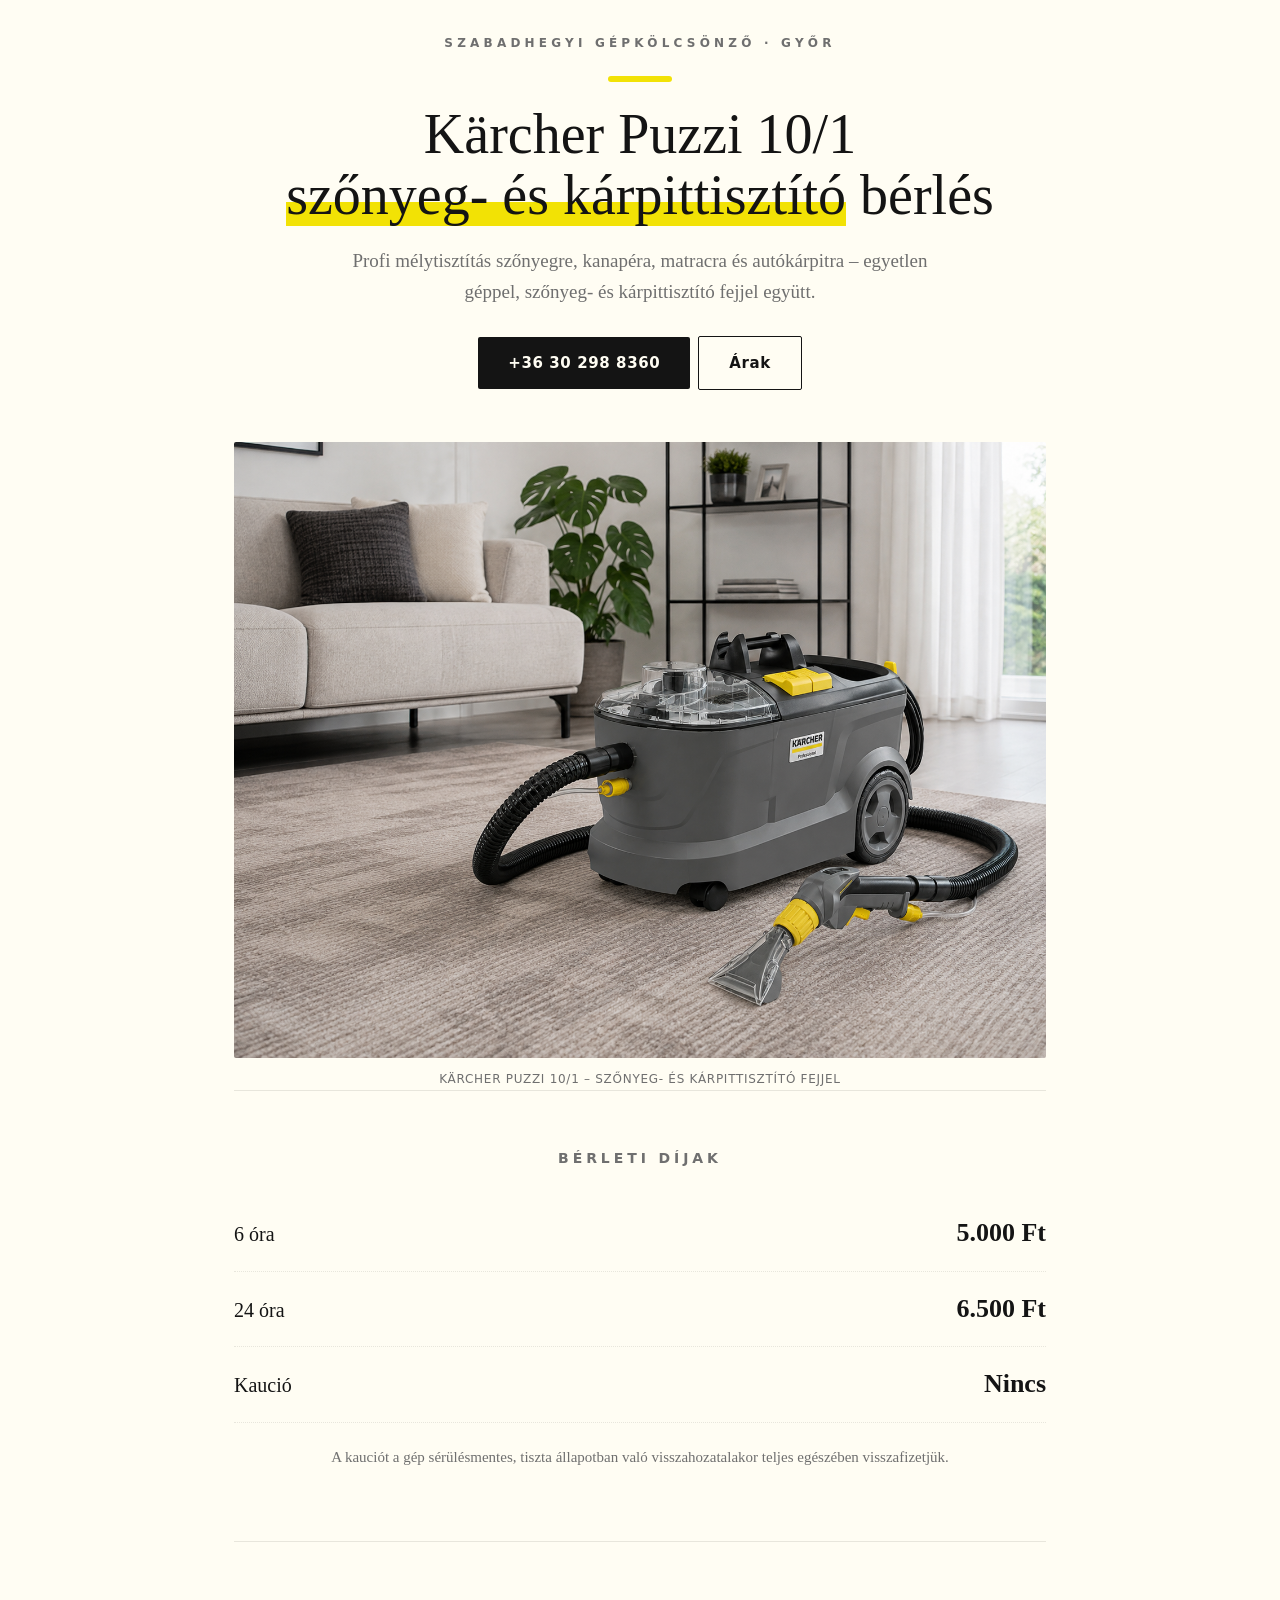
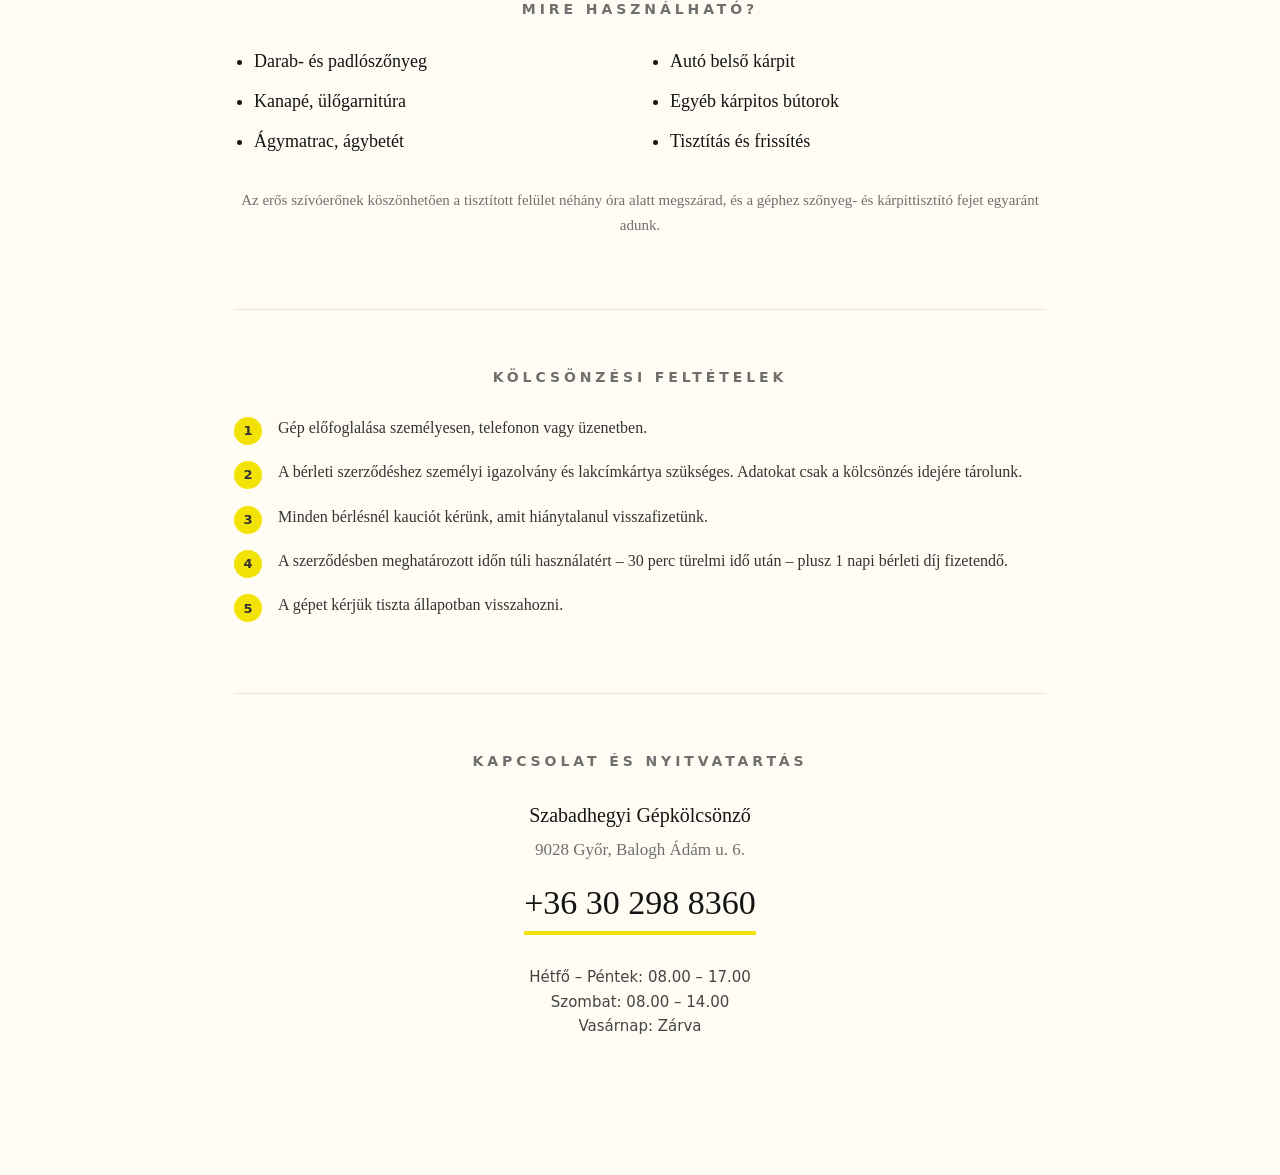
<file: public/static/index3.html>
<!doctype html>
<html lang="hu">
<head>
<meta name="robots" content="noindex, nofollow" />
<meta charset="utf-8" />
<meta name="viewport" content="width=device-width, initial-scale=1" />
<title>Kärcher Puzzi 10/1 bérlés Győr – Szabadhegyi Gépkölcsönző</title>
<meta name="description" content="Kärcher Puzzi 10/1 szőnyeg- és kárpittisztító gép bérlése Győrben. 6.500 Ft / 24 óra, 5.000 Ft / 6 óra. 9028 Győr, Balogh Ádám u. 6. Tel.: +36 30 298 8360." />
<meta property="og:title" content="Kärcher Puzzi 10/1 bérlés Győr" />
<meta property="og:description" content="Szőnyeg- és kárpittisztító gép kölcsönzés Győrben. 6.500 Ft / 24 óra. Hívjon: +36 30 298 8360." />
<meta property="og:type" content="website" />
<meta name="twitter:card" content="summary_large_image" />
<style>
  :root{--sarga:#F2E205;--tinta:#141414;--halvany:#6f6f6f;--vonal:#e8e6dc}
  *{box-sizing:border-box}
  body{margin:0;background:#fffdf3;color:var(--tinta);font-family:Georgia,"Times New Roman",serif;line-height:1.65}
  .wrap{max-width:860px;margin:0 auto;padding:0 24px}
  a{color:inherit}
  .top{text-align:center;padding:34px 0 0}
  .top .nev{font-family:system-ui,Arial,sans-serif;font-size:12px;letter-spacing:.35em;text-transform:uppercase;font-weight:700;color:var(--halvany)}
  .csik{width:64px;height:6px;background:var(--sarga);margin:22px auto 0;border-radius:3px}
  h1{font-size:clamp(32px,6vw,56px);line-height:1.1;text-align:center;margin:22px 0 0;font-weight:400}
  h1 em{font-style:normal;background:linear-gradient(transparent 62%,var(--sarga) 62%)}
  .alcim{text-align:center;color:var(--halvany);font-size:19px;max-width:600px;margin:18px auto 0}
  .kozep{text-align:center;margin-top:28px}
  .btn{font-family:system-ui,Arial,sans-serif;display:inline-block;background:var(--tinta);color:#fffdf3;padding:14px 30px;text-decoration:none;font-weight:700;font-size:15px;letter-spacing:.04em;border-radius:2px}
  .btn.v{background:transparent;color:var(--tinta);border:1px solid var(--tinta);margin-left:8px}
  figure{margin:52px 0 0}
  figure img{width:100%;height:auto;display:block;border-radius:2px}
  figcaption{font-family:system-ui,Arial,sans-serif;font-size:12px;color:var(--halvany);text-align:center;margin-top:12px;letter-spacing:.06em;text-transform:uppercase}
  section{padding:56px 0;border-top:1px solid var(--vonal)}
  h2{font-size:14px;font-family:system-ui,Arial,sans-serif;letter-spacing:.28em;text-transform:uppercase;color:var(--halvany);margin:0 0 26px;text-align:center;font-weight:700}
  .arsor{display:flex;justify-content:space-between;align-items:baseline;border-bottom:1px dotted var(--vonal);padding:16px 0;font-size:20px}
  .arsor b{font-size:26px}
  .megj{color:var(--halvany);font-size:15px;margin-top:22px;text-align:center}
  .hasznal{columns:2;column-gap:40px;margin:0;padding:0 0 0 20px;font-size:18px}
  .hasznal li{margin-bottom:10px;break-inside:avoid}
  .felt{counter-reset:f;list-style:none;padding:0;margin:0}
  .felt li{position:relative;padding-left:44px;margin-bottom:18px;color:#333}
  .felt li::before{counter-increment:f;content:counter(f);position:absolute;left:0;top:2px;width:28px;height:28px;background:var(--sarga);border-radius:50%;font-family:system-ui,Arial,sans-serif;font-size:13px;font-weight:800;display:flex;align-items:center;justify-content:center}
  .kap{text-align:center}
  .tel{display:inline-block;margin-top:10px;font-size:34px;text-decoration:none;border-bottom:4px solid var(--sarga)}
  .nyitva{margin-top:30px;font-family:system-ui,Arial,sans-serif;font-size:15px;color:#444}
  footer{padding:30px 0;text-align:center;color:var(--halvany);font-size:12px}
  @media(max-width:600px){.hasznal{columns:1}}
</style>
</head>
<body>
<div class="wrap">
  <div class="top">
    <div class="nev">Szabadhegyi Gépkölcsönző · Győr</div>
    <div class="csik"></div>
    <h1>Kärcher Puzzi 10/1<br><em>szőnyeg- és kárpittisztító</em> bérlés</h1>
    <p class="alcim">Profi mélytisztítás szőnyegre, kanapéra, matracra és autókárpitra – egyetlen géppel, szőnyeg- és kárpittisztító fejjel együtt.</p>
    <p class="kozep"><a class="btn" href="tel:+36302988360">+36 30 298 8360</a><a class="btn v" href="#arak">Árak</a></p>
  </div>
  <figure>
    <img src="puzzi-hero.png" width="1441" height="1092" alt="Kärcher Puzzi 10/1 szőnyeg- és kárpittisztító gép bérlés Győr" />
    <figcaption>Kärcher Puzzi 10/1 – szőnyeg- és kárpittisztító fejjel</figcaption>
  </figure>

  <section id="arak">
    <h2>Bérleti díjak</h2>
    <div class="arsor"><span>6 óra</span><b>5.000 Ft</b></div>
    <div class="arsor"><span>24 óra</span><b>6.500 Ft</b></div>
    <div class="arsor"><span>Kaució</span><b>Nincs</b></div>
    <p class="megj">A kauciót a gép sérülésmentes, tiszta állapotban való visszahozatalakor teljes egészében visszafizetjük.</p>
  </section>

  <section>
    <h2>Mire használható?</h2>
    <ul class="hasznal">
      <li>Darab- és padlószőnyeg</li>
      <li>Kanapé, ülőgarnitúra</li>
      <li>Ágymatrac, ágybetét</li>
      <li>Autó belső kárpit</li>
      <li>Egyéb kárpitos bútorok</li>
      <li>Tisztítás és frissítés</li>
    </ul>
    <p class="megj">Az erős szívóerőnek köszönhetően a tisztított felület néhány óra alatt megszárad, és a géphez szőnyeg- és kárpittisztító fejet egyaránt adunk.</p>
  </section>

  <section>
    <h2>Kölcsönzési feltételek</h2>
    <ol class="felt">
      <li>Gép előfoglalása személyesen, telefonon vagy üzenetben.</li>
      <li>A bérleti szerződéshez személyi igazolvány és lakcímkártya szükséges. Adatokat csak a kölcsönzés idejére tárolunk.</li>
      <li>Minden bérlésnél kauciót kérünk, amit hiánytalanul visszafizetünk.</li>
      <li>A szerződésben meghatározott időn túli használatért – 30 perc türelmi idő után – plusz 1 napi bérleti díj fizetendő.</li>
      <li>A gépet kérjük tiszta állapotban visszahozni.</li>
    </ol>
  </section>

  <section class="kap">
    <h2>Kapcsolat és nyitvatartás</h2>
    <p style="margin:0;font-size:20px">Szabadhegyi Gépkölcsönző<br><span style="color:var(--halvany);font-size:17px">9028 Győr, Balogh Ádám u. 6.</span></p>
    <a class="tel" href="tel:+36302988360">+36 30 298 8360</a>
    <div class="nyitva">
      Hétfő – Péntek: 08.00 – 17.00<br>
      Szombat: 08.00 – 14.00<br>
      Vasárnap: Zárva
    </div>
  </section>
</div>
<footer>&nbsp;</footer>
</body>
</html>
</file>
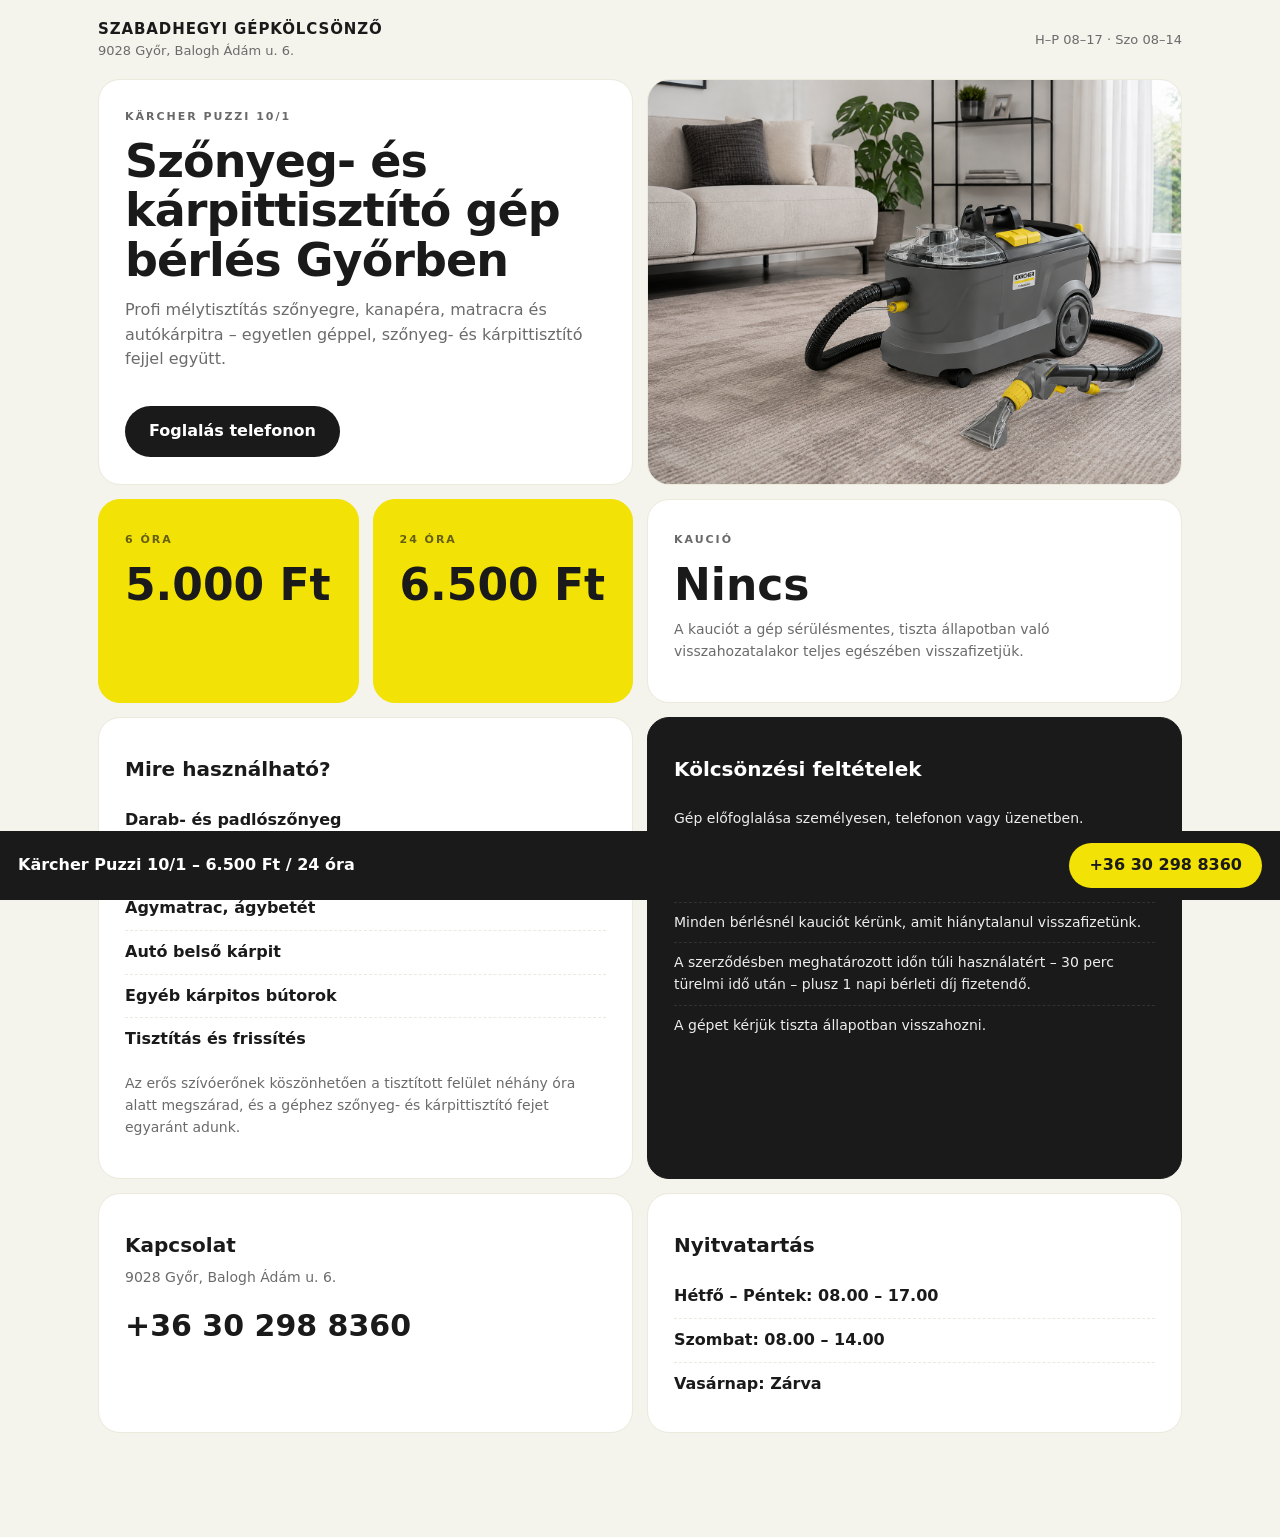
<file: public/static/index4.html>
<!doctype html>
<html lang="hu">
<head>
<meta name="robots" content="noindex, nofollow" />
<meta charset="utf-8" />
<meta name="viewport" content="width=device-width, initial-scale=1" />
<title>Kärcher Puzzi 10/1 bérlés Győr – Szabadhegyi Gépkölcsönző</title>
<meta name="description" content="Kärcher Puzzi 10/1 szőnyeg- és kárpittisztító gép bérlése Győrben. 6.500 Ft / 24 óra, 5.000 Ft / 6 óra. 9028 Győr, Balogh Ádám u. 6. Tel.: +36 30 298 8360." />
<meta property="og:title" content="Kärcher Puzzi 10/1 bérlés Győr" />
<meta property="og:description" content="Szőnyeg- és kárpittisztító gép kölcsönzés Győrben. 6.500 Ft / 24 óra. Hívjon: +36 30 298 8360." />
<meta property="og:type" content="website" />
<meta name="twitter:card" content="summary_large_image" />
<style>
  :root{--sarga:#F2E205;--sotet:#1A1A1A;--halvany:#6b6b6b;--vonal:#eceadd}
  *{box-sizing:border-box}
  body{margin:0;background:#f4f3ec;color:var(--sotet);font-family:system-ui,-apple-system,"Segoe UI",Arial,sans-serif;line-height:1.55;padding-bottom:78px}
  .wrap{max-width:1120px;margin:0 auto;padding:0 18px}
  a{color:inherit}
  .fej{display:flex;align-items:center;justify-content:space-between;gap:12px;padding:18px 0}
  .fej .nev{font-weight:900;text-transform:uppercase;letter-spacing:.06em;font-size:15px}
  .fej .cim{font-size:13px;color:var(--halvany)}
  .bento{display:grid;grid-template-columns:1fr;gap:14px;padding-bottom:26px}
  .box{background:#fff;border:1px solid var(--vonal);border-radius:22px;padding:26px}
  .box.sarga{background:var(--sarga);border-color:var(--sarga)}
  .box.fekete{background:var(--sotet);color:#fff;border-color:var(--sotet)}
  .box.kep{padding:0;overflow:hidden}
  .box.kep img{width:100%;height:100%;min-height:260px;object-fit:cover;display:block}
  .cimke{font-size:11px;font-weight:900;letter-spacing:.18em;text-transform:uppercase;opacity:.65}
  h1{font-size:clamp(28px,4.4vw,46px);line-height:1.08;margin:12px 0 0;font-weight:900;letter-spacing:-.02em}
  h2{font-size:20px;font-weight:900;margin:10px 0 0}
  .ar{font-size:44px;font-weight:900;line-height:1;margin:12px 0 0}
  .btn{display:inline-block;margin-top:18px;background:var(--sotet);color:#fff;padding:13px 24px;border-radius:999px;text-decoration:none;font-weight:800}
  .box.fekete .btn{background:var(--sarga);color:var(--sotet)}
  ul{margin:14px 0 0;padding:0;list-style:none}
  ul li{padding:9px 0;border-bottom:1px dashed var(--vonal);font-weight:600}
  ul li:last-child{border:0}
  .box.fekete ul li{border-color:#333;font-weight:500;opacity:.92;font-size:14px}
  .tel{display:block;margin-top:10px;font-size:30px;font-weight:900;text-decoration:none}
  .halvany{color:var(--halvany);font-size:14px;margin-top:12px}
  .sav{position:fixed;left:0;right:0;bottom:0;background:var(--sotet);color:#fff;padding:12px 18px;display:flex;align-items:center;justify-content:space-between;gap:12px;z-index:9}
  .sav a{background:var(--sarga);color:var(--sotet);font-weight:900;padding:10px 20px;border-radius:999px;text-decoration:none}
  @media(min-width:820px){
    .bento{grid-template-columns:repeat(4,1fr)}
    .b-hero{grid-column:span 2;grid-row:span 2;display:flex;flex-direction:column;justify-content:center}
    .b-kep{grid-column:span 2;grid-row:span 2}
    .b-ar{grid-column:span 1}
    .b-wide{grid-column:span 2}
    .b-2{grid-column:span 2}
  }
</style>
</head>
<body>
<div class="wrap">
  <div class="fej">
    <div>
      <div class="nev">Szabadhegyi Gépkölcsönző</div>
      <div class="cim">9028 Győr, Balogh Ádám u. 6.</div>
    </div>
    <div class="cim">H–P 08–17 · Szo 08–14</div>
  </div>

  <div class="bento">
    <div class="box b-hero">
      <span class="cimke">Kärcher Puzzi 10/1</span>
      <h1>Szőnyeg- és kárpittisztító gép bérlés Győrben</h1>
      <p class="halvany" style="font-size:16px">Profi mélytisztítás szőnyegre, kanapéra, matracra és autókárpitra – egyetlen géppel, szőnyeg- és kárpittisztító fejjel együtt.</p>
      <div><a class="btn" href="tel:+36302988360">Foglalás telefonon</a></div>
    </div>
    <div class="box kep b-kep">
      <img src="puzzi-hero.png" width="1441" height="1092" alt="Kärcher Puzzi 10/1 szőnyeg- és kárpittisztító gép bérlés Győr" />
    </div>

    <div class="box sarga b-ar"><span class="cimke">6 óra</span><p class="ar">5.000 Ft</p></div>
    <div class="box sarga b-ar"><span class="cimke">24 óra</span><p class="ar">6.500 Ft</p></div>
    <div class="box b-2"><span class="cimke">Kaució</span><p class="ar">Nincs</p><p class="halvany">A kauciót a gép sérülésmentes, tiszta állapotban való visszahozatalakor teljes egészében visszafizetjük.</p></div>

    <div class="box b-2">
      <h2>Mire használható?</h2>
      <ul>
        <li>Darab- és padlószőnyeg</li>
        <li>Kanapé, ülőgarnitúra</li>
        <li>Ágymatrac, ágybetét</li>
        <li>Autó belső kárpit</li>
        <li>Egyéb kárpitos bútorok</li>
        <li>Tisztítás és frissítés</li>
      </ul>
      <p class="halvany">Az erős szívóerőnek köszönhetően a tisztított felület néhány óra alatt megszárad, és a géphez szőnyeg- és kárpittisztító fejet egyaránt adunk.</p>
    </div>

    <div class="box fekete b-2">
      <h2>Kölcsönzési feltételek</h2>
      <ul>
        <li>Gép előfoglalása személyesen, telefonon vagy üzenetben.</li>
        <li>A bérleti szerződéshez személyi igazolvány és lakcímkártya szükséges. Adatokat csak a kölcsönzés idejére tárolunk.</li>
        <li>Minden bérlésnél kauciót kérünk, amit hiánytalanul visszafizetünk.</li>
        <li>A szerződésben meghatározott időn túli használatért – 30 perc türelmi idő után – plusz 1 napi bérleti díj fizetendő.</li>
        <li>A gépet kérjük tiszta állapotban visszahozni.</li>
      </ul>
    </div>

    <div class="box b-2">
      <h2>Kapcsolat</h2>
      <p class="halvany" style="margin-top:6px">9028 Győr, Balogh Ádám u. 6.</p>
      <a class="tel" href="tel:+36302988360">+36 30 298 8360</a>
    </div>
    <div class="box b-2">
      <h2>Nyitvatartás</h2>
      <ul>
        <li>Hétfő – Péntek: 08.00 – 17.00</li>
        <li>Szombat: 08.00 – 14.00</li>
        <li>Vasárnap: Zárva</li>
      </ul>
    </div>
  </div>
</div>

<div class="sav">
  <strong>Kärcher Puzzi 10/1 – 6.500 Ft / 24 óra</strong>
  <a href="tel:+36302988360">+36 30 298 8360</a>
</div>
</body>
</html>
</file>
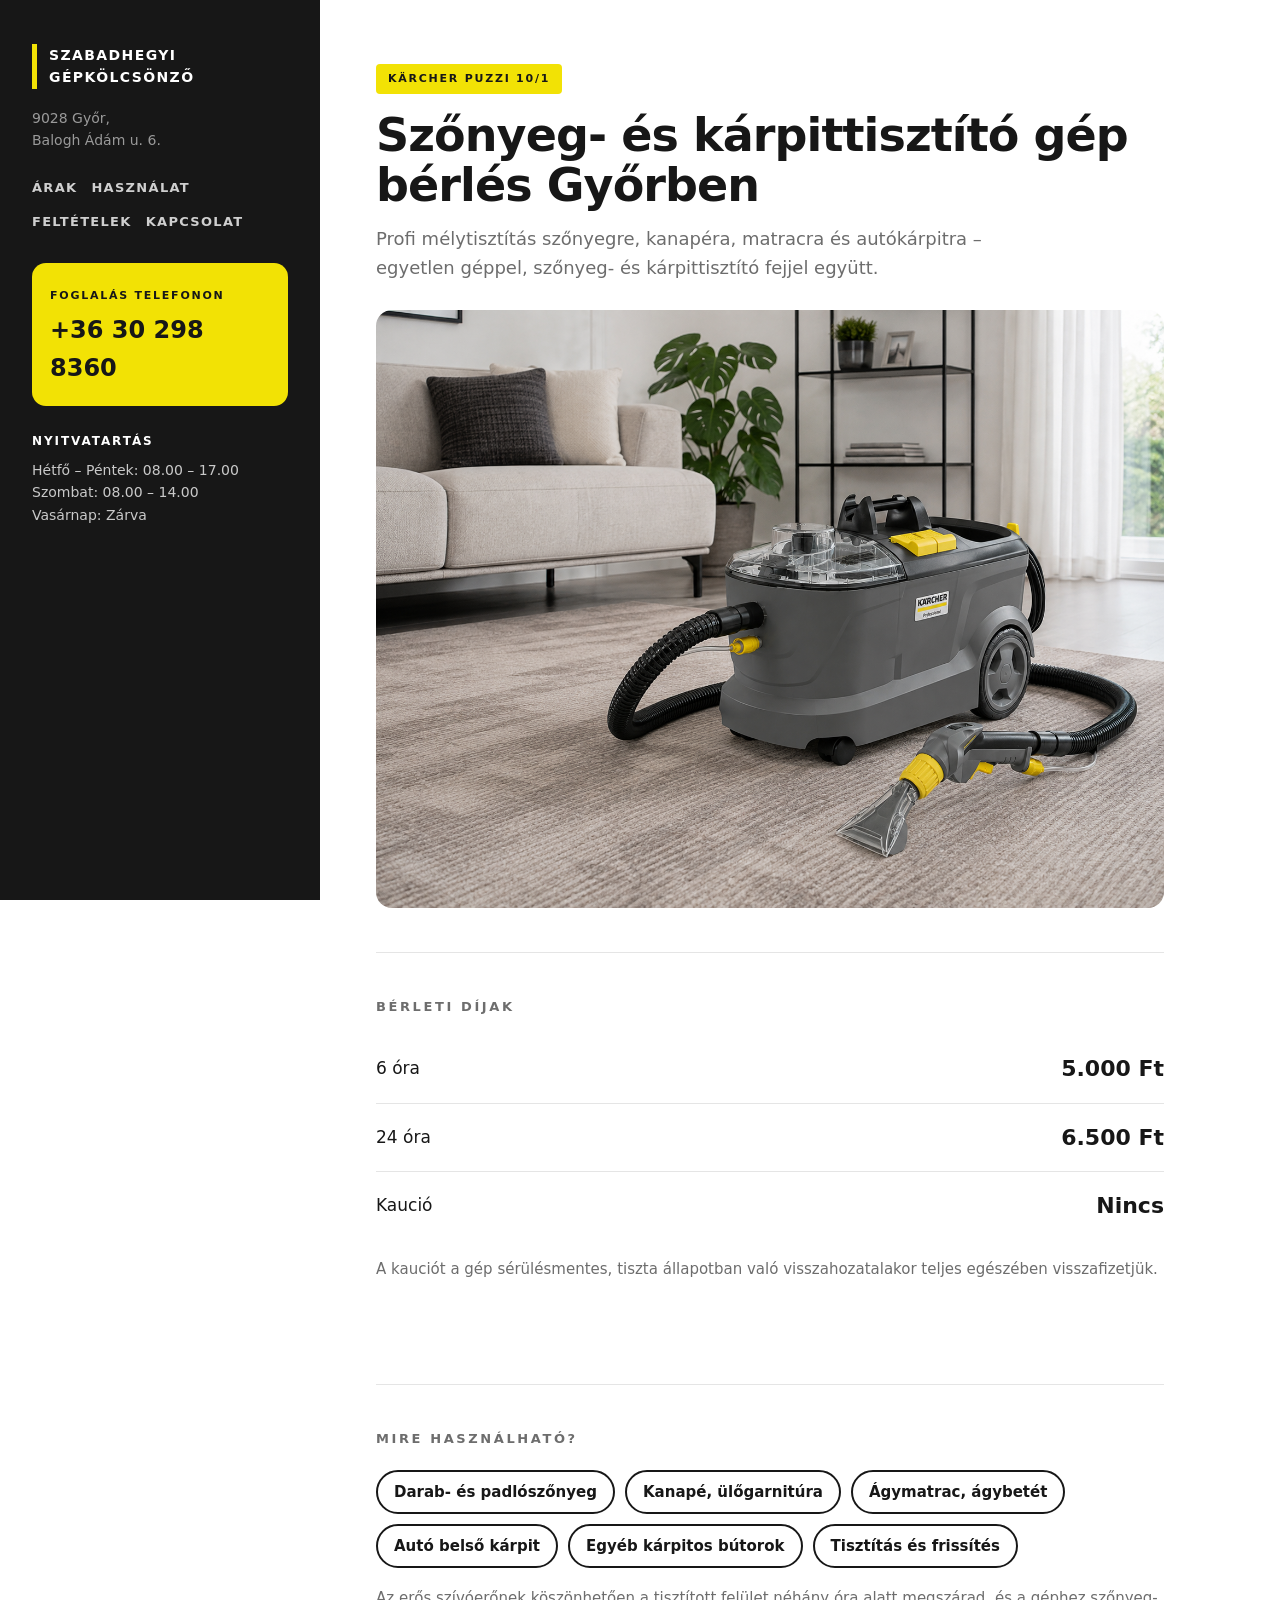
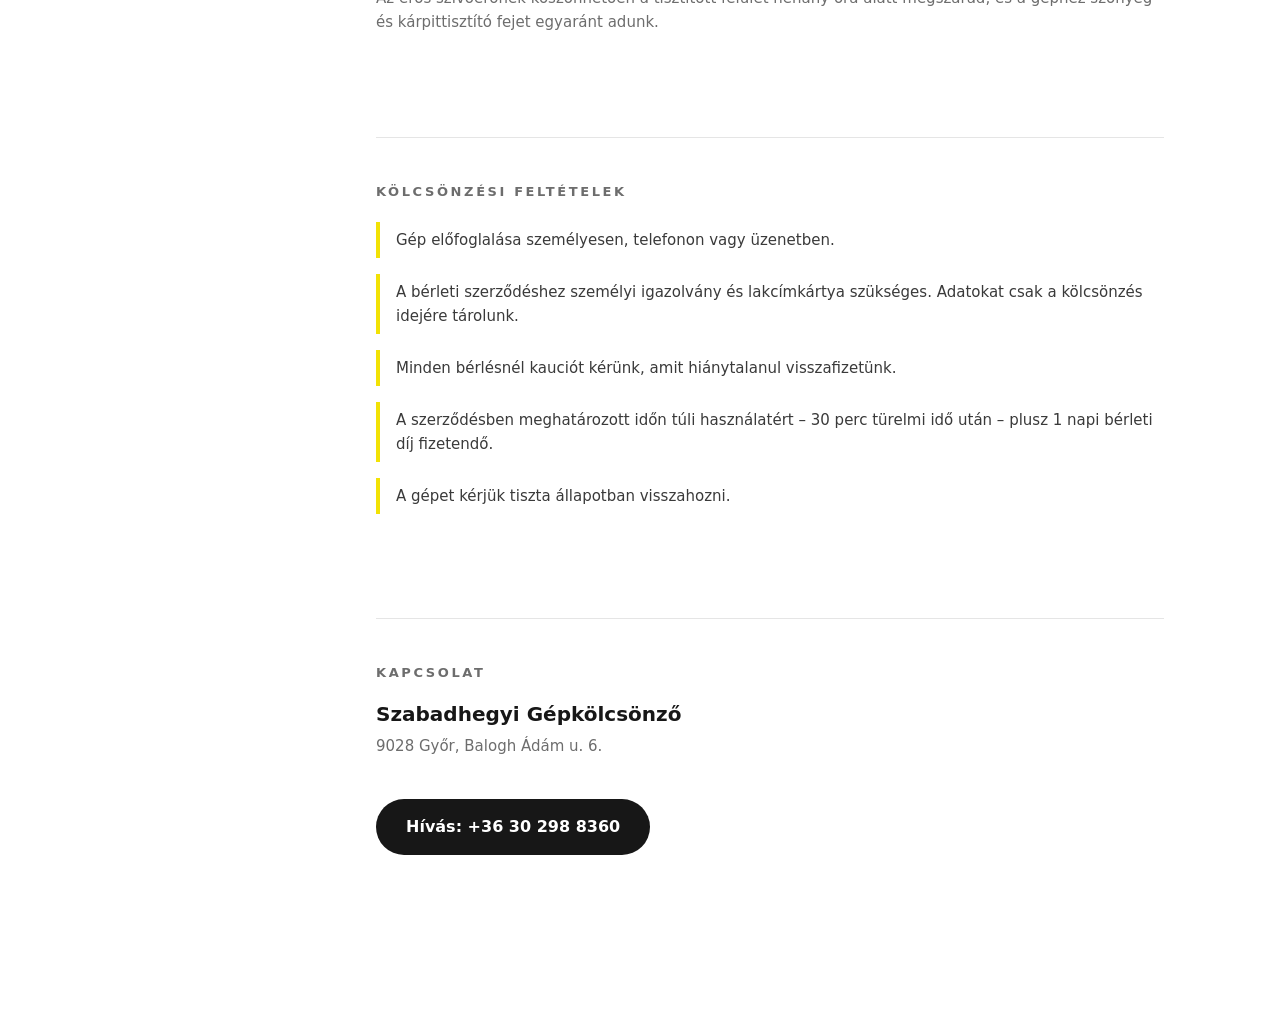
<file: public/static/index5.html>
<!doctype html>
<html lang="hu">
<head>
<meta name="robots" content="noindex, nofollow" />
<meta charset="utf-8" />
<meta name="viewport" content="width=device-width, initial-scale=1" />
<title>Kärcher Puzzi 10/1 bérlés Győr – Szabadhegyi Gépkölcsönző</title>
<meta name="description" content="Kärcher Puzzi 10/1 szőnyeg- és kárpittisztító gép bérlése Győrben. 6.500 Ft / 24 óra, 5.000 Ft / 6 óra. 9028 Győr, Balogh Ádám u. 6. Tel.: +36 30 298 8360." />
<meta property="og:title" content="Kärcher Puzzi 10/1 bérlés Győr" />
<meta property="og:description" content="Szőnyeg- és kárpittisztító gép kölcsönzés Győrben. 6.500 Ft / 24 óra. Hívjon: +36 30 298 8360." />
<meta property="og:type" content="website" />
<meta name="twitter:card" content="summary_large_image" />
<style>
  :root{--sarga:#F2E205;--sotet:#171717;--halvany:#6d6d6d;--vonal:#e5e5e5}
  *{box-sizing:border-box}
  body{margin:0;background:#fff;color:var(--sotet);font-family:system-ui,-apple-system,"Segoe UI",Arial,sans-serif;line-height:1.6}
  a{color:inherit}
  .layout{display:grid;grid-template-columns:1fr;min-height:100vh}
  aside{background:var(--sotet);color:#fff;padding:34px 26px}
  aside .logo{font-weight:900;text-transform:uppercase;letter-spacing:.1em;font-size:14px;border-left:5px solid var(--sarga);padding-left:12px}
  aside .cim{color:#9a9a9a;font-size:14px;margin-top:18px}
  aside nav{margin-top:26px;display:flex;flex-wrap:wrap;gap:14px}
  aside nav a{font-size:13px;font-weight:700;text-transform:uppercase;letter-spacing:.1em;text-decoration:none;color:#cfcfcf}
  aside nav a:hover{color:var(--sarga)}
  .telbox{margin-top:30px;background:var(--sarga);color:var(--sotet);border-radius:14px;padding:18px}
  .telbox span{font-size:11px;font-weight:900;letter-spacing:.16em;text-transform:uppercase}
  .telbox a{display:block;font-size:24px;font-weight:900;text-decoration:none;margin-top:4px}
  .nyit{margin-top:26px;font-size:14px;color:#c9c9c9}
  .nyit b{display:block;color:#fff;font-size:12px;letter-spacing:.16em;text-transform:uppercase;margin-bottom:8px}
  main{padding:38px 26px 60px;max-width:900px}
  .cimke{display:inline-block;background:var(--sarga);font-size:11px;font-weight:900;letter-spacing:.16em;text-transform:uppercase;padding:6px 12px;border-radius:4px}
  h1{font-size:clamp(30px,4vw,46px);line-height:1.1;margin:16px 0 0;font-weight:900;letter-spacing:-.02em}
  .lead{color:var(--halvany);font-size:18px;margin-top:14px;max-width:640px}
  .hero img{width:100%;height:auto;display:block;border-radius:16px;margin-top:28px}
  h2{font-size:13px;letter-spacing:.2em;text-transform:uppercase;color:var(--halvany);margin:0;font-weight:900}
  section{padding:44px 0;border-top:1px solid var(--vonal);margin-top:44px}
  .tabla{width:100%;border-collapse:collapse;margin-top:18px}
  .tabla td{padding:16px 0;border-bottom:1px solid var(--vonal);font-size:17px}
  .tabla td:last-child{text-align:right;font-weight:900;font-size:22px}
  .tabla tr:last-child td{border-bottom:0}
  .chips{display:flex;flex-wrap:wrap;gap:10px;margin-top:20px}
  .chips span{border:2px solid var(--sotet);border-radius:999px;padding:8px 16px;font-weight:700;font-size:15px}
  .halvany{color:var(--halvany);font-size:15px;margin-top:18px}
  .felt{margin:20px 0 0;padding:0;list-style:none}
  .felt li{border-left:4px solid var(--sarga);padding:6px 0 6px 16px;margin-bottom:16px;font-size:15px;color:#3a3a3a}
  .cta{margin-top:26px;display:inline-block;background:var(--sotet);color:#fff;font-weight:900;padding:15px 30px;border-radius:999px;text-decoration:none}
  footer{color:var(--halvany);font-size:12px;padding-top:30px}
  @media(min-width:900px){
    .layout{grid-template-columns:320px 1fr}
    aside{position:sticky;top:0;height:100vh;padding:44px 32px}
    main{padding:64px 56px 80px}
  }
</style>
</head>
<body>
<div class="layout">
  <aside>
    <div class="logo">Szabadhegyi<br>Gépkölcsönző</div>
    <p class="cim">9028 Győr,<br>Balogh Ádám u. 6.</p>
    <nav>
      <a href="#arak">Árak</a>
      <a href="#hasznalat">Használat</a>
      <a href="#feltetelek">Feltételek</a>
      <a href="#kapcsolat">Kapcsolat</a>
    </nav>
    <div class="telbox">
      <span>Foglalás telefonon</span>
      <a href="tel:+36302988360">+36 30 298 8360</a>
    </div>
    <div class="nyit">
      <b>Nyitvatartás</b>
      Hétfő – Péntek: 08.00 – 17.00<br>
      Szombat: 08.00 – 14.00<br>
      Vasárnap: Zárva
    </div>
  </aside>

  <main>
    <span class="cimke">Kärcher Puzzi 10/1</span>
    <h1>Szőnyeg- és kárpittisztító gép bérlés Győrben</h1>
    <p class="lead">Profi mélytisztítás szőnyegre, kanapéra, matracra és autókárpitra – egyetlen géppel, szőnyeg- és kárpittisztító fejjel együtt.</p>
    <div class="hero">
      <img src="puzzi-hero.png" width="1441" height="1092" alt="Kärcher Puzzi 10/1 szőnyeg- és kárpittisztító gép bérlés Győr" />
    </div>

    <section id="arak">
      <h2>Bérleti díjak</h2>
      <table class="tabla">
        <tr><td>6 óra</td><td>5.000 Ft</td></tr>
        <tr><td>24 óra</td><td>6.500 Ft</td></tr>
        <tr><td>Kaució</td><td>Nincs</td></tr>
      </table>
      <p class="halvany">A kauciót a gép sérülésmentes, tiszta állapotban való visszahozatalakor teljes egészében visszafizetjük.</p>
    </section>

    <section id="hasznalat">
      <h2>Mire használható?</h2>
      <div class="chips">
        <span>Darab- és padlószőnyeg</span>
        <span>Kanapé, ülőgarnitúra</span>
        <span>Ágymatrac, ágybetét</span>
        <span>Autó belső kárpit</span>
        <span>Egyéb kárpitos bútorok</span>
        <span>Tisztítás és frissítés</span>
      </div>
      <p class="halvany">Az erős szívóerőnek köszönhetően a tisztított felület néhány óra alatt megszárad, és a géphez szőnyeg- és kárpittisztító fejet egyaránt adunk.</p>
    </section>

    <section id="feltetelek">
      <h2>Kölcsönzési feltételek</h2>
      <ul class="felt">
        <li>Gép előfoglalása személyesen, telefonon vagy üzenetben.</li>
        <li>A bérleti szerződéshez személyi igazolvány és lakcímkártya szükséges. Adatokat csak a kölcsönzés idejére tárolunk.</li>
        <li>Minden bérlésnél kauciót kérünk, amit hiánytalanul visszafizetünk.</li>
        <li>A szerződésben meghatározott időn túli használatért – 30 perc türelmi idő után – plusz 1 napi bérleti díj fizetendő.</li>
        <li>A gépet kérjük tiszta állapotban visszahozni.</li>
      </ul>
    </section>

    <section id="kapcsolat">
      <h2>Kapcsolat</h2>
      <p style="font-size:20px;font-weight:800;margin:14px 0 0">Szabadhegyi Gépkölcsönző</p>
      <p class="halvany" style="margin-top:4px">9028 Győr, Balogh Ádám u. 6.</p>
      <a class="cta" href="tel:+36302988360">Hívás: +36 30 298 8360</a>
    </section>

    <footer>&nbsp;</footer>
  </main>
</div>
</body>
</html>
</file>
